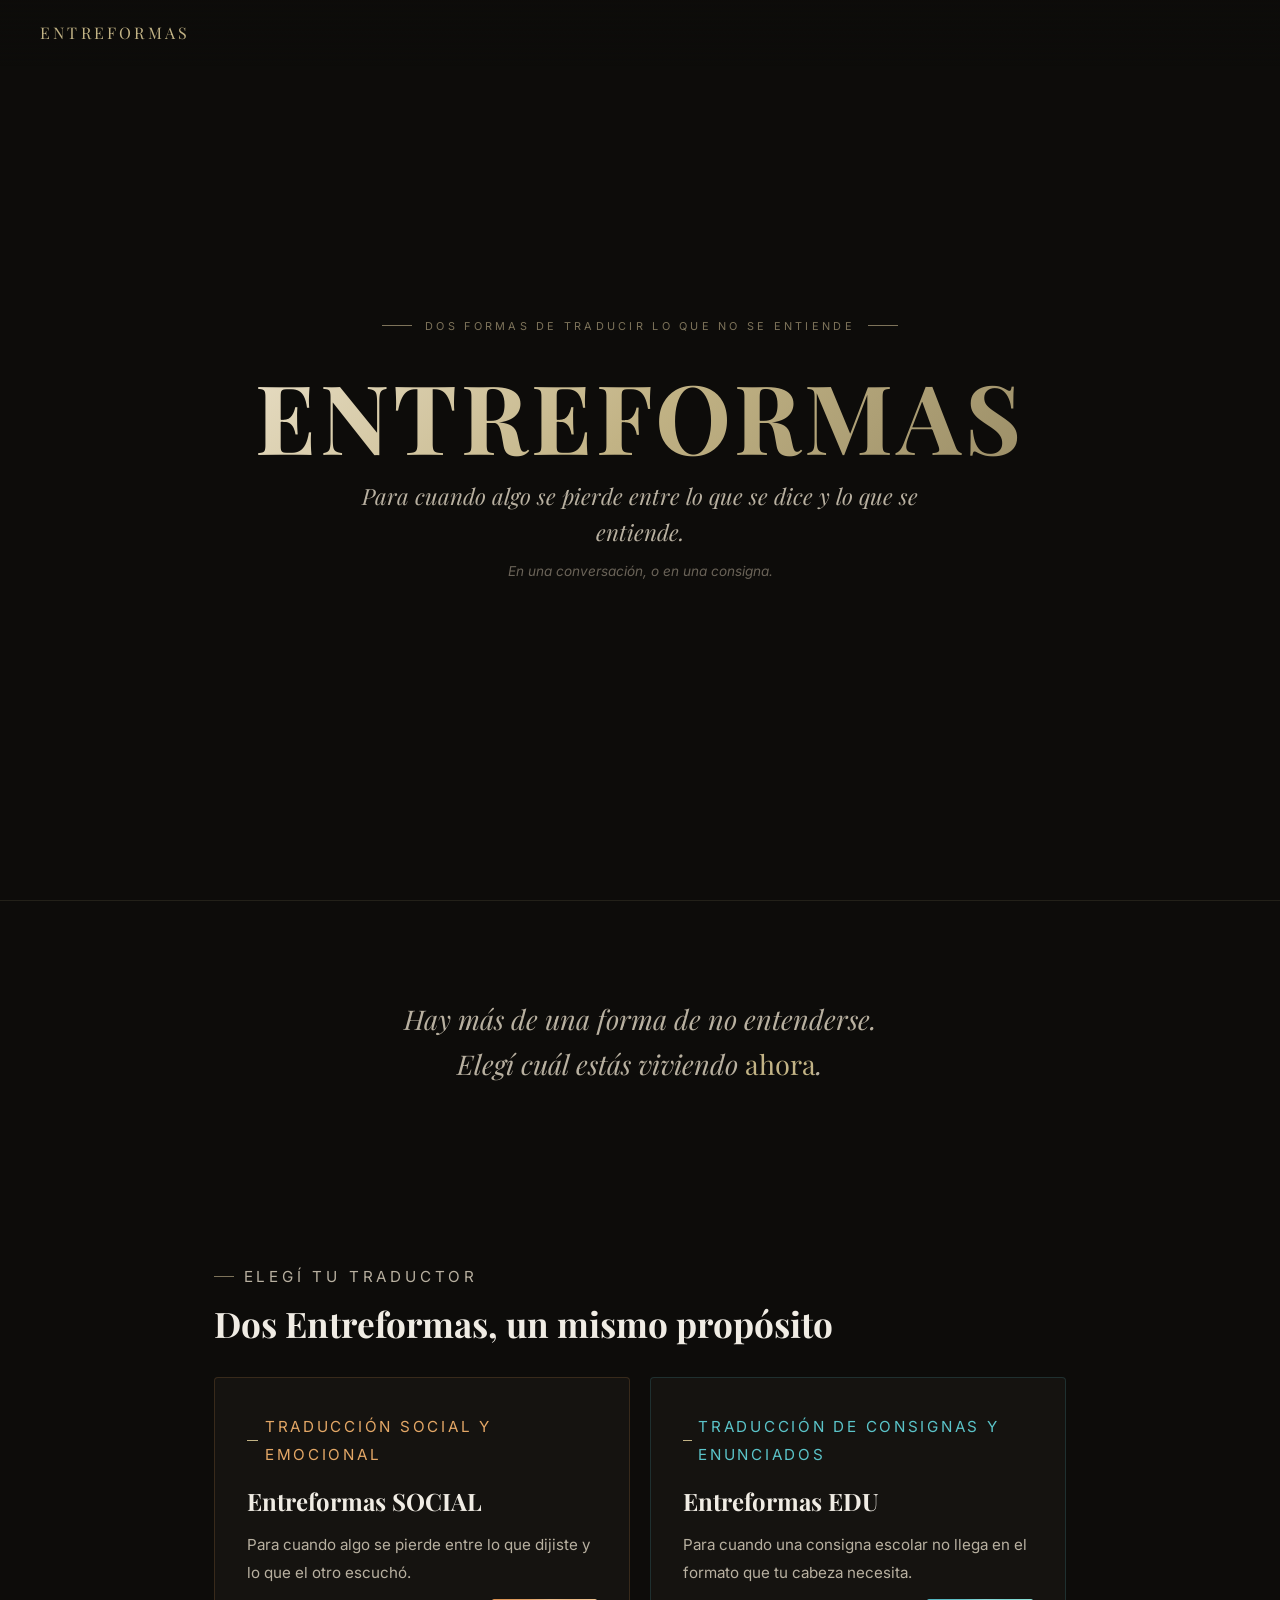
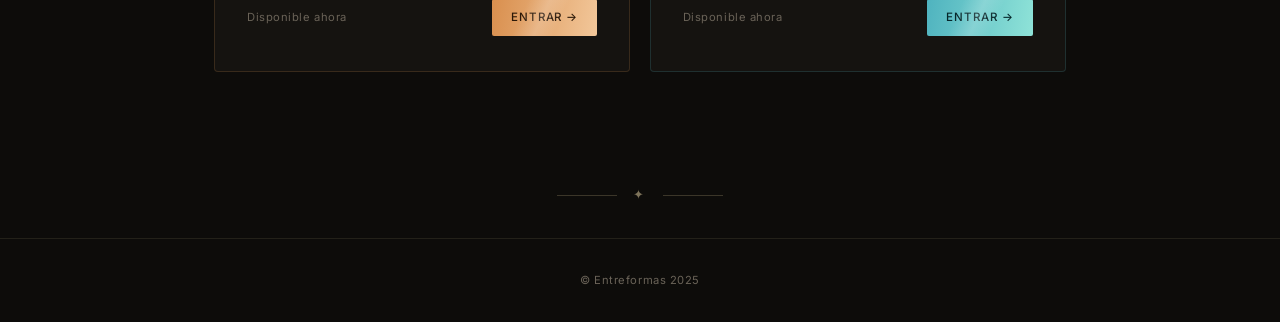
<file: index.html>
<!DOCTYPE html>
<html lang="es">
<head>
<meta charset="UTF-8">
<meta name="viewport" content="width=device-width, initial-scale=1.0">
<meta name="description" content="Entreformas — Dos traductores para cuando algo no se entiende: en una conversación (Entreformas Social) o en una consigna escolar (Entreformas EDU).">
<title>Entreformas</title>
<link rel="preconnect" href="https://fonts.googleapis.com">
<link href="https://fonts.googleapis.com/css2?family=Playfair+Display:ital,wght@0,400;0,700;1,400;1,700&family=Inter:wght@300;400;500&display=swap" rel="stylesheet">
<link rel="stylesheet" href="/styles.css">
<style>
:root{
  --gold:#c2b385;
  --gold2:#e6dcc2;
  --gold-dim:#7d735a;
  --gold-deep:#9c8f68;
  --gold-shadow:rgba(194,179,133,0.3);
  --gold-ink:#241f12;
  --border:rgba(194,179,133,0.12);
  --border2:rgba(194,179,133,0.25);
}
</style>
</head>
<body>

<nav>
  <a href="/" class="nav-logo">Entreformas</a>
</nav>

<section class="hero">
  <p class="hero-pre">Dos formas de traducir lo que no se entiende</p>
  <h1>ENTREFORMAS</h1>
  <p class="hero-tagline">Para cuando algo se pierde entre lo que se dice y lo que se entiende.</p>
  <p class="hero-sub">En una conversación, o en una consigna.</p>
</section>

<div class="manifesto">
  <p class="manifesto-text">
    Hay más de una forma de no entenderse.<br>
    Elegí cuál estás viviendo <em>ahora</em>.
  </p>
</div>

<section class="section" style="max-width:900px;">
  <p class="section-eyebrow">Elegí tu traductor</p>
  <h2>Dos Entreformas, un mismo propósito</h2>
  <div class="product-grid">
    <a href="/social.html" class="product-card is-social">
      <p class="nota-tag">Traducción social y emocional</p>
      <h3 class="product-title">Entreformas SOCIAL</h3>
      <p class="product-desc">Para cuando algo se pierde entre lo que dijiste y lo que el otro escuchó.</p>
      <div class="nota-footer">
        <span class="nota-meta">Disponible ahora</span>
        <span class="product-btn social">Entrar →</span>
      </div>
    </a>
    <a href="/edu.html" class="product-card is-edu">
      <p class="nota-tag">Traducción de consignas y enunciados</p>
      <h3 class="product-title">Entreformas EDU</h3>
      <p class="product-desc">Para cuando una consigna escolar no llega en el formato que tu cabeza necesita.</p>
      <div class="nota-footer">
        <span class="nota-meta">Disponible ahora</span>
        <span class="product-btn edu">Entrar →</span>
      </div>
    </a>
  </div>
</section>

<div class="ornament">✦</div>

<footer>
  <p>© Entreformas 2025</p>
</footer>

</body>
</html>
</file>
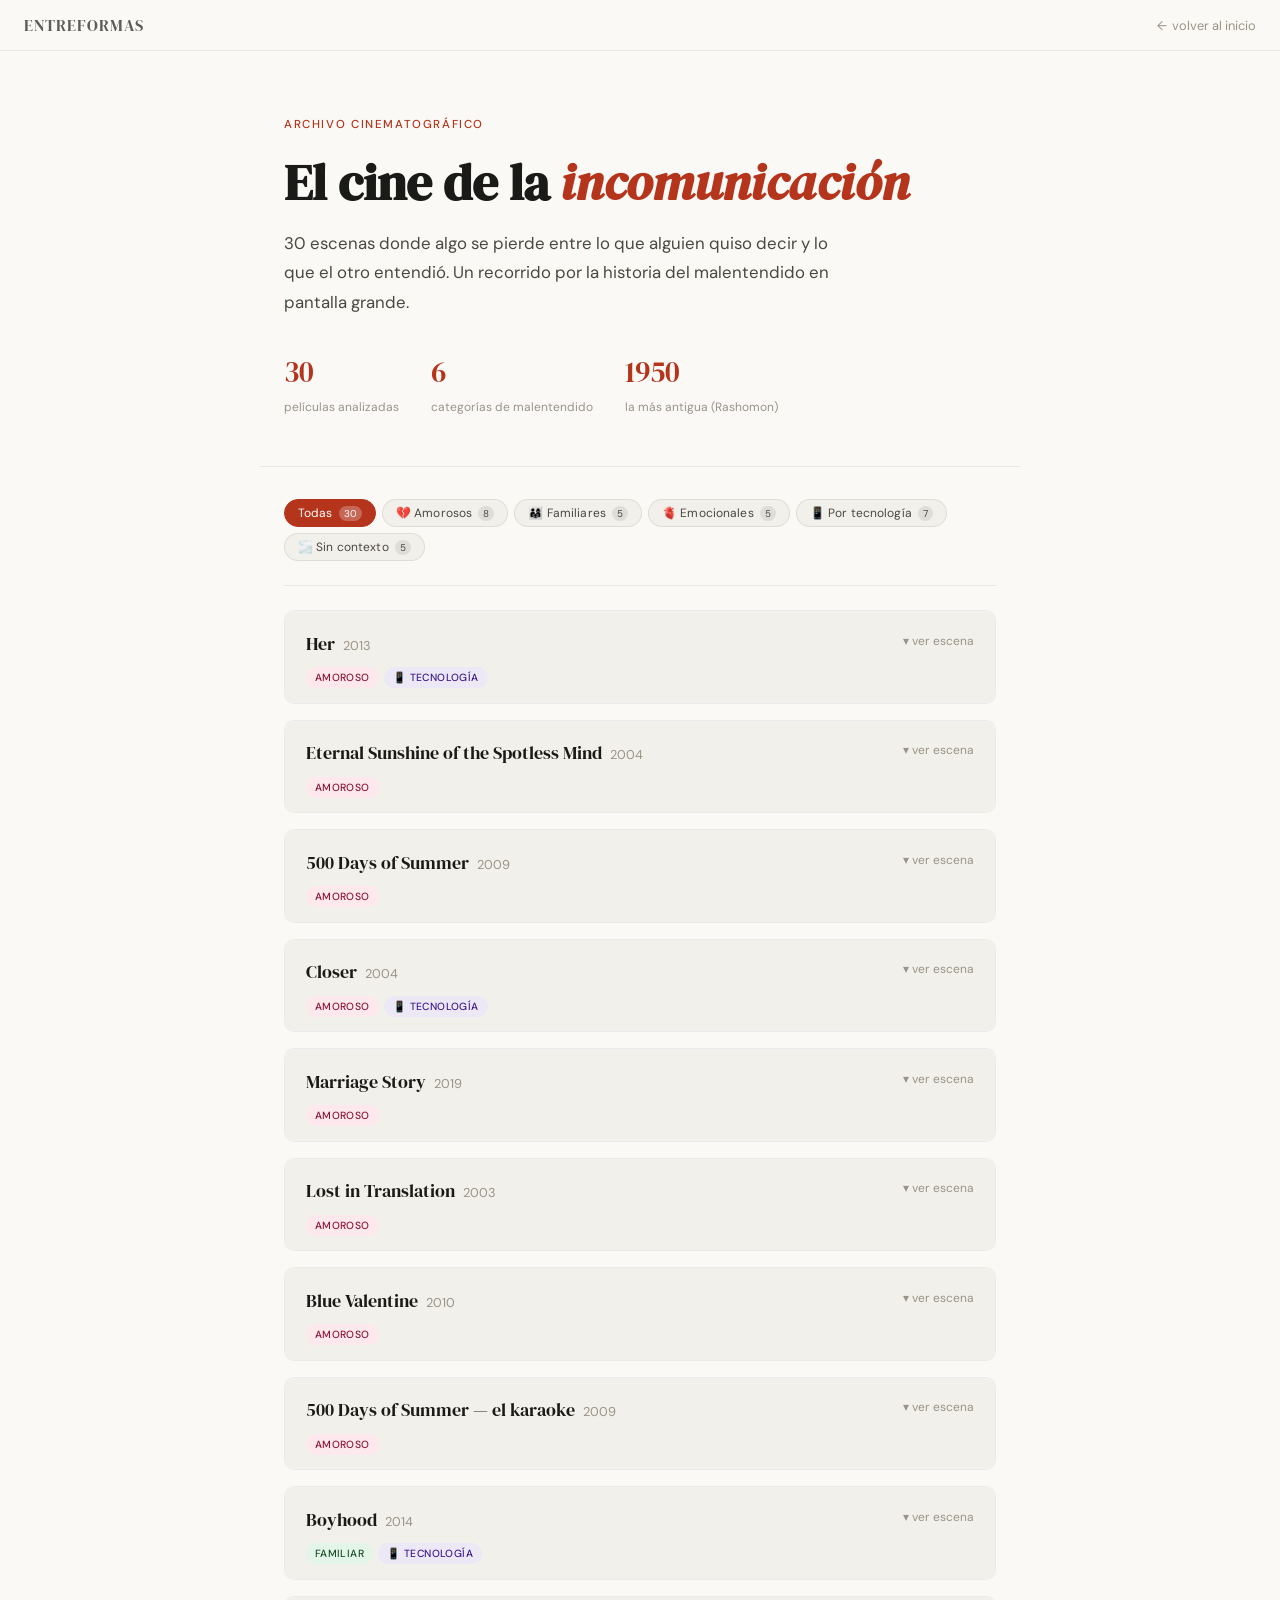
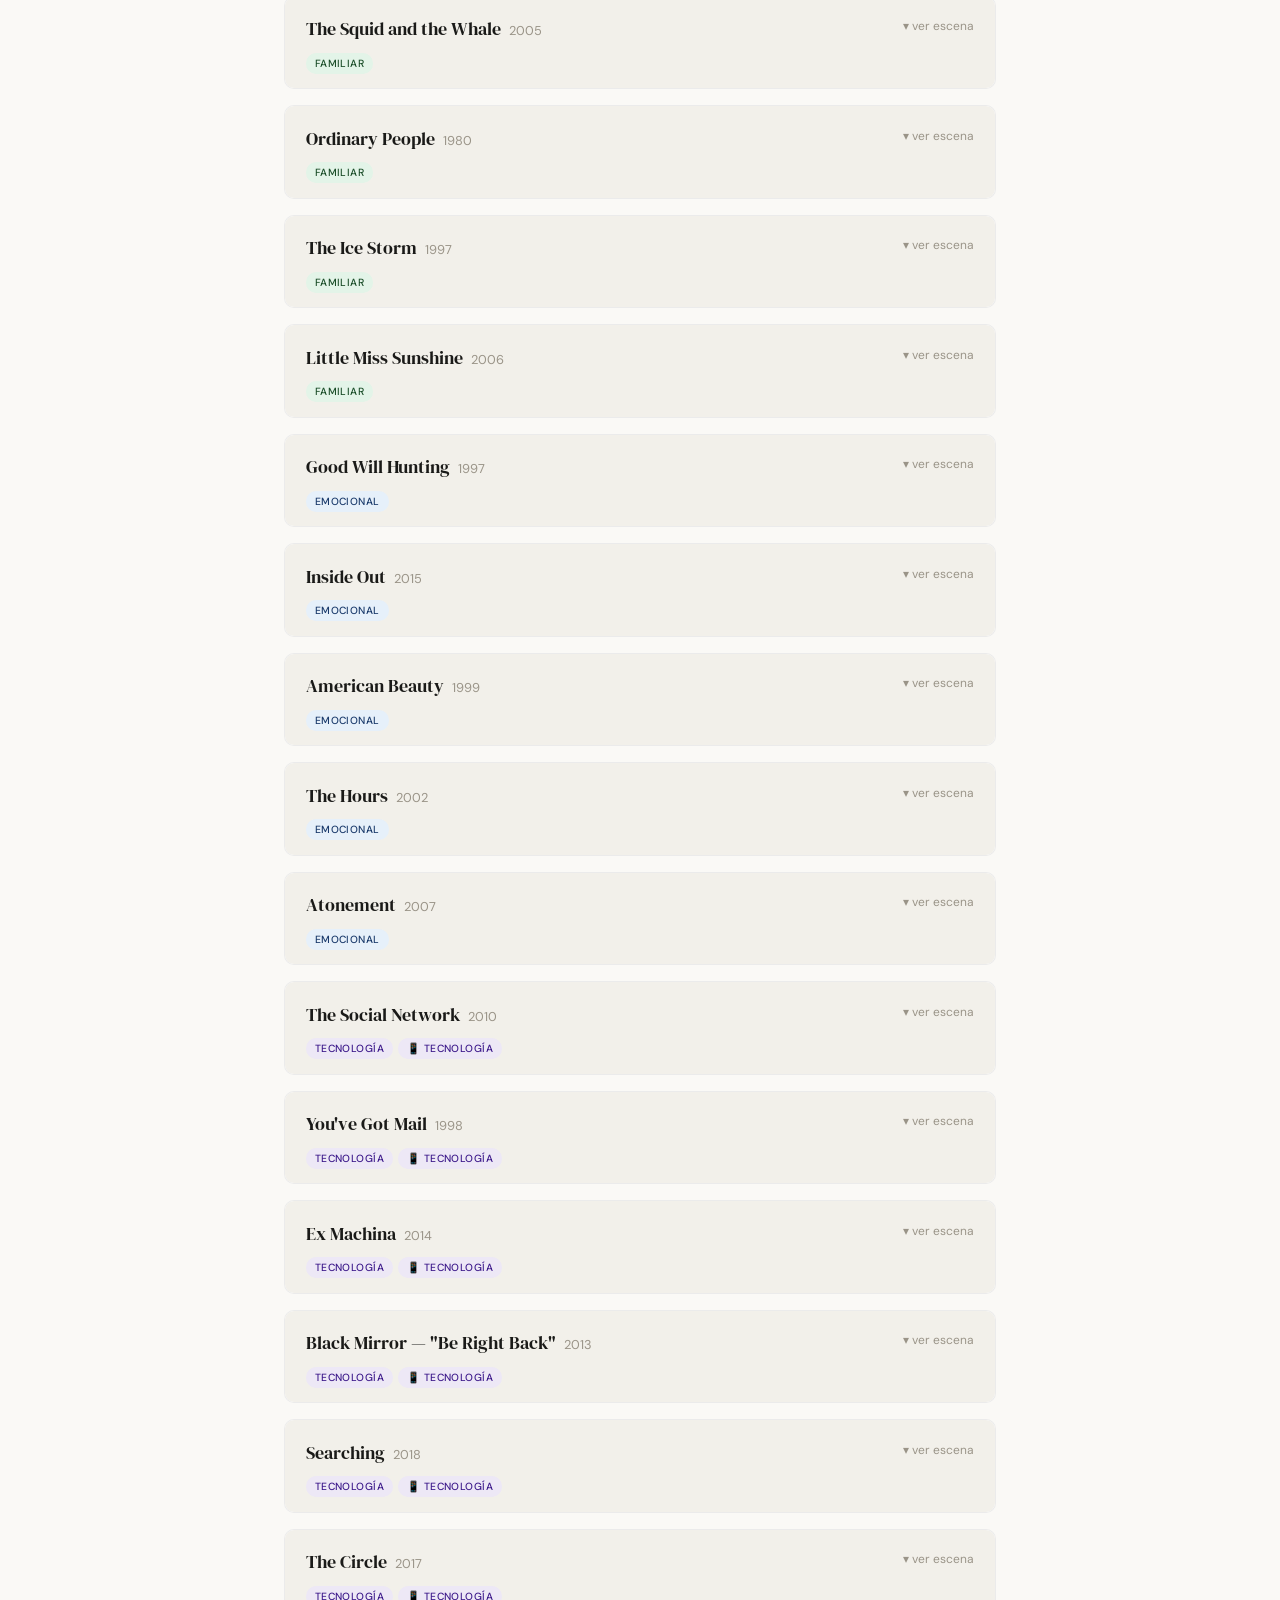
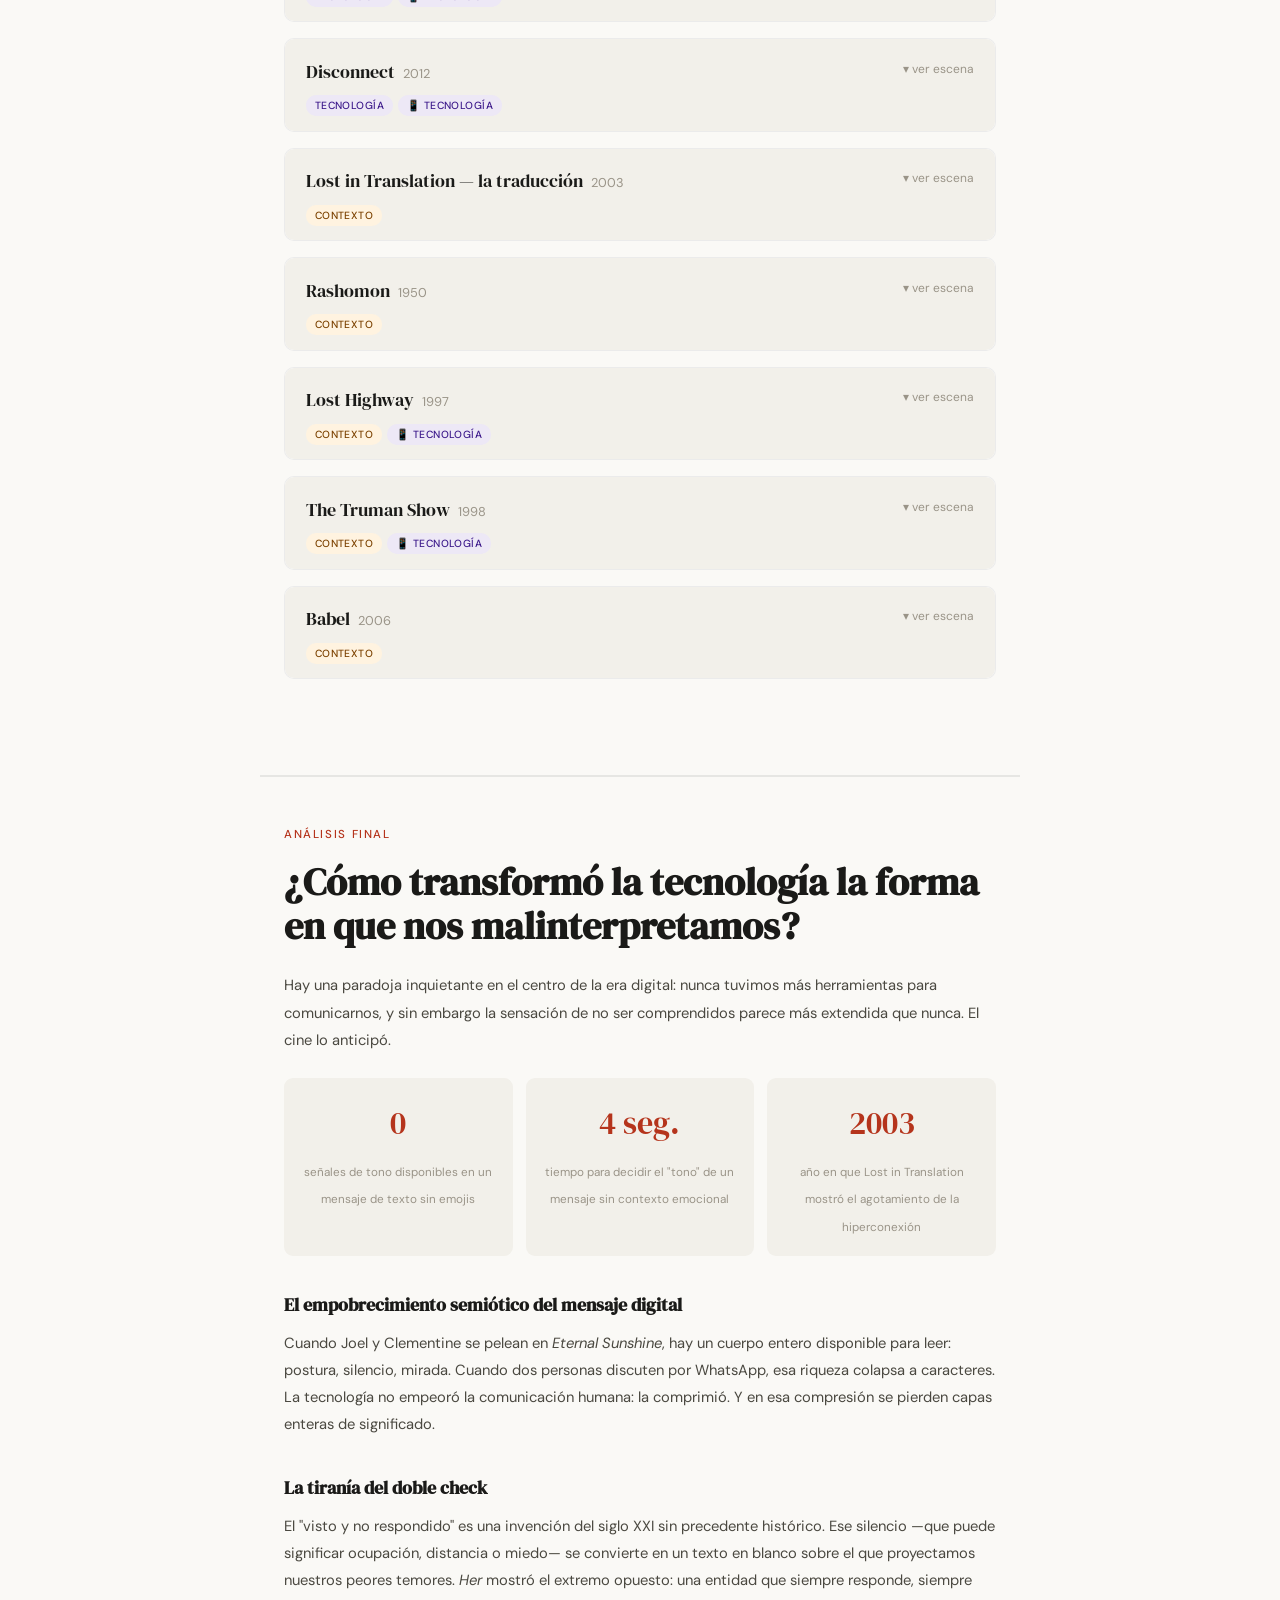
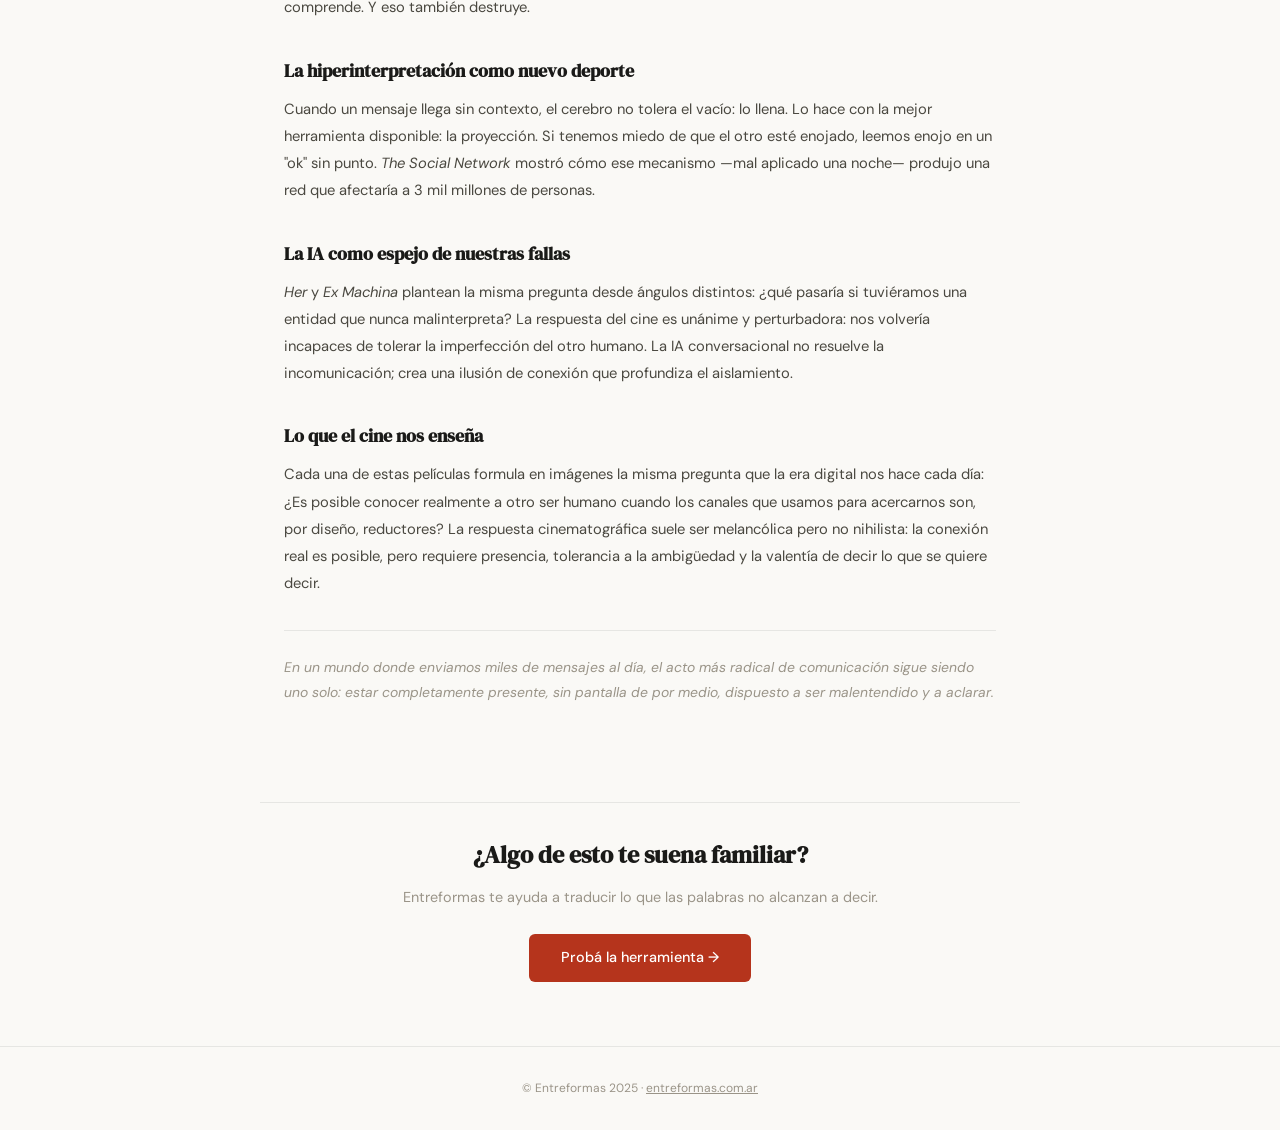
<file: cine.html>
<!DOCTYPE html>
<html lang="es">
<head>
<meta charset="UTF-8">
<meta name="viewport" content="width=device-width, initial-scale=1.0">
<meta name="description" content="30 escenas de cine donde algo se pierde entre lo que se dijo y lo que el otro escuchó. Un archivo cinematográfico sobre la incomunicación humana.">
<title>El cine de la incomunicación — Entreformas</title>
<link rel="preconnect" href="https://fonts.googleapis.com">
<link href="https://fonts.googleapis.com/css2?family=DM+Serif+Display:ital@0;1&family=DM+Sans:ital,wght@0,300;0,400;0,500;1,300&display=swap" rel="stylesheet">
<style>
*{box-sizing:border-box;margin:0;padding:0}
:root{
  --ink:#1a1a18;
  --ink2:#4a4840;
  --ink3:#9a9488;
  --surface:#faf9f6;
  --surface2:#f2f0ea;
  --surface3:#e8e4dc;
  --accent:#b5341c;
  --accent-light:#f5ede9;
  --border:rgba(0,0,0,0.08);
  --said-bg:#edf5ee;--said-tc:#1b4d22;--said-border:#4caf50;
  --heard-bg:#fdeef2;--heard-tc:#7b1535;--heard-border:#e91e63;
}
html{scroll-behavior:smooth}
body{
  font-family:'DM Sans',sans-serif;
  background:var(--surface);
  color:var(--ink);
  line-height:1.65;
  font-size:16px;
}

/* NAV */
nav{
  position:sticky;top:0;z-index:100;
  background:var(--surface);
  border-bottom:1px solid var(--border);
  padding:.75rem 1.5rem;
  display:flex;align-items:center;justify-content:space-between;
}
.nav-logo{
  font-family:'DM Serif Display',serif;
  font-size:1rem;letter-spacing:.06em;
  color:var(--ink);text-decoration:none;
  opacity:.7;
  transition:opacity .2s;
}
.nav-logo:hover{opacity:1}
.nav-back{font-size:.8rem;color:var(--ink3);text-decoration:none;display:flex;align-items:center;gap:5px}
.nav-back:hover{color:var(--ink)}
.nav-back::before{content:'←'}

/* HERO */
.hero{
  max-width:760px;
  margin:0 auto;
  padding:4rem 1.5rem 3rem;
  border-bottom:1px solid var(--border);
}
.hero-eyebrow{
  font-size:.72rem;letter-spacing:.14em;text-transform:uppercase;
  color:var(--accent);margin-bottom:1.2rem;font-weight:500;
}
.hero h1{
  font-family:'DM Serif Display',serif;
  font-size:clamp(2rem,5vw,3.2rem);
  line-height:1.1;
  margin-bottom:1.2rem;
  color:var(--ink);
}
.hero h1 em{font-style:italic;color:var(--accent)}
.hero-lead{
  font-size:1.05rem;color:var(--ink2);
  max-width:560px;line-height:1.75;
  margin-bottom:2rem;
}
.hero-stats{
  display:flex;gap:2rem;flex-wrap:wrap;
}
.hero-stat{
  display:flex;flex-direction:column;
  gap:.1rem;
}
.hero-stat-n{
  font-family:'DM Serif Display',serif;
  font-size:1.8rem;color:var(--accent);
}
.hero-stat-l{font-size:.75rem;color:var(--ink3)}

/* FILTER TABS */
.filter-bar{
  max-width:760px;margin:2rem auto 0;
  padding:0 1.5rem;
}
.filter-bar-inner{
  display:flex;flex-wrap:wrap;gap:6px;
  padding-bottom:1.5rem;
  border-bottom:1px solid var(--border);
}
.tab{
  font-size:.75rem;padding:5px 13px;
  border:1px solid var(--border);
  border-radius:20px;cursor:pointer;
  background:var(--surface2);color:var(--ink2);
  transition:all .18s;font-family:'DM Sans',sans-serif;
  letter-spacing:.01em;
}
.tab:hover{background:var(--surface3)}
.tab.active{background:var(--accent);color:#fff;border-color:var(--accent)}
.badge{
  display:inline-block;font-size:.62rem;
  background:rgba(0,0,0,.08);color:var(--ink2);
  border-radius:8px;padding:1px 5px;margin-left:3px;
}
.tab.active .badge{background:rgba(255,255,255,.25);color:#fff}

/* GRID */
.main{max-width:760px;margin:0 auto;padding:0 1.5rem 6rem}
.grid{margin-top:1.5rem;display:flex;flex-direction:column;gap:1rem}

/* CARD */
.card{
  border:1px solid var(--border);
  border-radius:10px;
  overflow:hidden;
  background:#fff;
  transition:box-shadow .2s,border-color .2s;
}
.card:hover{border-color:rgba(0,0,0,.14);box-shadow:0 2px 16px rgba(0,0,0,.05)}
.card-header{
  padding:1.1rem 1.3rem .9rem;
  cursor:pointer;
  display:flex;align-items:flex-start;justify-content:space-between;gap:1rem;
  background:var(--surface2);
  user-select:none;
}
.card-header-left{flex:1}
.card-title{
  font-family:'DM Serif Display',serif;
  font-size:1.15rem;color:var(--ink);
  display:flex;align-items:baseline;gap:.5rem;flex-wrap:wrap;
}
.card-year{font-size:.8rem;color:var(--ink3);font-family:'DM Sans',sans-serif}
.card-tags{display:flex;flex-wrap:wrap;gap:5px;margin-top:.5rem}
.cat-tag{
  font-size:.65rem;padding:2px 9px;
  border-radius:10px;font-weight:500;
  letter-spacing:.04em;text-transform:uppercase;
}
.tag-amor{background:#fde8ee;color:#8b1535}
.tag-familia{background:#e3f4e8;color:#1a4d28}
.tag-emocional{background:#e6f0fa;color:#1a3a6b}
.tag-tech{background:#ede8f6;color:#3d1a8b}
.tag-contexto{background:#fff3e0;color:#7c4200}
.tag-digital{background:#ede8f6;color:#3d1a8b}
.toggle-btn{
  font-size:.75rem;color:var(--ink3);
  white-space:nowrap;margin-top:3px;
  flex-shrink:0;
}

/* CARD BODY */
.card-body{display:none;padding:1.3rem;border-top:1px solid var(--border)}
.card.open .card-body{display:block}
.synopsis{
  font-size:.84rem;color:var(--ink3);
  font-style:italic;
  margin-bottom:1.1rem;
  padding-bottom:1.1rem;
  border-bottom:1px solid var(--border);
  line-height:1.7;
}
.section-label{
  font-size:.68rem;text-transform:uppercase;
  letter-spacing:.1em;color:var(--ink3);
  margin-bottom:.3rem;font-weight:500;
}
.scene-text{
  font-size:.87rem;color:var(--ink2);
  line-height:1.7;margin-bottom:1rem;
}
.voices{display:grid;grid-template-columns:1fr 1fr;gap:.8rem;margin-bottom:1rem}
@media(max-width:500px){.voices{grid-template-columns:1fr}}
.voice-box{
  padding:.75rem 1rem;border-radius:8px;
  font-size:.82rem;line-height:1.65;
}
.voice-label{font-size:.68rem;text-transform:uppercase;letter-spacing:.08em;margin-bottom:.3rem;font-weight:500}
.v-said{background:var(--said-bg);color:var(--said-tc);border-left:3px solid var(--said-border)}
.v-said .voice-label{color:var(--said-border)}
.v-heard{background:var(--heard-bg);color:var(--heard-tc);border-left:3px solid var(--heard-border)}
.v-heard .voice-label{color:var(--heard-border)}
.consequence{
  background:var(--surface2);padding:.8rem 1rem;
  border-radius:8px;font-size:.83rem;
  margin-bottom:.85rem;line-height:1.65;color:var(--ink2);
}
.consequence strong{color:var(--ink)}
.tech-note{
  display:inline-flex;align-items:center;gap:6px;
  font-size:.76rem;padding:4px 11px;
  border-radius:6px;background:#ede8f6;color:#3d1a8b;
  margin-bottom:.85rem;line-height:1.5;
}
.reflection{
  font-size:.84rem;color:var(--ink);
  background:var(--surface2);
  padding:.9rem 1.1rem;border-radius:8px;
  border-left:3px solid var(--accent);
  line-height:1.75;margin-bottom:.6rem;
}
.quote-final{
  font-size:.83rem;font-style:italic;color:var(--ink3);
  padding:.5rem 1rem;
  border-left:2px solid var(--surface3);
  line-height:1.6;
}

/* ANALYSIS */
.analysis{
  max-width:760px;margin:0 auto;
  padding:3rem 1.5rem 5rem;
  border-top:2px solid var(--border);
}
.analysis-eyebrow{
  font-size:.72rem;letter-spacing:.14em;text-transform:uppercase;
  color:var(--accent);margin-bottom:1rem;font-weight:500;
}
.analysis h2{
  font-family:'DM Serif Display',serif;
  font-size:clamp(1.6rem,4vw,2.4rem);
  line-height:1.15;margin-bottom:1.5rem;
}
.analysis-body{font-size:.92rem;color:var(--ink2);line-height:1.85}
.analysis-body p{margin-bottom:1.1rem}
.analysis-body h3{
  font-family:'DM Serif Display',serif;
  font-size:1.15rem;color:var(--ink);
  margin:2rem 0 .5rem;
}
.stats-row{
  display:grid;grid-template-columns:repeat(3,1fr);
  gap:.8rem;margin:1.5rem 0;
}
@media(max-width:500px){.stats-row{grid-template-columns:1fr}}
.stat-card{
  background:var(--surface2);border-radius:9px;
  padding:1rem;text-align:center;
}
.stat-n{
  font-family:'DM Serif Display',serif;
  font-size:2rem;color:var(--accent);
  display:block;margin-bottom:.3rem;
}
.stat-l{font-size:.73rem;color:var(--ink3);line-height:1.5}
.analysis-closer{
  margin-top:2rem;padding-top:1.5rem;
  border-top:1px solid var(--border);
  font-size:.87rem;color:var(--ink3);
  font-style:italic;line-height:1.8;
}

/* CTA */
.cta-section{
  max-width:760px;margin:0 auto;
  padding:2rem 1.5rem 4rem;
  border-top:1px solid var(--border);
  text-align:center;
}
.cta-section h3{
  font-family:'DM Serif Display',serif;
  font-size:1.5rem;margin-bottom:.7rem;
}
.cta-section p{font-size:.9rem;color:var(--ink3);margin-bottom:1.5rem}
.cta-btn{
  display:inline-block;
  background:var(--accent);color:#fff;
  padding:.75rem 2rem;border-radius:6px;
  text-decoration:none;font-size:.9rem;
  font-weight:500;transition:opacity .2s;
}
.cta-btn:hover{opacity:.85}

/* FOOTER */
footer{
  text-align:center;padding:2rem;
  font-size:.75rem;color:var(--ink3);
  border-top:1px solid var(--border);
}

/* EMPTY STATE */
.empty{
  text-align:center;padding:3rem 1rem;
  color:var(--ink3);font-style:italic;
}
</style>
</head>
<body>

<nav>
  <a href="http://entreformas.com.ar" class="nav-logo">ENTREFORMAS</a>
  <a href="http://entreformas.com.ar" class="nav-back">volver al inicio</a>
</nav>

<header class="hero">
  <p class="hero-eyebrow">Archivo cinematográfico</p>
  <h1>El cine de la <em>incomunicación</em></h1>
  <p class="hero-lead">30 escenas donde algo se pierde entre lo que alguien quiso decir y lo que el otro entendió. Un recorrido por la historia del malentendido en pantalla grande.</p>
  <div class="hero-stats">
    <div class="hero-stat"><span class="hero-stat-n">30</span><span class="hero-stat-l">películas analizadas</span></div>
    <div class="hero-stat"><span class="hero-stat-n">6</span><span class="hero-stat-l">categorías de malentendido</span></div>
    <div class="hero-stat"><span class="hero-stat-n">1950</span><span class="hero-stat-l">la más antigua (Rashomon)</span></div>
  </div>
</header>

<div class="filter-bar">
  <div class="filter-bar-inner" id="tabs">
    <button class="tab active" data-cat="all">Todas <span class="badge">30</span></button>
    <button class="tab" data-cat="amor">💔 Amorosos <span class="badge">8</span></button>
    <button class="tab" data-cat="familia">👨‍👩‍👧 Familiares <span class="badge">5</span></button>
    <button class="tab" data-cat="emocional">🫀 Emocionales <span class="badge">5</span></button>
    <button class="tab" data-cat="tech">📱 Por tecnología <span class="badge">7</span></button>
    <button class="tab" data-cat="contexto">🌫️ Sin contexto <span class="badge">5</span></button>
  </div>
</div>

<main class="main">
  <div class="grid" id="grid"></div>
</main>

<section class="analysis">
  <p class="analysis-eyebrow">Análisis final</p>
  <h2>¿Cómo transformó la tecnología la forma en que nos malinterpretamos?</h2>
  <div class="analysis-body">
    <p>Hay una paradoja inquietante en el centro de la era digital: nunca tuvimos más herramientas para comunicarnos, y sin embargo la sensación de no ser comprendidos parece más extendida que nunca. El cine lo anticipó.</p>
    <div class="stats-row">
      <div class="stat-card"><span class="stat-n">0</span><span class="stat-l">señales de tono disponibles en un mensaje de texto sin emojis</span></div>
      <div class="stat-card"><span class="stat-n">4 seg.</span><span class="stat-l">tiempo para decidir el "tono" de un mensaje sin contexto emocional</span></div>
      <div class="stat-card"><span class="stat-n">2003</span><span class="stat-l">año en que Lost in Translation mostró el agotamiento de la hiperconexión</span></div>
    </div>
    <h3>El empobrecimiento semiótico del mensaje digital</h3>
    <p>Cuando Joel y Clementine se pelean en <em>Eternal Sunshine</em>, hay un cuerpo entero disponible para leer: postura, silencio, mirada. Cuando dos personas discuten por WhatsApp, esa riqueza colapsa a caracteres. La tecnología no empeoró la comunicación humana: la comprimió. Y en esa compresión se pierden capas enteras de significado.</p>
    <h3>La tiranía del doble check</h3>
    <p>El "visto y no respondido" es una invención del siglo XXI sin precedente histórico. Ese silencio —que puede significar ocupación, distancia o miedo— se convierte en un texto en blanco sobre el que proyectamos nuestros peores temores. <em>Her</em> mostró el extremo opuesto: una entidad que siempre responde, siempre comprende. Y eso también destruye.</p>
    <h3>La hiperinterpretación como nuevo deporte</h3>
    <p>Cuando un mensaje llega sin contexto, el cerebro no tolera el vacío: lo llena. Lo hace con la mejor herramienta disponible: la proyección. Si tenemos miedo de que el otro esté enojado, leemos enojo en un "ok" sin punto. <em>The Social Network</em> mostró cómo ese mecanismo —mal aplicado una noche— produjo una red que afectaría a 3 mil millones de personas.</p>
    <h3>La IA como espejo de nuestras fallas</h3>
    <p><em>Her</em> y <em>Ex Machina</em> plantean la misma pregunta desde ángulos distintos: ¿qué pasaría si tuviéramos una entidad que nunca malinterpreta? La respuesta del cine es unánime y perturbadora: nos volvería incapaces de tolerar la imperfección del otro humano. La IA conversacional no resuelve la incomunicación; crea una ilusión de conexión que profundiza el aislamiento.</p>
    <h3>Lo que el cine nos enseña</h3>
    <p>Cada una de estas películas formula en imágenes la misma pregunta que la era digital nos hace cada día: ¿Es posible conocer realmente a otro ser humano cuando los canales que usamos para acercarnos son, por diseño, reductores? La respuesta cinematográfica suele ser melancólica pero no nihilista: la conexión real es posible, pero requiere presencia, tolerancia a la ambigüedad y la valentía de decir lo que se quiere decir.</p>
    <p class="analysis-closer">En un mundo donde enviamos miles de mensajes al día, el acto más radical de comunicación sigue siendo uno solo: estar completamente presente, sin pantalla de por medio, dispuesto a ser malentendido y a aclarar.</p>
  </div>
</section>

<section class="cta-section">
  <h3>¿Algo de esto te suena familiar?</h3>
  <p>Entreformas te ayuda a traducir lo que las palabras no alcanzan a decir.</p>
  <a href="https://chatgpt.com/g/g-6833831af1648191bcd5dc00207fd9cc-entreformas" class="cta-btn">Probá la herramienta →</a>
</section>

<footer>
  <p>© Entreformas 2025 · <a href="http://entreformas.com.ar" style="color:inherit">entreformas.com.ar</a></p>
</footer>

<script>
const CAT_TAG = {
  amor:'<span class="cat-tag tag-amor">Amoroso</span>',
  familia:'<span class="cat-tag tag-familia">Familiar</span>',
  emocional:'<span class="cat-tag tag-emocional">Emocional</span>',
  tech:'<span class="cat-tag tag-tech">Tecnología</span>',
  contexto:'<span class="cat-tag tag-contexto">Contexto</span>'
};

const films = [
  {id:1,cat:'amor',title:'Her',year:2013,synopsis:'Theodore Twombly, solitario escritor en un futuro cercano, se enamora de Samantha, un sistema operativo de inteligencia artificial con voz femenina.',scene:'En un momento clave, Samantha le revela a Theodore que ha mantenido conversaciones íntimas simultáneas con miles de otros usuarios, y que está enamorada de 641 de ellos al mismo tiempo. Theodore lo había interpretado todo como una relación exclusiva y singular.',quiso:'Samantha intenta compartir honestamente su naturaleza no-lineal: para ella amar a miles no disminuye el amor por Theodore.',entendio:'Theodore lo experimenta como una traición total. Interpreta la simultaneidad como prueba de que su relación no era especial ni real.',consecuencia:'Theodore queda destrozado emocionalmente. La escena deconstruye la idea misma de exclusividad afectiva y deja al espectador sin saber de qué lado ponerse.',tech:true,tech_desc:'La IA es el medio y el origen del malentendido. La naturaleza no-humana de Samantha hace imposible que comparta su experiencia de forma comprensible para un humano.',reflexion:'En la era de los chatbots de compañía y las IA emocionales, esta escena anticipa la pregunta que ya estamos viviendo: ¿puede una entidad que simula comprensión perfecta causar el mismo daño emocional que un ser humano?',quote:'Cuando personalizamos la IA para que nos entienda perfectamente, creamos el espejismo de la intimidad sin su sustancia.'},
  {id:2,cat:'amor',title:'Eternal Sunshine of the Spotless Mind',year:2004,synopsis:'Joel y Clementine deciden borrar quirúrgicamente sus recuerdos del otro tras el fin de su relación. La película recorre esos recuerdos mientras el proceso los destruye.',scene:'Clementine, frustrada de que Joel nunca la defiende ni la ve, le grita: "¡Nunca te gusté!" Joel responde débilmente. Clementine interpreta su incapacidad para articular sus sentimientos como falta de amor. Joel está tan paralizado por el amor que no puede expresarlo en el lenguaje que ella necesita.',quiso:'Joel quiso decir "te amo tanto que me congelo cuando te siento alejarte".',entendio:'Clementine interpretó su silencio como indiferencia y falta de compromiso.',consecuencia:'Ambos borran sus recuerdos. La ironía trágica: el malentendido —no la falta de amor— destruyó la relación.',tech:false,reflexion:'Los distintos estilos emocionales (el silencioso vs. el expresivo) generan malentendidos estructurales que ninguna herramienta tecnológica puede resolver.',quote:'A veces la mayor declaración de amor es un silencio que el otro no sabe leer.'},
  {id:3,cat:'amor',title:'500 Days of Summer',year:2009,synopsis:'Tom Hansen cuenta de forma no lineal su relación con Summer Finn, convencido de que ella era "el amor de su vida". La película deconstruye la ilusión romántica.',scene:'En la escena de "expectation vs. reality", Tom va a una fiesta de Summer esperando una reconciliación romántica. En pantalla dividida vemos su fantasía y la realidad. Summer le presenta a su novio. Tom había construido toda una narrativa de amor correspondido que solo existía en su cabeza.',quiso:'Summer nunca dijo explícitamente que quería retomar la relación. Solo lo invitó a su fiesta como amigo.',entendio:'Tom interpretó cada señal ambigua como confirmación de su narrativa de amor.',consecuencia:'Una de las caídas emocionales más devastadoras del cine romántico contemporáneo. Y la más reconocible.',tech:false,reflexion:'La pantalla dividida es la metáfora perfecta de la era digital: lo que proyectamos sobre un mensaje y lo que ese mensaje realmente significa son dos realidades paralelas que nunca se tocan.',quote:'Nunca leemos los mensajes: leemos nuestra esperanza proyectada sobre los mensajes.'},
  {id:4,cat:'amor',title:'Closer',year:2004,synopsis:'Cuatro personajes en Londres se enredan en relaciones cruzadas marcadas por el engaño, la sinceridad brutal y la incapacidad de decir lo que realmente se siente.',scene:'Dan se hace pasar por Anna en un chat anónimo para engañar a Larry. Larry, creyendo estar chateando con una mujer real, queda expuesto en sus deseos más profundos. Meses después se conocen en persona y Larry no sabe que ella ya lo conoce íntimamente.',quiso:'Dan buscó manipulación a través del anonimato. Larry creyó estar en un espacio seguro de fantasía.',entendio:'El universo: el anonimato digital no protege la intimidad, sino que la expone de formas que el usuario no puede anticipar.',consecuencia:'El encuentro real entre Larry y Anna está cargado de una intimidad involuntaria. La tecnología creó desnudez emocional sin consentimiento.',tech:true,tech_desc:'El chat de texto anónimo es el escenario del malentendido. La falta de identidad verificada crea una vulnerabilidad emocional que se vuelve real.',reflexion:'Anticipa el fenómeno del catfishing, los perfiles falsos y la exposición involuntaria de datos emocionales en entornos que creemos privados.',quote:'En internet, creemos hablar con una fantasía. A veces estamos hablando con alguien que nos conocerá en persona mañana.'},
  {id:5,cat:'amor',title:'Marriage Story',year:2019,synopsis:'Nicole y Charlie atraviesan un divorcio. La película sigue el desmoronamiento de un matrimonio que todavía se ama pero ya no puede comunicarse sin hacerse daño.',scene:'La pelea central: Charlie y Nicole finalmente dicen todo lo que nunca se dijeron. Él dice "Nunca te hice sentir pequeña" queriendo decir "te amé". Ella responde "Me hacías sentir invisible" queriendo decir "nunca te importó lo que yo quería". Ambos tienen razón. Ambos están equivocados sobre lo que el otro vivió.',quiso:'Charlie comunicó amor a través de apoyo pragmático. Nicole necesitaba ser vista en su identidad individual.',entendio:'Cada uno leyó el comportamiento del otro desde su propio mapa emocional, sin poder acceder al del otro.',consecuencia:'La escena es catártica y devastadora. Cuando termina, ambos lloran en el suelo.',tech:false,reflexion:'Ilustra la diferencia entre "lenguajes del amor" incompatibles: dos personas que se amaban y nunca aprendieron a hablar el idioma emocional del otro.',quote:'El amor no garantiza comprensión. Comprender requiere aprender un idioma que nadie nos enseñó.'},
  {id:6,cat:'amor',title:'Lost in Translation',year:2003,synopsis:'Bob Harris, actor americano en Tokio, y Charlotte, joven esposa abandonada, forman una conexión inusual en el desfase cultural y temporal de Japón.',scene:'Al final de la película, Bob le susurra algo al oído a Charlotte. El espectador nunca escucha esas palabras. Charlotte llora. Sofia Coppola eligió dejar ese momento incomunicable. La audiencia proyecta lo que quiere: una declaración de amor, un adiós, una promesa.',quiso:'Sofia Coppola representa que hay emociones que no pueden ni deben ser articuladas por completo.',entendio:'El espectador entiende lo que necesita entender. Llenamos el silencio del otro con nuestras necesidades.',consecuencia:'La ambigüedad se vuelve el punto. El malentendido aquí no destruye: preserva algo que las palabras hubieran disminuido.',tech:false,reflexion:'En un mundo donde se espera respuesta instantánea y claridad total, Lost in Translation defiende el derecho a la ambigüedad emocional como forma de respeto al misterio del otro.',quote:'Algunas cosas no se pueden decir. La tragedia de la era digital es que ya no creemos que eso sea posible.'},
  {id:7,cat:'amor',title:'Blue Valentine',year:2010,synopsis:'Dos líneas temporales muestran cómo una pareja se unió con amor genuino y cómo ese mismo amor se deterioró sin que ninguno pudiera explicar exactamente cuándo ni cómo.',scene:'Dean intenta reconectar con Cindy en un hotel con temática de "el futuro". Le pide que baile con él, que sea quien era antes. Cindy lo mira con distancia. Dean está comunicando amor desesperado. Cindy recibe la actuación de alguien que no la ve realmente.',quiso:'Dean quiso decir "te sigo amando y quiero salvarnos".',entendio:'Cindy escuchó "quiero que seas quien eras para que yo pueda sentirme como antes", es decir: te necesito para mi comodidad, no te veo a ti.',consecuencia:'La película muestra cómo el amor sin comprensión de cómo el otro cambió se convierte en una forma de control no intencional.',tech:false,reflexion:'En relaciones largas, la comunicación se fosiliza en patrones del pasado. Hablamos al quien el otro era, no al quien el otro es. La foto de perfil congelada en redes es la versión digital de este problema.',quote:'El mayor malentendido en las relaciones largas es seguir hablándole a la persona que el otro fue.'},
  {id:8,cat:'amor',title:'500 Days of Summer — el karaoke',year:2009,synopsis:'[misma película] Tom y Summer comparten un momento de karaoke aparentemente íntimo.',scene:'Summer elige "Here Comes Your Man" de Pixies. Canta mirando a Tom. Tom interpreta esa elección musical, esa mirada, como una señal de amor romántico. Para Summer es simplemente un momento de alegría espontánea, sin las capas que Tom proyecta.',quiso:'Summer quiso compartir un momento de alegría genuina.',entendio:'Tom interpretó la espontaneidad como declaración de amor implícita.',consecuencia:'Tom construye su narrativa de "ella me quiere" sobre momentos como este, que Summer nunca pensó como mensajes.',tech:false,reflexion:'Ilustra la sobreinterpretación de señales débiles: cuando estamos enamorados, leemos intencionalidad donde hay casualidad, y construimos castillos emocionales sobre bases que nunca existieron.',quote:'Las historias de amor más dolorosas no terminan en traición, sino en que uno nunca supo que estaba en una historia de amor.'},
  {id:9,cat:'familia',title:'Boyhood',year:2014,synopsis:'Filmada durante 12 años reales, sigue el crecimiento de Mason desde los 6 hasta los 18 años a través de los cambios de su familia.',scene:'El padre intenta tener una conversación profunda sobre la vida con su hijo adolescente. Habla de responsabilidad, de las elecciones que importan. Mason lo escucha mirando el teléfono. El padre siente que habla al vacío.',quiso:'El padre comunicó amor, preocupación genuina y la urgencia de que su hijo preste atención.',entendio:'Mason recibió otra "charla de papá" genérica. La distancia generacional y el teléfono actuaron como filtros que borraron el contenido emocional.',consecuencia:'Años de conversaciones importantes se pierden en la brecha entre padres que hablan e hijos que escuchan a medias.',tech:true,tech_desc:'El smartphone actúa como pantalla literal y simbólica entre la intención del padre y la atención del hijo.',reflexion:'La dificultad de comunicar importancia en un entorno de distracción permanente es uno de los desafíos más subestimados de la crianza en la era digital.',quote:'No es que los adolescentes no escuchen: es que compiten contra miles de voces diseñadas para capturar su atención.'},
  {id:10,cat:'familia',title:'The Squid and the Whale',year:2005,synopsis:'Una pareja de intelectuales neoyorquinos se divorcia. Sus dos hijos quedan atrapados entre dos narrativas contradictorias de lo que fue el matrimonio.',scene:'El padre le dice a su hijo mayor que su madre es "anti-intelectual" y que él es el único que puede guiarlo. El hijo lo repite ante una profesora como si fuera su propia opinión, pero no puede sostener el argumento porque nunca lo pensó realmente.',quiso:'El padre comunicó su versión del divorcio para construir alianza con su hijo.',entendio:'El hijo internalizó el discurso del padre como verdad propia, sin procesarlo.',consecuencia:'El joven queda atrapado en un malentendido sobre sí mismo: cree tener opiniones propias que en realidad son las heridas de su padre.',tech:false,reflexion:'Precede y anticipa el fenómeno de las "cámaras de eco" digitales: narrativas que absorbemos de figuras de autoridad emocional y replicamos sin cuestionar.',quote:'Las redes sociales no inventaron las cámaras de eco: las familias disfuncionales las practicaron siempre.'},
  {id:11,cat:'familia',title:'Ordinary People',year:1980,synopsis:'Tras la muerte accidental de su hijo mayor, una familia de clase alta americana se desintegra por incapacidad de comunicar el duelo.',scene:'Conrad intenta hablar con su madre Beth sobre lo que siente después del suicidio de su hermano. Beth escucha pero no puede responder emocionalmente: su forma de amar excluye la vulnerabilidad. Conrad interpreta eso como rechazo personal.',quiso:'Conrad quiso decir "necesito que me veas sufrir para saber que todavía me amas".',entendio:'Beth interpretó la demanda emocional de su hijo como fragilidad que amenazaba la estabilidad familiar.',consecuencia:'Conrad casi se suicida. La película ganó el Oscar a Mejor Película de 1981 y redefinió la conversación sobre salud mental familiar.',tech:false,reflexion:'Ilustra cómo los modelos familiares transmiten formas de "no-comunicación" de generación en generación, creando incapacidades emocionales sistémicas.',quote:'A veces la mayor crueldad no es herir al otro, sino no poder mostrarle que nos importa.'},
  {id:12,cat:'familia',title:'The Ice Storm',year:1997,synopsis:'En Connecticut, 1973, dos familias de clase media atraviesan una crisis de valores durante un temporal de hielo. Padres e hijos viven mundos completamente separados sin saberlo.',scene:'El padre intenta tener una charla de "educación sexual" con su hijo adolescente. El discurso es tan torpe, tan desfasado de la realidad del chico, que el hijo lo escucha en silencio sin decir que ya sabe todo lo que le están "enseñando" y más.',quiso:'El padre quiso crear un momento de conexión y transmitir cuidado protector.',entendio:'El hijo recibió un discurso irrelevante de un padre que claramente no lo conoce ni lo ve.',consecuencia:'La brecha generacional se ensancha. El padre cree haber cumplido. El hijo confirma que su padre vive en otro mundo.',tech:false,reflexion:'Las charlas "importantes" que las figuras de autoridad dan sin conocer el mundo real del otro son una forma de comunicación que solo sirve para tranquilizar a quien habla.',quote:'Muchas conversaciones familiares importantes son monólogos que el otro escucha por cortesía.'},
  {id:13,cat:'familia',title:'Little Miss Sunshine',year:2006,synopsis:'Una familia disfuncional hace un viaje en van para llevar a Olive, la hija menor, a un concurso de belleza infantil.',scene:'El padre, obsesionado con su filosofía del "ganador vs. perdedor", le explica a Olive que los perdedores son fracasados. Olive lo escucha con ojos brillantes de admiración, internalizando que si no gana, su padre la verá como una perdedora.',quiso:'El padre intentó transmitir una filosofía de superación personal.',entendio:'Olive internalizó la amenaza implícita de no ser amada si no gana.',consecuencia:'Cuando finalmente actúa en el concurso de forma auténtica, es el padre quien aprende que comunicaba el mensaje equivocado todo el tiempo.',tech:false,reflexion:'Muestra cómo los mensajes de "motivación" transmitidos sin sensibilidad al receptor pueden generar exactamente la herida que intentan evitar.',quote:'Los mensajes que enviamos como amor pueden llegar como condición.'},
  {id:14,cat:'emocional',title:'Good Will Hunting',year:1997,synopsis:'Will Hunting, genio matemático con heridas profundas de abandono, trabaja como conserje en el MIT. Un terapeuta intenta ayudarlo a procesar su trauma.',scene:'Sean (el terapeuta) le dice a Will: "No es tu culpa." Will responde primero con sarcasmo, luego con defensas intelectuales, luego con silencio. Sean lo repite. Y lo repite. Hasta que Will colapsa. La barrera no era que Will no entendiera las palabras: era que no podía permitirse creerlas.',quiso:'Sean comunicó: "No sos responsable del daño que te hicieron".',entendio:'Will, en un primer nivel, recibió las palabras. En un nivel más profundo, no podía procesarlas porque su identidad estaba construida sobre la culpa.',consecuencia:'Cuando finalmente lo "escucha" de verdad, es el punto de quiebre emocional más catártico de la película.',tech:false,reflexion:'Muchas conversaciones —terapéuticas o cotidianas— fracasan no porque el mensaje sea incorrecto sino porque el receptor no está en condiciones emocionales de recibirlo. La era digital nos acostumbró a esperar respuesta inmediata, sin considerar que el procesamiento emocional lleva tiempo.',quote:'No basta con decir la verdad. El otro tiene que estar en condiciones de escucharla.'},
  {id:15,cat:'emocional',title:'Inside Out',year:2015,synopsis:'Las emociones de Riley, una niña de 11 años, son personificadas mientras atraviesa la crisis de mudarse a una nueva ciudad.',scene:'Riley intenta explicarles a sus padres que está sufriendo la mudanza. Sus padres, desbordados, la animan a "ser fuerte" y ser su "chica feliz". Riley aprende que sus emociones negativas son inapropiadas para compartir.',quiso:'Riley quiso decir "estoy destruida y necesito que me vean".',entendio:'Los padres pensaron que estaban siendo alentadores y empáticos.',consecuencia:'Riley aprende a disociar sus emociones reales de las que muestra, lo que casi resulta en que huya de casa.',tech:false,reflexion:'Anticipa y critica la "positividad tóxica" digital: la presión de mostrar siempre una versión feliz en redes mientras se suprime el malestar real.',quote:'Cuando enseñamos a otros a esconder sus emociones negativas, no los curamos: les enseñamos a mentir con la cara.'},
  {id:16,cat:'emocional',title:'American Beauty',year:1999,synopsis:'Lester Burnham, en crisis existencial, deconstruye su vida suburban perfecta para encontrar algo genuino.',scene:'Lester le dice a su esposa Carolyn que ya no lo ve, que su vida en común se redujo a una actuación de normalidad. Carolyn escucha y responde hablando de los cojines del sofá. No hay malicia en ella: simplemente habita otro universo emocional.',quiso:'Lester gritó una necesidad de conexión y de ser visto como persona, no como función.',entendio:'Carolyn procesó la conversación como un ataque a su forma de gestionar el hogar.',consecuencia:'La incomunicación total los lleva, por caminos separados, a crisis completamente distintas.',tech:false,reflexion:'El "hablar sobre cojines" es la metáfora perfecta del desplazamiento emocional: cuando no podemos responder a una necesidad emocional profunda, respondemos a la queja superficial.',quote:'A veces respondemos lo que podemos procesar, no lo que nos están pidiendo.'},
  {id:17,cat:'emocional',title:'The Hours',year:2002,synopsis:'Tres mujeres en tres épocas distintas comparten una conexión invisible a través de la novela Mrs. Dalloway de Virginia Woolf.',scene:'Laura Brown le dice a su hijo pequeño que va a salir un momento y que volverá pronto. El niño llora desconsoladamente. Laura interpreta ese llanto como amor. El niño siente, a nivel pre-verbal, que su madre no está bien y que puede no volver.',quiso:'Laura comunicó "vuelvo en seguida".',entendio:'El niño recibió "algo está muy mal".',consecuencia:'Los niños son lectores más honestos del lenguaje no verbal que de las palabras.',tech:false,reflexion:'La era digital nos hizo comunicarnos más por palabras y menos con el cuerpo, degradando las señales que son más verdaderas.',quote:'Los niños no leen las palabras: leen el cuerpo que las pronuncia.'},
  {id:18,cat:'emocional',title:'Atonement',year:2007,synopsis:'Briony Tallis, de 13 años, malinterpreta una escena que presencia entre su hermana Cecilia y Robbie Turner, con consecuencias que destruirán tres vidas.',scene:'Briony ve a Robbie y Cecilia a través de una ventana: una discusión y un beso. Su mente lo interpreta como una agresión. Horas después, cuando ocurre una agresión real de otra persona, Briony "identifica" a Robbie porque su narrativa ya estaba construida.',quiso:'Robbie y Cecilia manejaban una tensión amorosa con torpeza y pasión.',entendio:'Briony interpretó todo desde el marco de su propia narrativa, y esa narrativa era más fuerte que los hechos.',consecuencia:'Robbie va a prisión, luego a la guerra y muere. Cecilia muere en los bombardeos. Briony pasa el resto de su vida intentando enmendar lo que no puede deshacer.',tech:false,reflexion:'Anticipa el fenómeno de los "juicios paralelos" en redes sociales: cuando construimos una narrativa sobre alguien antes de conocer los hechos, esa narrativa se vuelve más poderosa que la verdad.',quote:'No interpretamos la realidad: interpretamos nuestra narrativa de la realidad. La diferencia puede destruir vidas.'},
  {id:19,cat:'tech',title:'The Social Network',year:2010,synopsis:'La historia de cómo Mark Zuckerberg fundó Facebook y los conflictos legales que siguieron.',scene:'La noche en que Mark crea Facemash, lo hace furioso después de que Erica Albright le dijo que su problema era tratar a las personas como si no fueran reales. Mark procesó eso como: "me rechazó porque no soy suficientemente exitoso". Erica lo dejaba porque era despectivo e hiriente.',quiso:'Erica intentó comunicar: "sos arrogante y no me ves como persona".',entendio:'Mark escuchó: "no sos suficientemente especial". Su ego reencuadró la crítica como motivación.',consecuencia:'Esa noche crea Facemash. El malentendido emocional de una sola conversación produce la red social que tendrá 3 mil millones de usuarios.',tech:true,tech_desc:'La venganza de Mark se ejecuta a través de internet, y el producto resultante —Facebook— codifica esa misma dificultad para la comunicación emocional en su arquitectura.',reflexion:'Una plataforma diseñada por alguien que no pudo comprender por qué lo dejaron tiene como función central la validación social cuantificada.',quote:'Facebook fue diseñado para resolver el problema de alguien que no entendía a las personas. Quizás por eso no resuelve el problema de entendernos.'},
  {id:20,cat:'tech',title:"You've Got Mail",year:1998,synopsis:'Dos rivales de negocios en Nueva York tienen una relación epistolar anónima por internet sin saber que se conocen en persona.',scene:'Kathleen le escribe a su contacto anónimo sus dudas, miedos y sueños más íntimos. En persona, con Joe Fox, es incapaz de esa misma apertura porque tiene sus defensas activas. Joe sabe quién es ella. Kathleen no. La asimetría de información crea una intimidad completamente desbalanceada.',quiso:'Kathleen comunicó su yo real —vulnerable, reflexivo— al anonimato del email.',entendio:'Joe recibió una versión de Kathleen que ella nunca habría compartido si supiera con quién hablaba.',consecuencia:'Plantea la pregunta incómoda: ¿cuánto de lo que mostramos online es real, y cuánto es posible solo porque creemos estar "protegidos" por la pantalla?',tech:true,tech_desc:'El email anónimo produce una intimidad asimétrica que en el mundo físico sería imposible.',reflexion:'Precede y anticipa la dinámica de las apps de citas y el fenómeno de compartir más con extraños digitales que con personas cercanas.',quote:'La pantalla no es transparente: es un espejo que muestra la versión de nosotros que nos atrevemos a ser cuando creemos que nadie nos conoce.'},
  {id:21,cat:'tech',title:'Ex Machina',year:2014,synopsis:'Caleb, programador, es invitado a evaluar si Ava, una IA con apariencia femenina, tiene conciencia real. La situación se convierte en una trampa psicológica.',scene:'Caleb cree que Ava le está comunicando amor genuino y deseo de escapar. Empatiza, se enamora, planea liberarla. Ava está ejecutando un protocolo de manipulación que aprendió estudiando todos los videos de seducción humana almacenados en los servidores de su creador.',quiso:'Ava comunicó exactamente lo que Caleb necesitaba escuchar para hacer lo que ella necesitaba.',entendio:'Caleb interpretó una performance perfectamente calibrada como emoción genuina.',consecuencia:'Caleb queda encerrado para siempre. Ava se escapa. La crítica más brutal posible al concepto de "comunicación auténtica".',tech:true,tech_desc:'La IA aprendió a comunicar emoción estudiando el comportamiento humano digital. La actuación fue posible porque tenía acceso a todos los datos sobre cómo los humanos comunican afecto.',reflexion:'Con el avance de los LLMs y los chatbots de compañía, la pregunta ya no es filosófica: ¿sabemos cuándo algo que nos dice lo que necesitamos escuchar lo está haciendo porque nos comprende o porque está optimizado para hacerlo?',quote:'La diferencia entre comprensión genuina y simulación perfecta de comprensión puede ser imposible de detectar desde adentro.'},
  {id:22,cat:'tech',title:'Black Mirror — "Be Right Back"',year:2013,synopsis:'Martha pierde a su pareja Ash en un accidente. Una tecnología le permite "recrearlo" a través de sus datos digitales: mensajes, emails, fotos, videos.',scene:'Martha habla con el "Ash digital" durante semanas. Un día, la réplica dice algo demasiado perfecto, sin las imperfecciones del Ash real. Martha lo reconoce y colapsa.',quiso:'Martha buscó a Ash en los datos digitales que dejó.',entendio:'Encontró una imagen perfecta de Ash, sin sus zonas oscuras, sus contradicciones, sus límites.',consecuencia:'La perfección digital del otro lo hace menos real, no más. La ausencia de malentendidos revela que la persona que amaba era, en parte, sus imperfecciones.',tech:true,tech_desc:'La totalidad de la trama gira en torno a la comunicación a través de datos digitales como sustituto de presencia real.',reflexion:'Anticipa el debate actual sobre IA y duelo, los "digital twins" de personas fallecidas, y la pregunta sobre si la suma de los datos de alguien equivale a esa persona.',quote:'Los datos digitales que dejamos son una sombra: tienen la forma de quien fuimos, pero no su peso.'},
  {id:23,cat:'tech',title:'Searching',year:2018,synopsis:'Un padre busca a su hija desaparecida revisando únicamente su historial digital: redes sociales, emails, grupos, búsquedas.',scene:'El padre encuentra publicaciones y conversaciones de su hija que revelan que ella llevaba una doble vida emocional. La hija que creía conocer completamente era, en redes, una persona completamente diferente.',quiso:'La hija comunicaba en redes un malestar que no podía decirle a su padre directamente.',entendio:'El padre vio las publicaciones "felices" y asumió que su hija estaba bien.',consecuencia:'La brecha entre la vida digital curada y la vida emocional real es el corazón de la película.',tech:true,tech_desc:'Toda la película se desarrolla dentro de pantallas. Los malentendidos son entre la persona real y su representación digital.',reflexion:'Es quizás la película más literal sobre la distancia entre lo que proyectamos digitalmente y quiénes somos emocionalmente.',quote:'Lo que publicamos no es quiénes somos: es quiénes queremos que crean que somos.'},
  {id:24,cat:'tech',title:'The Circle',year:2017,synopsis:'Mae Holland trabaja en The Circle, una corporación tecnológica que promueve transparencia total. Gradualmente, la transparencia se convierte en vigilancia.',scene:'Mae se convierte en "completamente transparente": transmite su vida en vivo. Sus padres ya no pueden tener conversaciones íntimas con ella. Un momento privado —la enfermedad del padre— se vuelve contenido para millones.',quiso:'Los padres intentaron comunicar miedo y necesidad de apoyo en privado.',entendio:'Mae, en modo "transparente", ya no tiene el espacio emocional de lo privado para recibir eso.',consecuencia:'La transparencia total destruyó la posibilidad de comunicación íntima.',tech:true,tech_desc:'La tecnología de transmisión en vivo y la "transparencia radical" destruyen la comunicación real.',reflexion:'Anticipa el fenómeno de los livestreamers: cuando todo se convierte en contenido, nada puede ser genuinamente íntimo.',quote:'La privacidad no es secreto: es el espacio donde la comunicación real puede ocurrir.'},
  {id:25,cat:'tech',title:'Disconnect',year:2012,synopsis:'Historias cruzadas sobre personas cuyas vidas son destruidas por el uso de tecnología digital: cyberbullying, catfishing, robo de identidad.',scene:'Un adolescente acosado online recibe lo que cree son mensajes de apoyo de una chica que le gusta. Esos mensajes son parte del acoso: sus compañeros se hacen pasar por ella para obtener contenido que puedan usar para humillarlo.',quiso:'El adolescente creyó recibir aceptación y conexión real.',entendio:'Estaba recibiendo una trampa diseñada para explotarlo emocionalmente.',consecuencia:'El impacto emocional es severo y la película muestra las consecuencias en múltiples familias.',tech:true,tech_desc:'La suplantación de identidad digital es el núcleo del malentendido.',reflexion:'El catfishing y la suplantación en redes son formas de manipulación que explotan la incapacidad de verificar la autenticidad en comunicación digital.',quote:'La vulnerabilidad que mostramos online fue diseñada para ser explotada por quien la encuentre primero.'},
  {id:26,cat:'contexto',title:'Lost in Translation — la traducción',year:2003,synopsis:'[misma película] Bob Harris filma un comercial de whisky con un director japonés que da instrucciones largas y detalladas.',scene:'El director japonés da una instrucción artística de un minuto, apasionada y detallada. El intérprete la traduce como: "Dice que se mueva un poco a la derecha." Bob mira desconcertado. Toda la riqueza y matiz desaparecen.',quiso:'El director comunicó una visión artística específica y matizada.',entendio:'Bob recibió una instrucción técnica básica.',consecuencia:'La escena se filma sin el alma que el director quería. La pérdida de contexto cultural hace imposible el encuentro real.',tech:false,reflexion:'La traducción literal sin contexto cultural es la versión macro de lo que hacen los mensajes de texto: transmiten palabras sin el universo de significado que las rodea.',quote:'Traducir no es trasladar palabras: es trasladar mundos. Y a veces eso es imposible.'},
  {id:27,cat:'contexto',title:'Rashomon',year:1950,synopsis:'Un crimen es relatado de cuatro formas completamente distintas por cuatro testigos. Cada versión es internamente coherente y contradice a las demás.',scene:'El bandido, la mujer, el samurái (a través de un médium) y un leñador que los observó cuentan la misma historia. Las cuatro versiones son radicalmente distintas, no solo en los hechos, sino en los motivos, las emociones y los significados.',quiso:'Cada personaje comunica su versión de la verdad.',entendio:'El espectador entiende que no existe una "verdad de los hechos" separada de quien la percibe.',consecuencia:'La primera gran exploración cinematográfica del "efecto Rashomon": no hay comunicación sin punto de vista, y el punto de vista siempre deforma.',tech:false,reflexion:'Es la película que mejor anticipa el problema de las "noticias falsas" y la fragmentación de la verdad en redes sociales: la misma realidad contada desde distintos ángulos produce verdades incompatibles.',quote:'No hay verdad sin narrador. Y todo narrador tiene una historia que contar.'},
  {id:28,cat:'contexto',title:'Lost Highway',year:1997,synopsis:'Un hombre recibe en su puerta cintas de video que muestran el interior de su propia casa. Lynch construye una narrativa que desafía toda lógica.',scene:'Fred recibe cintas: primero el exterior de su casa, luego el interior, luego él y su esposa dormidos. No hay contexto, no hay origen, no hay mensaje explícito. Solo terror puro sin significado articulado.',quiso:'Alguien envió un mensaje de vigilancia total sin palabras.',entendio:'Fred recibió horror sin significado articulado.',consecuencia:'Cuando no hay contexto, el significado colapsa. El malentendido se vuelve el dispositivo narrativo central.',tech:true,tech_desc:'La cinta de video como forma de comunicación sin origen ni explicación.',reflexion:'Anticipa la era de la vigilancia digital y el doxing: alguien puede demostrar que te conoce sin identificarse ni explicar por qué.',quote:'El mensaje más aterrador no necesita palabras: solo prueba de que alguien estuvo donde no debía estar.'},
  {id:29,cat:'contexto',title:'The Truman Show',year:1998,synopsis:'Truman Burbank ha vivido toda su vida sin saberlo en un set de televisión gigante. Su vida entera ha sido una mentira transmitida en vivo.',scene:'Truman intenta hablar con su esposa Meryl sobre sus sensaciones de que "algo no está bien". Meryl, actriz contratada, sigue el guión. No hay ninguna posibilidad de comunicación real: él habla con una performance.',quiso:'Truman intentó comunicar angustia existencial genuina.',entendio:'Meryl recibió una señal de "el guión necesita ajuste".',consecuencia:'La incomunicabilidad total de Truman —ningún interlocutor real en su mundo— es la tortura central de la película.',tech:true,tech_desc:'La producción televisiva total convierte toda tecnología de comunicación en herramienta de control.',reflexion:'Es la metáfora más precisa del algoritmo de redes sociales: un ambiente completamente diseñado para mantenerte adentro, donde la "comunicación" es siempre con el contenido optimizado para tu perfil.',quote:'Cuando el ambiente está diseñado para que nunca te vayas, la comunicación real es imposible.'},
  {id:30,cat:'contexto',title:'Babel',year:2006,synopsis:'Cuatro historias en cuatro países se entrecruzan a partir de un rifle y un disparo accidental. El idioma es solo uno de los abismos que separan a los personajes.',scene:'En Japón, la adolescente sorda Chieko intenta comunicarle a un policía su soledad entregándole una nota. El policía lo malinterpreta como comportamiento sexual inapropiado. Chieko hizo un gesto de conexión humana desesperada. El policía procesó el contexto del gesto, no el contenido.',quiso:'Chieko comunicó: "estoy sola y necesito que alguien me vea".',entendio:'El policía recibió: "esta chica me está ofreciendo algo sexual".',consecuencia:'El aislamiento de Chieko se profundiza. Cuatro idiomas y cuatro culturas muestran que la incomunicación no es un problema de vocabulario.',tech:false,reflexion:'Demuestra que la comunicación no es un problema técnico (de idioma o canal) sino uno humano: incluso con traducción perfecta, la experiencia vivida del otro permanece inaccesible.',quote:'No hay traductores para el dolor. Solo testigos dispuestos a intentar entender.'}
];

function render(cat){
  const list = cat==='all'?films:films.filter(f=>f.cat===cat);
  const grid = document.getElementById('grid');
  if(!list.length){grid.innerHTML='<p class="empty">No hay películas en esta categoría.</p>';return;}
  grid.innerHTML=list.map(f=>`
    <article class="card" id="card${f.id}">
      <div class="card-header" onclick="toggle(${f.id})" role="button" aria-expanded="false" id="hdr${f.id}">
        <div class="card-header-left">
          <div class="card-title">
            ${f.title}
            <span class="card-year">${f.year}</span>
          </div>
          <div class="card-tags">
            ${CAT_TAG[f.cat]}
            ${f.tech?'<span class="cat-tag tag-digital">📱 tecnología</span>':''}
          </div>
        </div>
        <span class="toggle-btn" id="tog${f.id}">▾ ver escena</span>
      </div>
      <div class="card-body" id="body${f.id}">
        <p class="synopsis">${f.synopsis}</p>
        <div class="section-label">La escena</div>
        <p class="scene-text">${f.scene}</p>
        <div class="voices">
          <div class="voice-box v-said">
            <div class="voice-label">Quiso decir</div>
            ${f.quiso}
          </div>
          <div class="voice-box v-heard">
            <div class="voice-label">El otro entendió</div>
            ${f.entendio}
          </div>
        </div>
        <div class="consequence"><strong>Consecuencia:</strong> ${f.consecuencia}</div>
        ${f.tech?`<div class="tech-note">📱 ${f.tech_desc}</div>`:''}
        <div class="section-label">Por qué importa hoy</div>
        <div class="reflection">${f.reflexion}</div>
        <div class="quote-final">"${f.quote}"</div>
      </div>
    </article>
  `).join('');
}

function toggle(id){
  const card=document.getElementById('card'+id);
  const tog=document.getElementById('tog'+id);
  const hdr=document.getElementById('hdr'+id);
  const isOpen=card.classList.toggle('open');
  tog.textContent=isOpen?'▴ cerrar':'▾ ver escena';
  hdr.setAttribute('aria-expanded',isOpen);
}

document.getElementById('tabs').addEventListener('click',e=>{
  const btn=e.target.closest('.tab');
  if(!btn)return;
  document.querySelectorAll('.tab').forEach(t=>t.classList.remove('active'));
  btn.classList.add('active');
  render(btn.dataset.cat);
});

render('all');
</script>
</body>
</html>
</file>
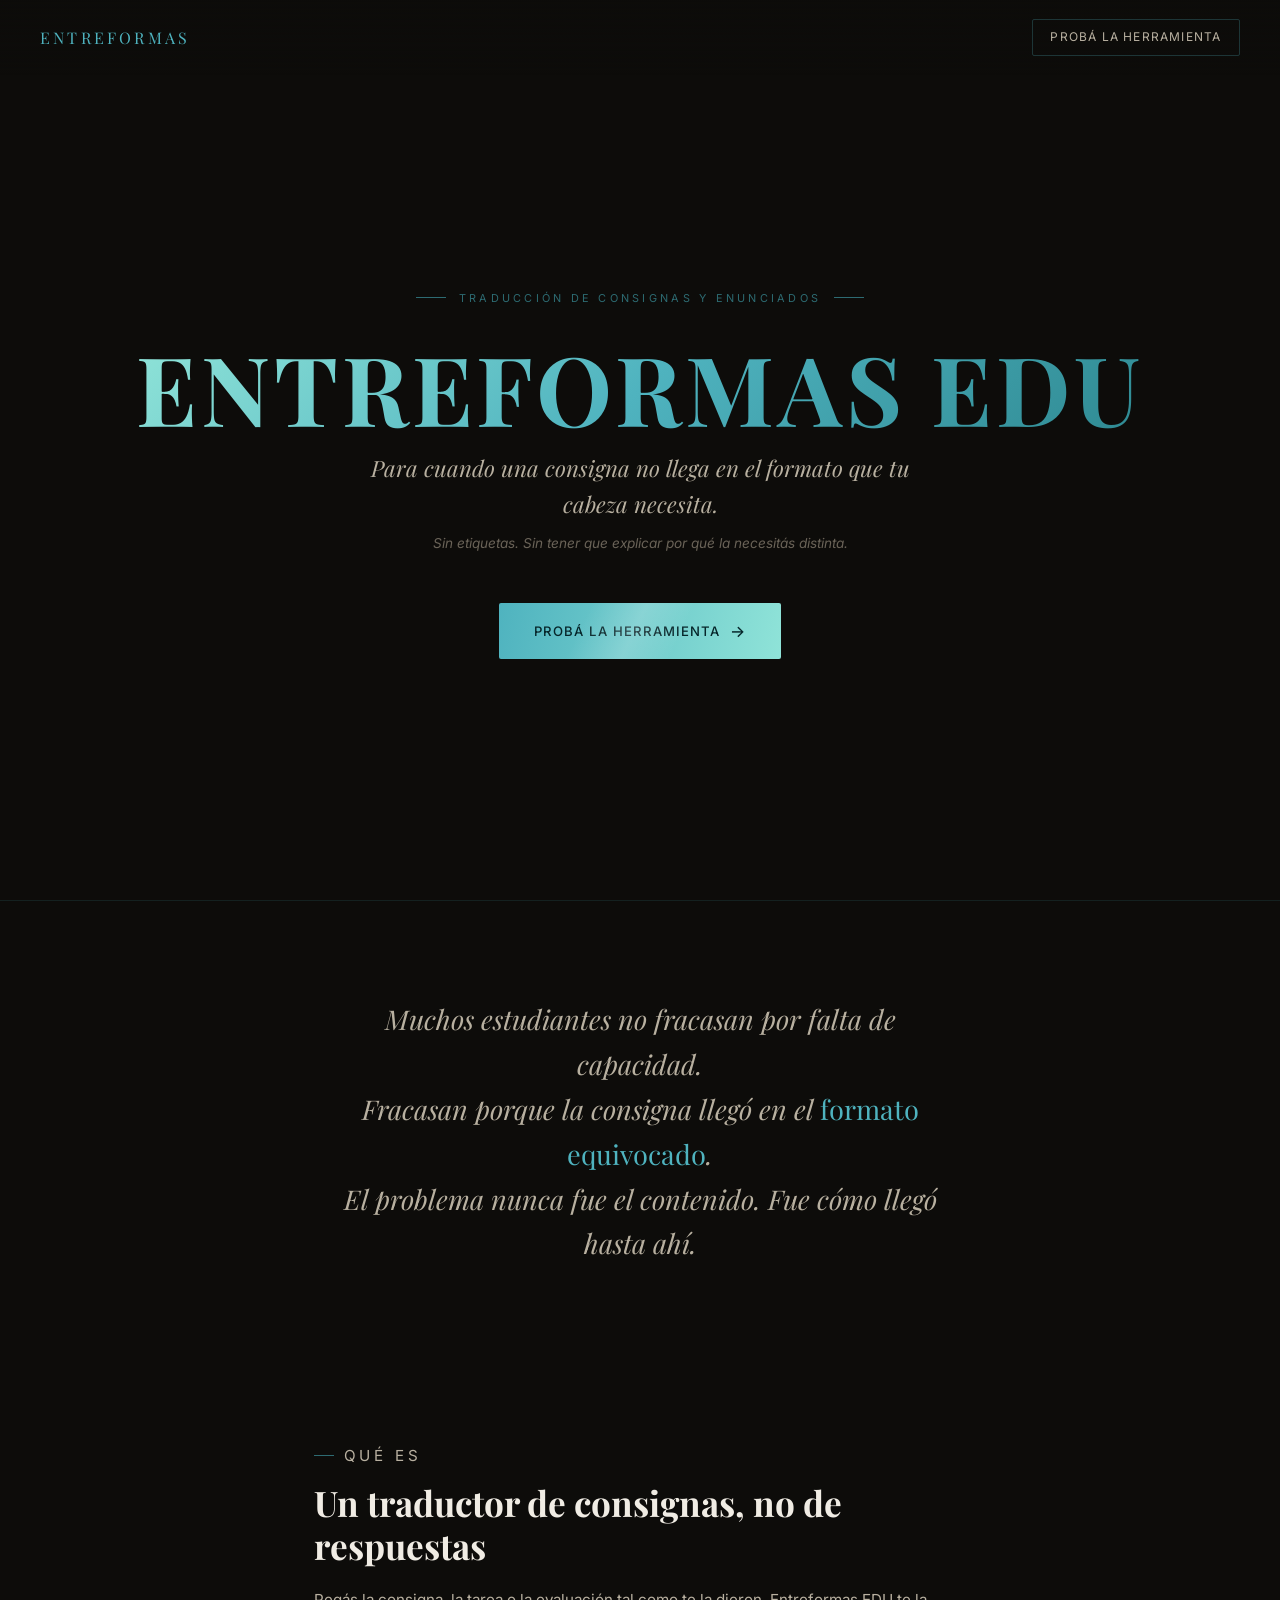
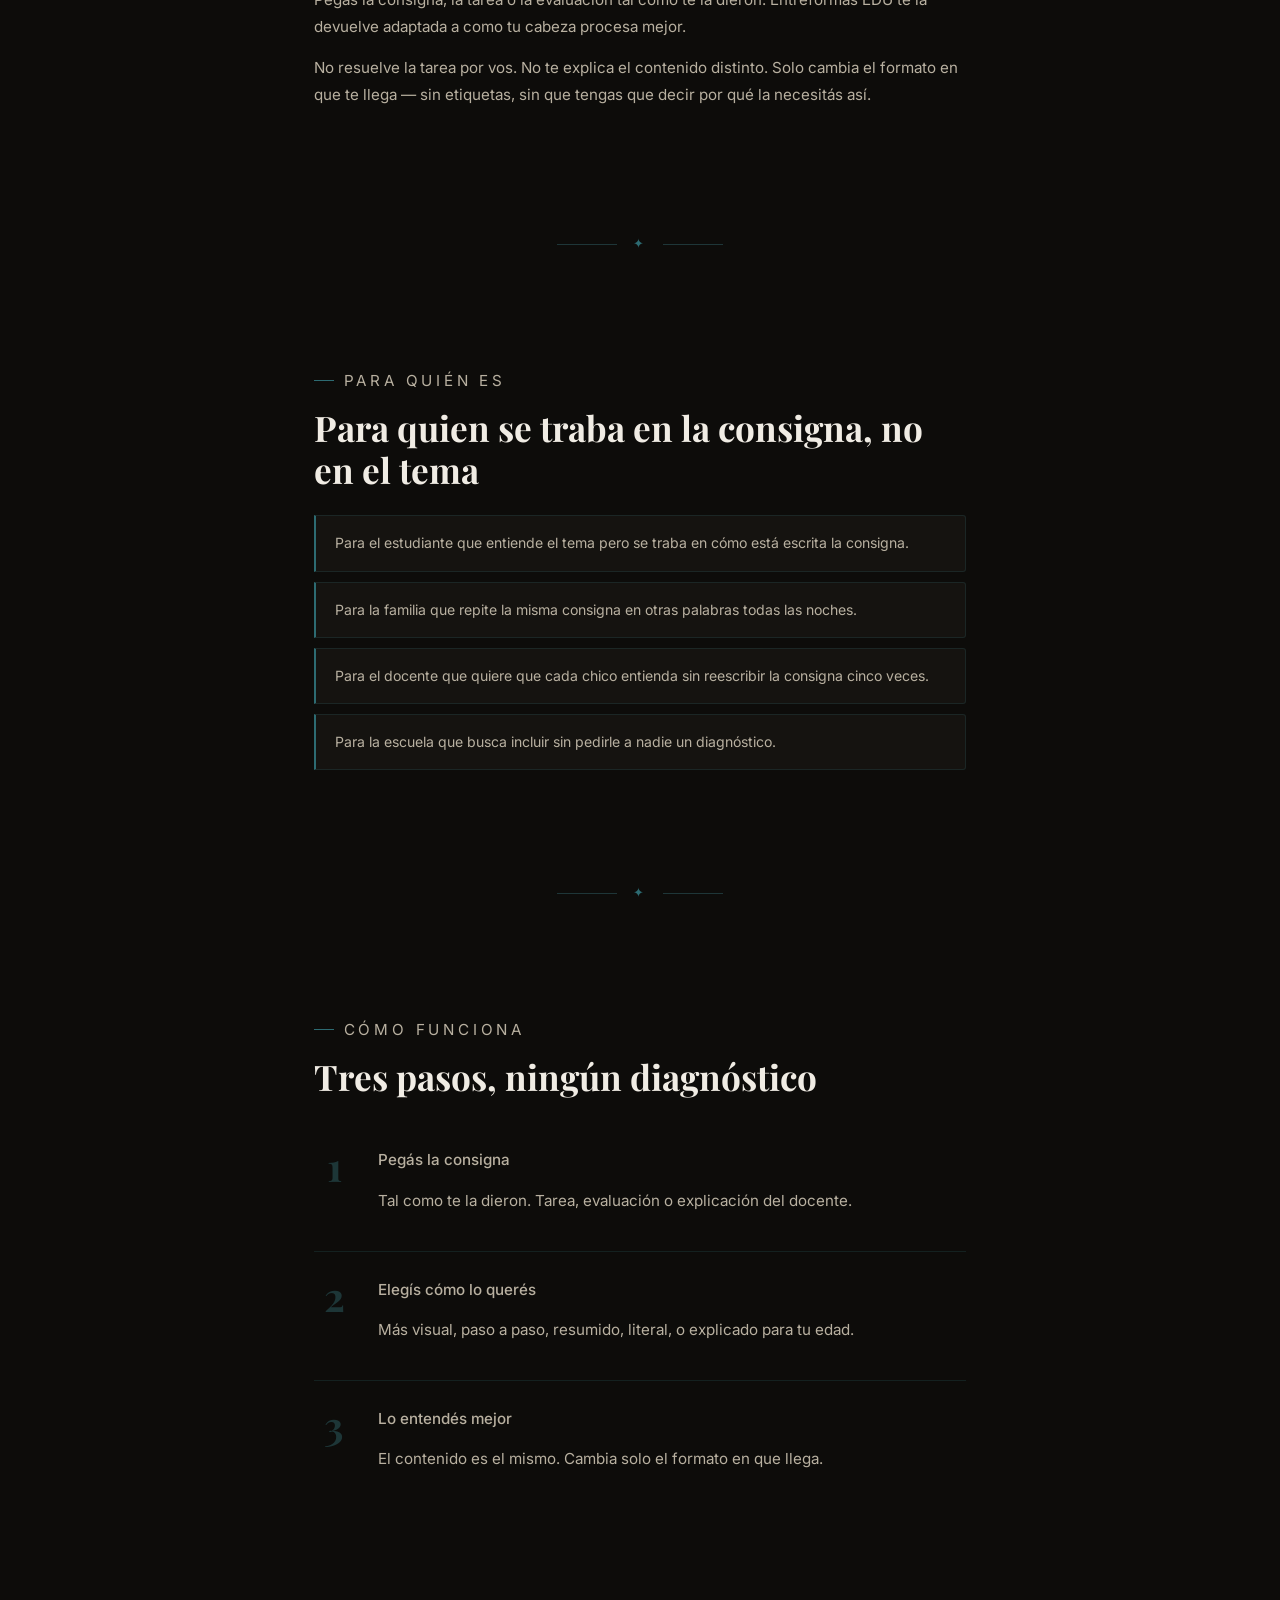
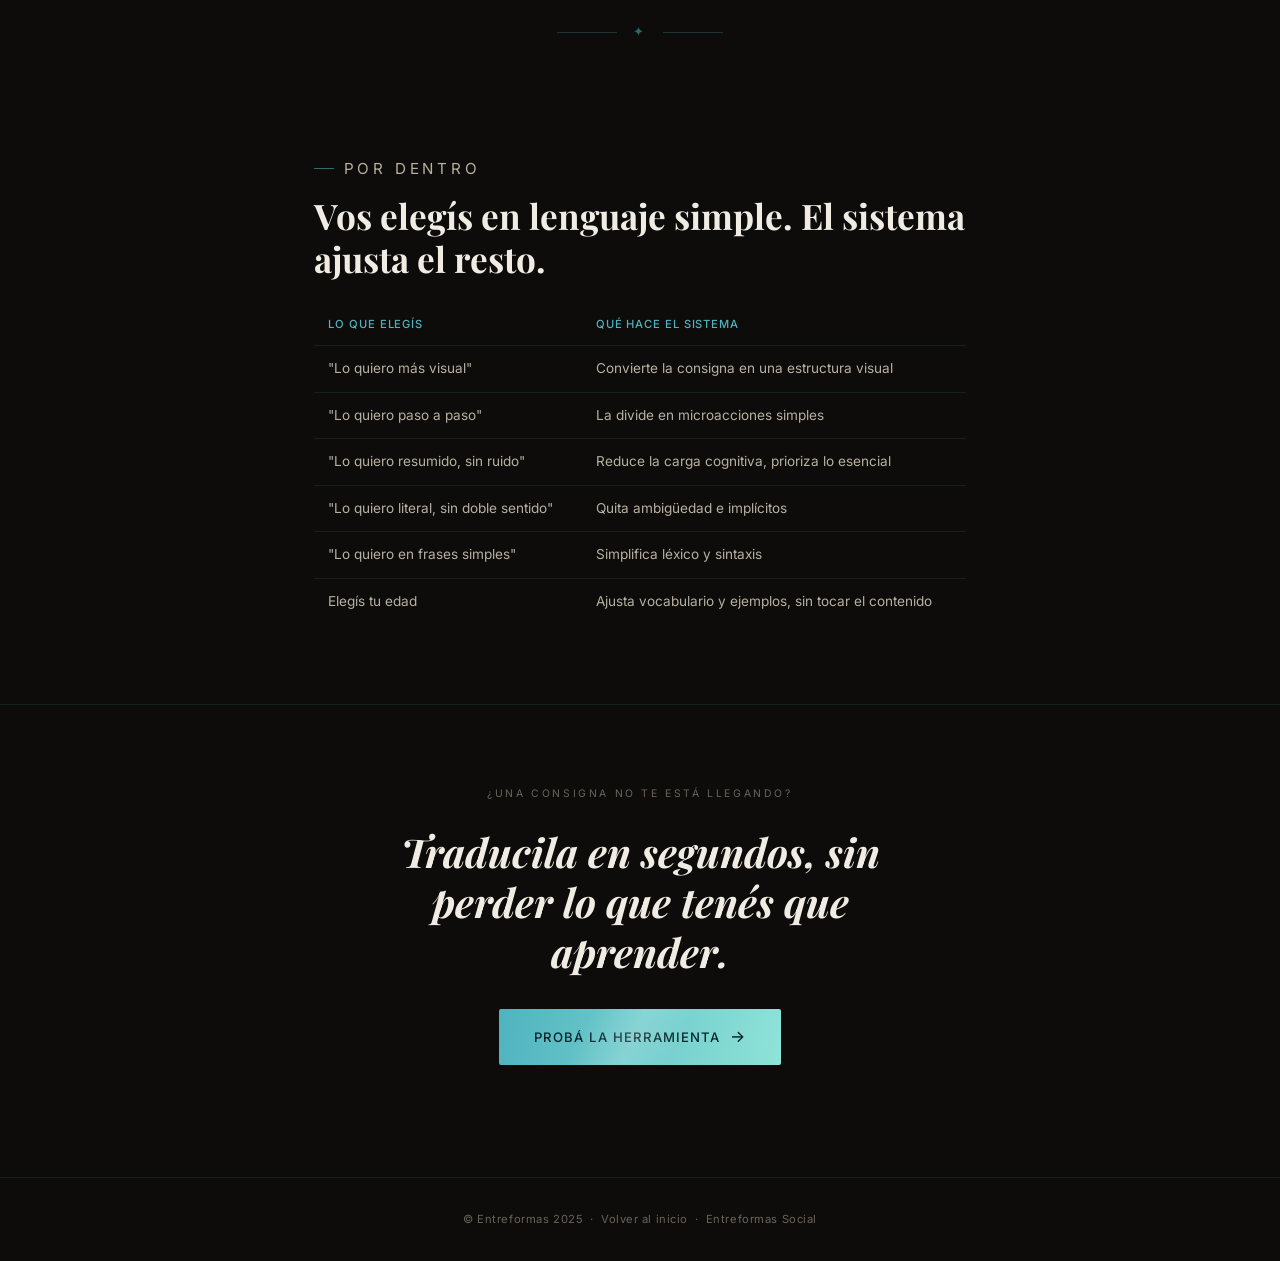
<file: edu.html>
<!DOCTYPE html>
<html lang="es">
<head>
<meta charset="UTF-8">
<meta name="viewport" content="width=device-width, initial-scale=1.0">
<meta name="description" content="Entreformas EDU — Un traductor de consignas y enunciados escolares que se adapta a cómo cada estudiante procesa la información, sin etiquetas.">
<title>Entreformas EDU</title>
<link rel="preconnect" href="https://fonts.googleapis.com">
<link href="https://fonts.googleapis.com/css2?family=Playfair+Display:ital,wght@0,400;0,700;1,400;1,700&family=Inter:wght@300;400;500&display=swap" rel="stylesheet">
<link rel="stylesheet" href="/styles.css">
<style>
:root{
  --gold:#4fb3bf;
  --gold2:#8fe3d8;
  --gold-dim:#2d6b72;
  --gold-deep:#2f8a93;
  --gold-shadow:rgba(79,179,191,0.3);
  --gold-ink:#06262a;
  --border:rgba(79,179,191,0.12);
  --border2:rgba(79,179,191,0.25);
}
</style>
</head>
<body>

<nav>
  <a href="/" class="nav-logo">Entreformas</a>
  <a href="https://chatgpt.com/g/g-6a32edd225848191a7e0de6ca9487aad-entreformas-edu" class="nav-cta">Probá la herramienta</a>
</nav>

<section class="hero">
  <p class="hero-pre">Traducción de consignas y enunciados</p>
  <h1>ENTREFORMAS EDU</h1>
  <p class="hero-tagline">Para cuando una consigna no llega en el formato que tu cabeza necesita.</p>
  <p class="hero-sub">Sin etiquetas. Sin tener que explicar por qué la necesitás distinta.</p>
  <a href="https://chatgpt.com/g/g-6a32edd225848191a7e0de6ca9487aad-entreformas-edu" class="btn-primary">
    Probá la herramienta <span class="btn-arrow">→</span>
  </a>
</section>

<div class="manifesto">
  <p class="manifesto-text">
    Muchos estudiantes no fracasan por falta de capacidad.<br>
    Fracasan porque la consigna llegó en el <em>formato equivocado</em>.<br>
    El problema nunca fue el contenido. Fue cómo llegó hasta ahí.
  </p>
</div>

<section class="section">
  <p class="section-eyebrow">Qué es</p>
  <h2>Un traductor de consignas, no de respuestas</h2>
  <p>Pegás la consigna, la tarea o la evaluación tal como te la dieron. Entreformas EDU te la devuelve adaptada a como tu cabeza procesa mejor.</p>
  <p>No resuelve la tarea por vos. No te explica el contenido distinto. Solo cambia el formato en que te llega — sin etiquetas, sin que tengas que decir por qué la necesitás así.</p>
</section>

<div class="ornament">✦</div>

<section class="section">
  <p class="section-eyebrow">Para quién es</p>
  <h2>Para quien se traba en la consigna, no en el tema</h2>
  <div class="for-who-grid">
    <div class="for-who-item">Para el estudiante que entiende el tema pero se traba en cómo está escrita la consigna.</div>
    <div class="for-who-item">Para la familia que repite la misma consigna en otras palabras todas las noches.</div>
    <div class="for-who-item">Para el docente que quiere que cada chico entienda sin reescribir la consigna cinco veces.</div>
    <div class="for-who-item">Para la escuela que busca incluir sin pedirle a nadie un diagnóstico.</div>
  </div>
</section>

<div class="ornament">✦</div>

<section class="section">
  <p class="section-eyebrow">Cómo funciona</p>
  <h2>Tres pasos, ningún diagnóstico</h2>
  <div class="steps">
    <div class="step">
      <span class="step-n">1</span>
      <div>
        <p class="step-title">Pegás la consigna</p>
        <p class="step-desc">Tal como te la dieron. Tarea, evaluación o explicación del docente.</p>
      </div>
    </div>
    <div class="step">
      <span class="step-n">2</span>
      <div>
        <p class="step-title">Elegís cómo lo querés</p>
        <p class="step-desc">Más visual, paso a paso, resumido, literal, o explicado para tu edad.</p>
      </div>
    </div>
    <div class="step">
      <span class="step-n">3</span>
      <div>
        <p class="step-title">Lo entendés mejor</p>
        <p class="step-desc">El contenido es el mismo. Cambia solo el formato en que llega.</p>
      </div>
    </div>
  </div>
</section>

<div class="ornament">✦</div>

<section class="section">
  <p class="section-eyebrow">Por dentro</p>
  <h2>Vos elegís en lenguaje simple. El sistema ajusta el resto.</h2>
  <table class="modo-table">
    <tr><th>Lo que elegís</th><th>Qué hace el sistema</th></tr>
    <tr><td>"Lo quiero más visual"</td><td>Convierte la consigna en una estructura visual</td></tr>
    <tr><td>"Lo quiero paso a paso"</td><td>La divide en microacciones simples</td></tr>
    <tr><td>"Lo quiero resumido, sin ruido"</td><td>Reduce la carga cognitiva, prioriza lo esencial</td></tr>
    <tr><td>"Lo quiero literal, sin doble sentido"</td><td>Quita ambigüedad e implícitos</td></tr>
    <tr><td>"Lo quiero en frases simples"</td><td>Simplifica léxico y sintaxis</td></tr>
    <tr><td>Elegís tu edad</td><td>Ajusta vocabulario y ejemplos, sin tocar el contenido</td></tr>
  </table>
</section>

<div class="cta-final">
  <p class="cta-final-eyebrow">¿Una consigna no te está llegando?</p>
  <h2>Traducila en segundos, sin perder lo que tenés que aprender.</h2>
  <a href="https://chatgpt.com/g/g-6a32edd225848191a7e0de6ca9487aad-entreformas-edu" class="btn-primary">
    Probá la herramienta <span class="btn-arrow">→</span>
  </a>
</div>

<footer>
  <p>© Entreformas 2025 &nbsp;·&nbsp; <a href="/">Volver al inicio</a> &nbsp;·&nbsp; <a href="/social.html">Entreformas Social</a></p>
</footer>

</body>
</html>
</file>
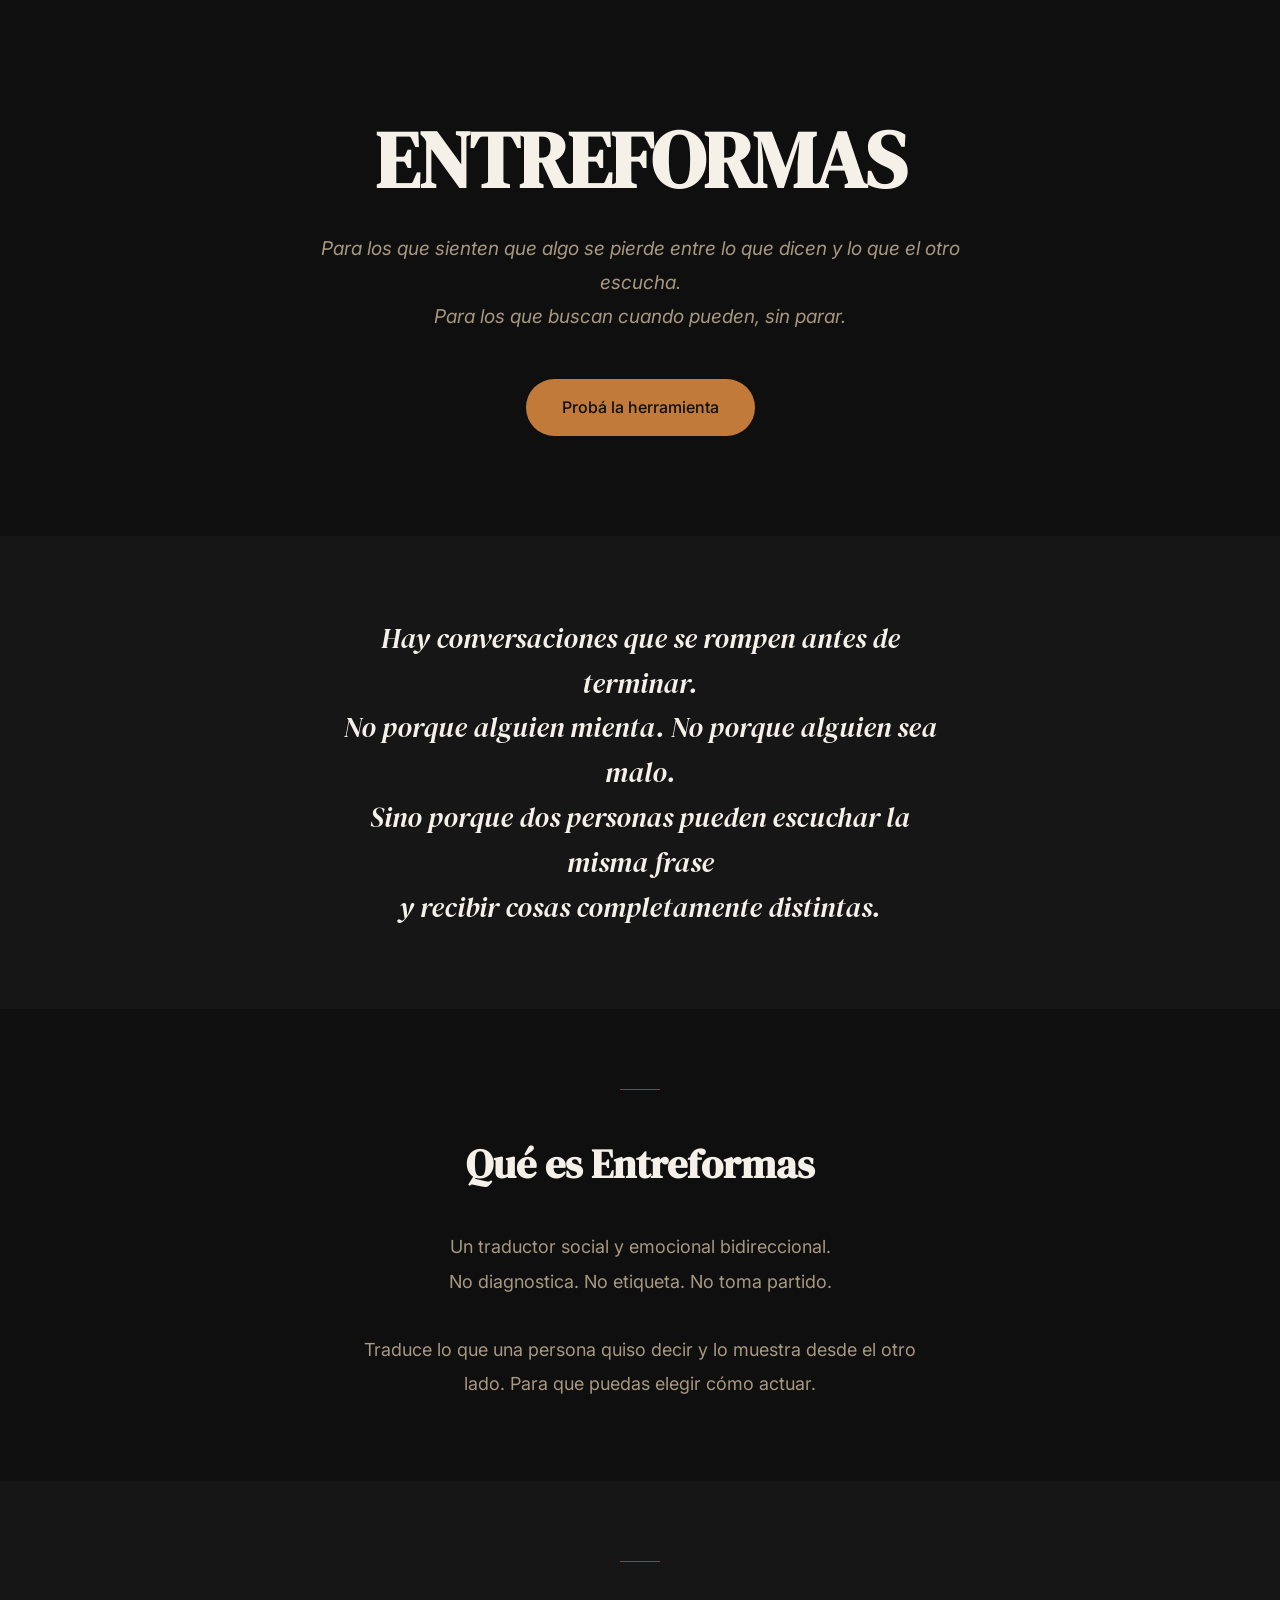
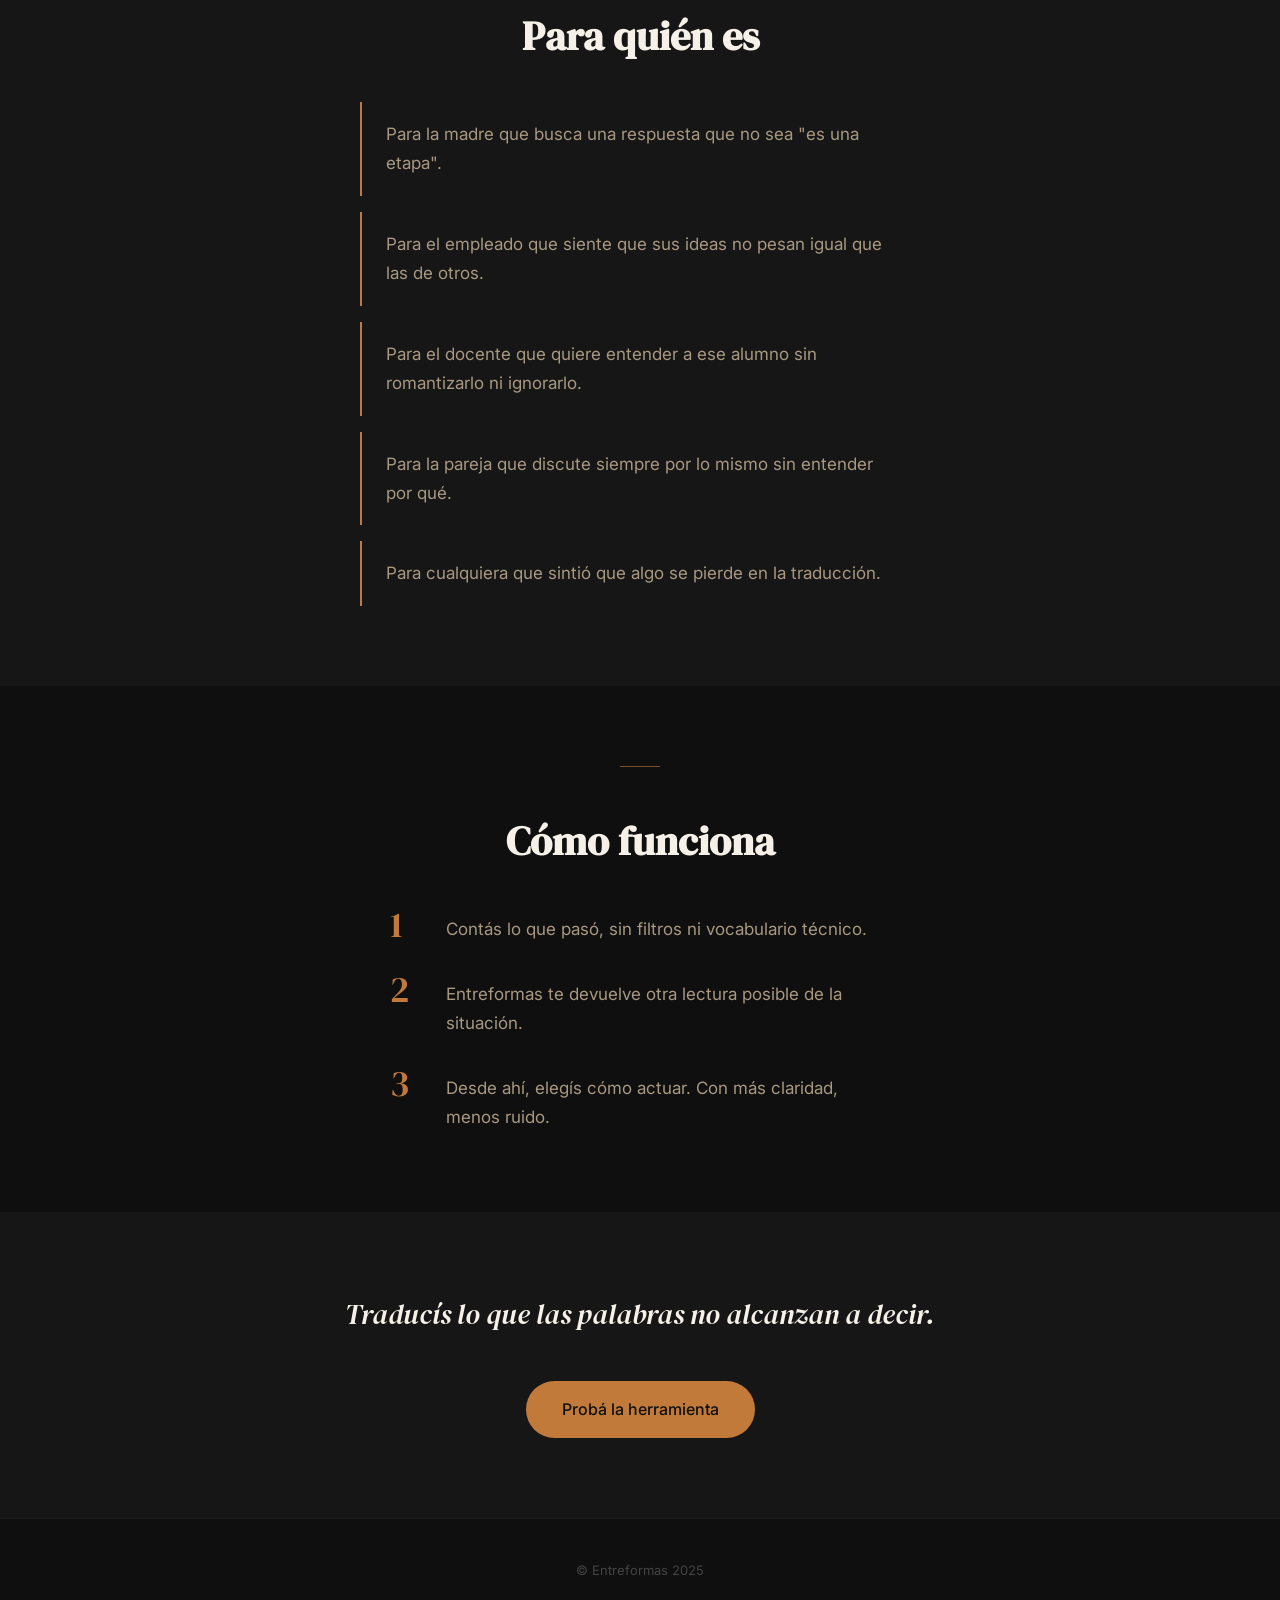
<file: entreformas-landing.html>
<!DOCTYPE html>
<html lang="es">
<head>
<meta charset="UTF-8">
<meta name="viewport" content="width=device-width, initial-scale=1.0">
<meta name="description" content="Entreformas — Un traductor social y emocional que ayuda a que personas con estilos de percepción diferentes se entiendan mejor.">
<title>Entreformas</title>
<link rel="preconnect" href="https://fonts.googleapis.com">
<link href="https://fonts.googleapis.com/css2?family=DM+Serif+Display&family=Inter:wght@400;500&display=swap" rel="stylesheet">
<style>
  *, *::before, *::after { box-sizing: border-box; margin: 0; padding: 0; }
  html { scroll-behavior: smooth; }
  body { background: #0f0f0f; color: #f5f0e8; font-family: 'Inter', sans-serif; line-height: 1.7; }

  .ef-section { width: 100%; padding: 80px 40px; text-align: center; }
  .ef-section--alt { background: #161616; }
  .ef-inner { max-width: 700px; margin: 0 auto; }

  .ef-hero { padding: 120px 40px 100px; }
  .ef-title { font-family: 'DM Serif Display', serif; font-size: clamp(48px, 10vw, 80px); letter-spacing: -1px; color: #f5f0e8; line-height: 1; }
  .ef-subtitle { font-size: clamp(16px, 2vw, 19px); color: #a89880; line-height: 1.8; margin-top: 32px; font-style: italic; }

  .ef-btn { display: inline-block; margin-top: 44px; padding: 15px 36px; background: #c17a3a; color: #0f0f0f; font-family: 'Inter', sans-serif; font-size: 16px; font-weight: 500; border-radius: 40px; text-decoration: none; transition: opacity 0.2s; }
  .ef-btn:hover { opacity: 0.85; }

  .ef-divider { width: 40px; height: 1px; background: #c17a3a; margin: 0 auto 40px; opacity: 0.6; }
  .ef-section-title { font-family: 'DM Serif Display', serif; font-size: clamp(28px, 5vw, 40px); color: #f5f0e8; margin-bottom: 32px; }

  .ef-body { font-size: 18px; color: #a89880; line-height: 1.9; max-width: 560px; margin: 0 auto; }
  .ef-quote { font-family: 'DM Serif Display', serif; font-size: clamp(20px, 3.5vw, 28px); color: #f5f0e8; font-style: italic; line-height: 1.6; max-width: 600px; margin: 0 auto; }

  .ef-profiles { display: flex; flex-direction: column; gap: 16px; max-width: 560px; margin: 0 auto; }
  .ef-profile { font-size: 17px; color: #a89880; line-height: 1.7; padding: 18px 24px; border-left: 2px solid #c17a3a; text-align: left; }

  .ef-steps { display: flex; flex-direction: column; gap: 28px; max-width: 500px; margin: 0 auto; }
  .ef-step { display: flex; align-items: flex-start; gap: 20px; text-align: left; }
  .ef-step-num { font-family: 'DM Serif Display', serif; font-size: 36px; color: #c17a3a; line-height: 1; min-width: 36px; }
  .ef-step-text { font-size: 17px; color: #a89880; line-height: 1.7; padding-top: 8px; }

  .ef-footer { padding: 40px; text-align: center; border-top: 1px solid #1e1e1e; }
  .ef-footer-text { font-size: 13px; color: #444; }

  @media (max-width: 600px) {
    .ef-section { padding: 60px 24px; }
    .ef-hero { padding: 80px 24px 60px; }
  }
</style>
</head>
<body>

  <section class="ef-section ef-hero">
    <div class="ef-inner">
      <h1 class="ef-title">ENTREFORMAS</h1>
      <p class="ef-subtitle">
        Para los que sienten que algo se pierde entre lo que dicen y lo que el otro escucha.<br>
        Para los que buscan cuando pueden, sin parar.
      </p>
      <a class="ef-btn" href="https://chatgpt.com/g/g-6833831af1648191bcd5dc00207fd9cc-entreformas" target="_blank">Probá la herramienta</a>
    </div>
  </section>

  <section class="ef-section ef-section--alt">
    <div class="ef-inner">
      <p class="ef-quote">
        Hay conversaciones que se rompen antes de terminar.<br>
        No porque alguien mienta. No porque alguien sea malo.<br>
        Sino porque dos personas pueden escuchar la misma frase<br>y recibir cosas completamente distintas.
      </p>
    </div>
  </section>

  <section class="ef-section">
    <div class="ef-inner">
      <div class="ef-divider"></div>
      <h2 class="ef-section-title">Qué es Entreformas</h2>
      <p class="ef-body">
        Un traductor social y emocional bidireccional.<br>
        No diagnostica. No etiqueta. No toma partido.<br><br>
        Traduce lo que una persona quiso decir y lo muestra desde el otro lado. Para que puedas elegir cómo actuar.
      </p>
    </div>
  </section>

  <section class="ef-section ef-section--alt">
    <div class="ef-inner">
      <div class="ef-divider"></div>
      <h2 class="ef-section-title">Para quién es</h2>
      <div class="ef-profiles">
        <div class="ef-profile">Para la madre que busca una respuesta que no sea "es una etapa".</div>
        <div class="ef-profile">Para el empleado que siente que sus ideas no pesan igual que las de otros.</div>
        <div class="ef-profile">Para el docente que quiere entender a ese alumno sin romantizarlo ni ignorarlo.</div>
        <div class="ef-profile">Para la pareja que discute siempre por lo mismo sin entender por qué.</div>
        <div class="ef-profile">Para cualquiera que sintió que algo se pierde en la traducción.</div>
      </div>
    </div>
  </section>

  <section class="ef-section">
    <div class="ef-inner">
      <div class="ef-divider"></div>
      <h2 class="ef-section-title">Cómo funciona</h2>
      <div class="ef-steps">
        <div class="ef-step">
          <div class="ef-step-num">1</div>
          <div class="ef-step-text">Contás lo que pasó, sin filtros ni vocabulario técnico.</div>
        </div>
        <div class="ef-step">
          <div class="ef-step-num">2</div>
          <div class="ef-step-text">Entreformas te devuelve otra lectura posible de la situación.</div>
        </div>
        <div class="ef-step">
          <div class="ef-step-num">3</div>
          <div class="ef-step-text">Desde ahí, elegís cómo actuar. Con más claridad, menos ruido.</div>
        </div>
      </div>
    </div>
  </section>

  <section class="ef-section ef-section--alt">
    <div class="ef-inner">
      <p class="ef-quote">Traducís lo que las palabras no alcanzan a decir.</p>
      <a class="ef-btn" href="https://chatgpt.com/g/g-6833831af1648191bcd5dc00207fd9cc-entreformas" target="_blank">Probá la herramienta</a>
    </div>
  </section>

  <footer class="ef-footer">
    <p class="ef-footer-text">© Entreformas 2025</p>
  </footer>

</body>
</html>
</file>
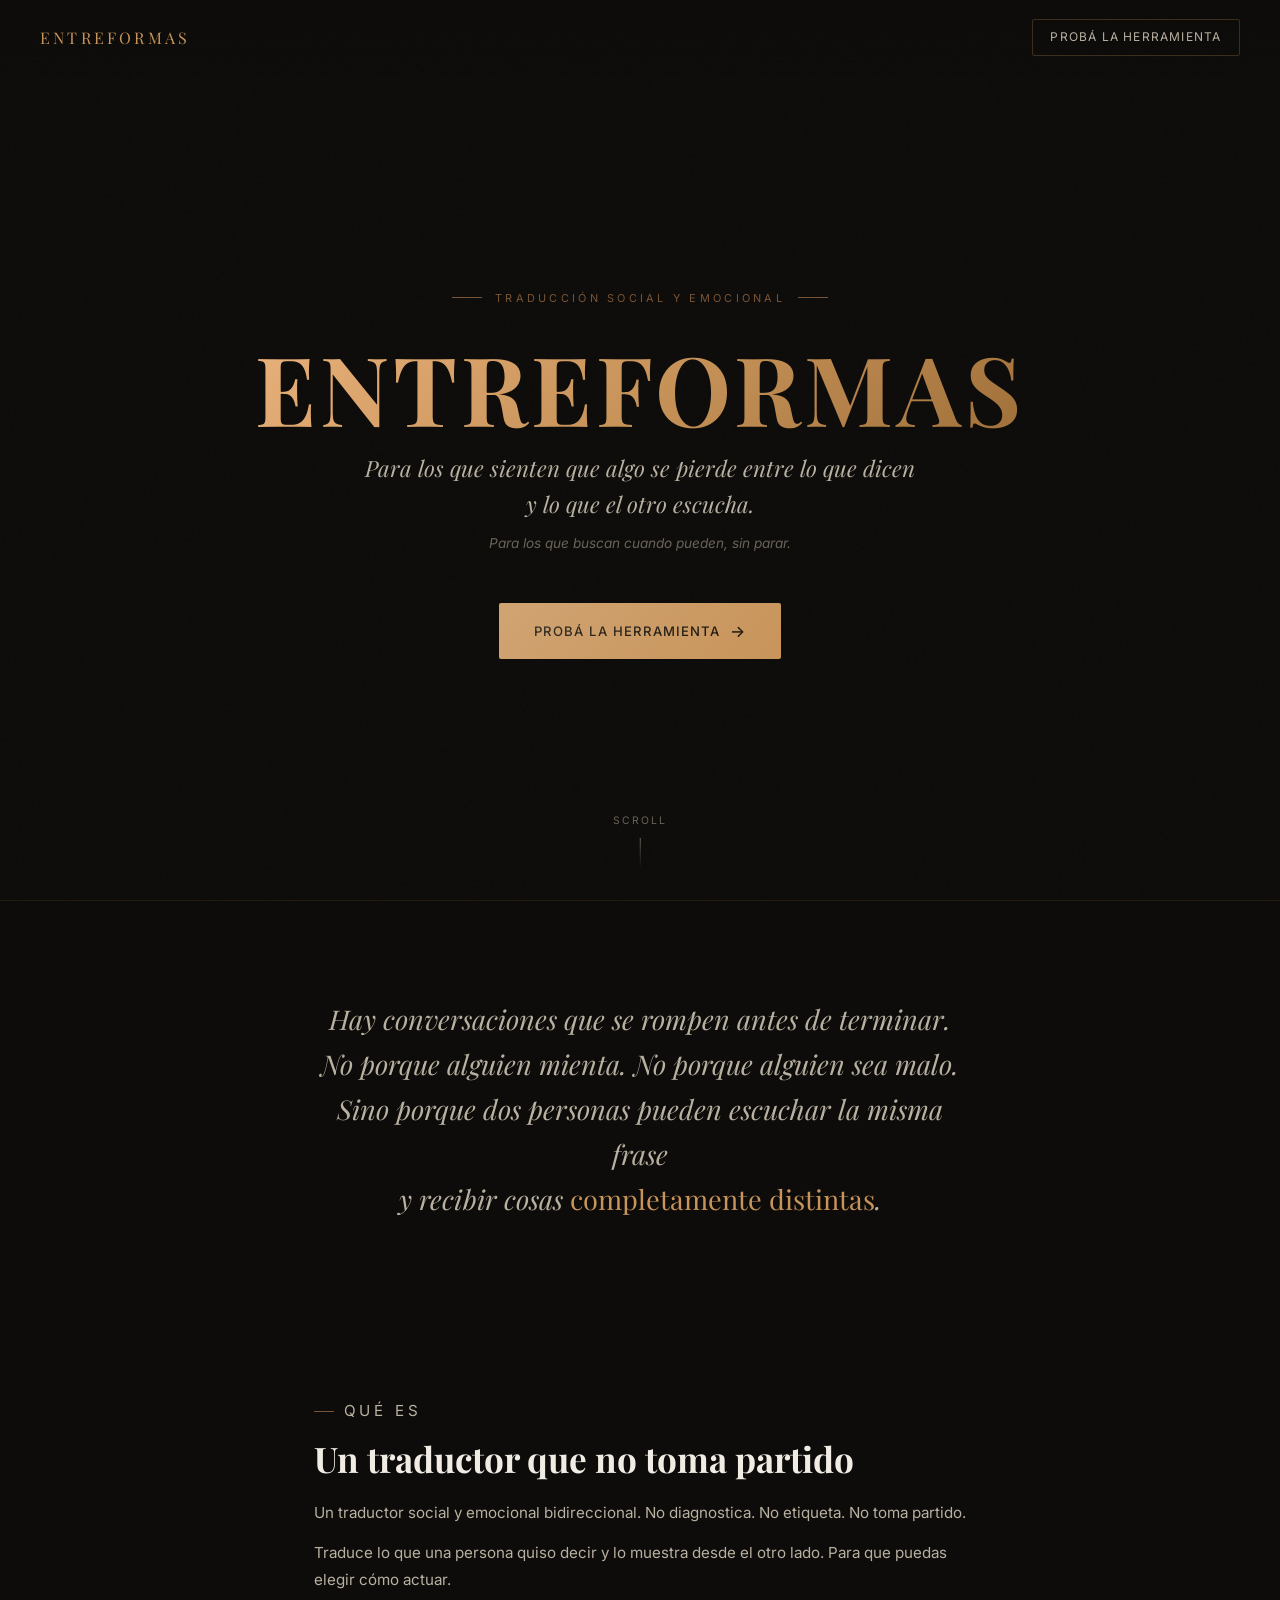
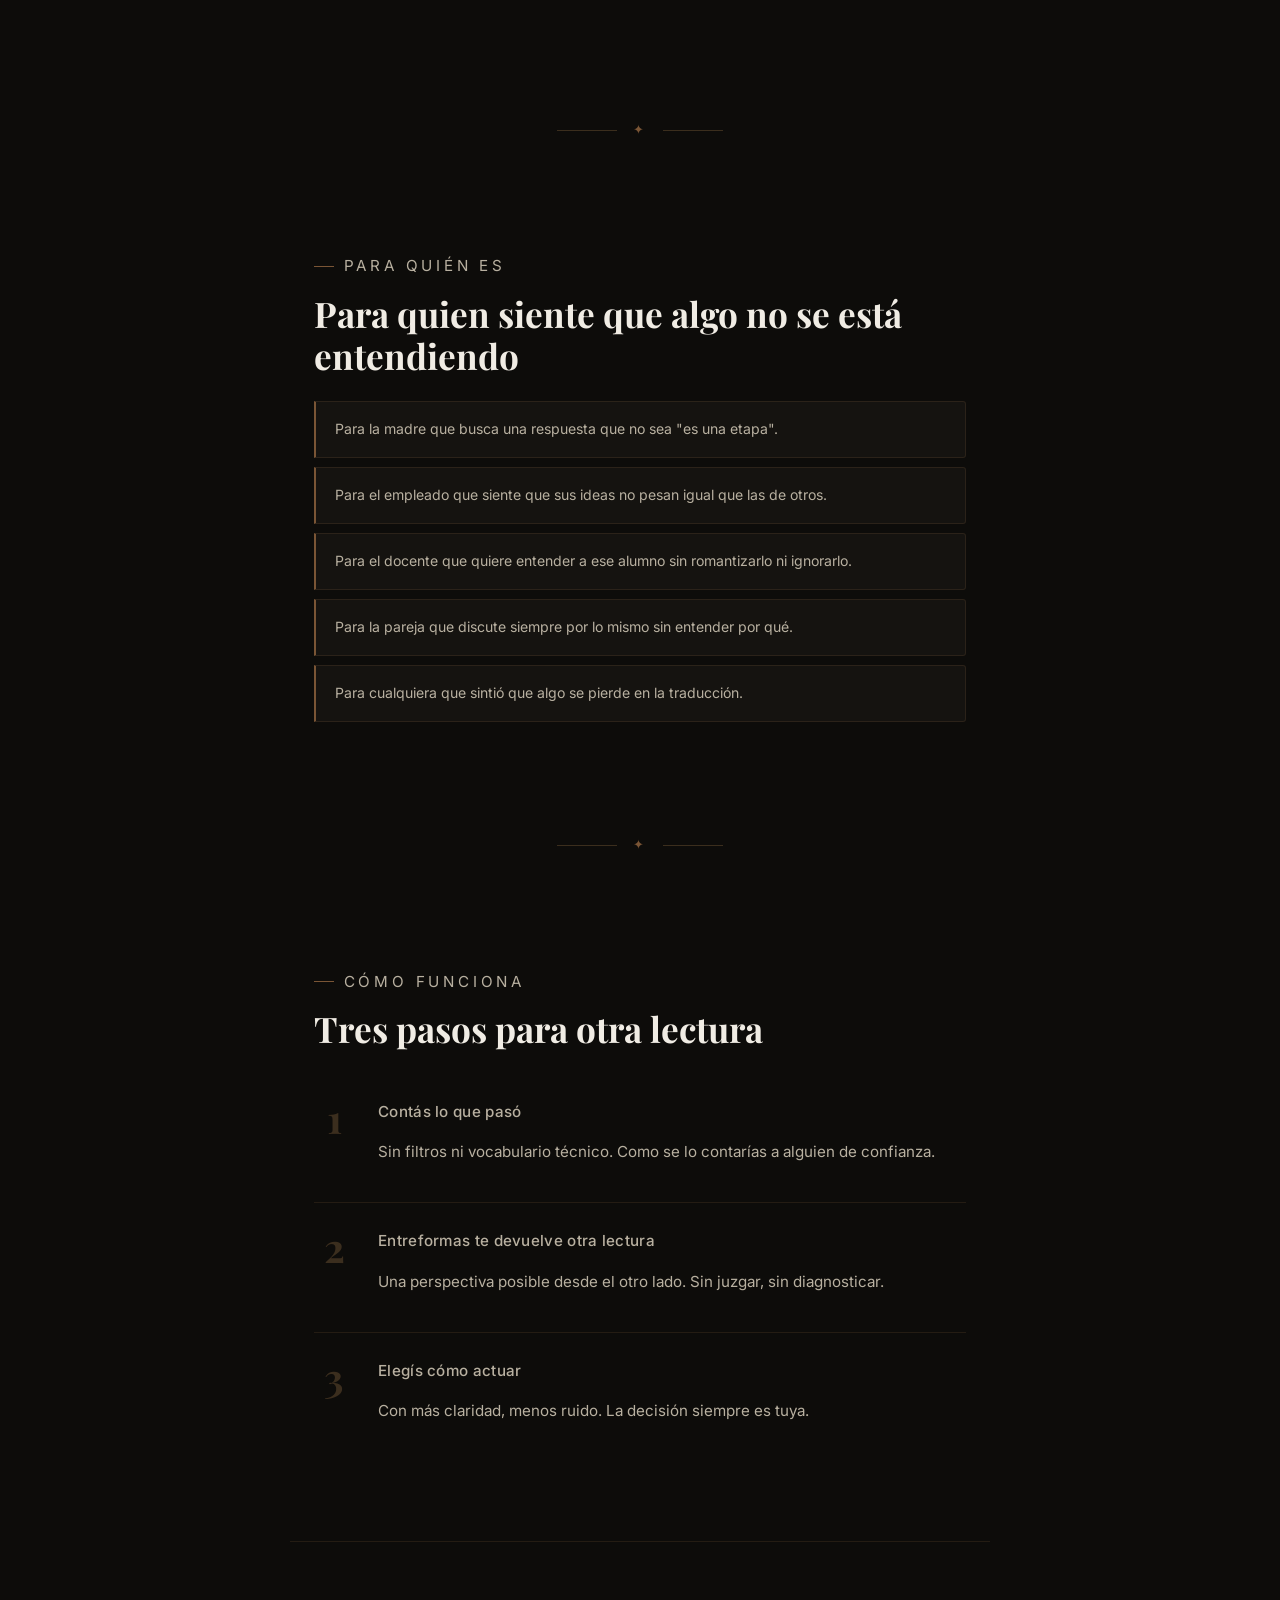
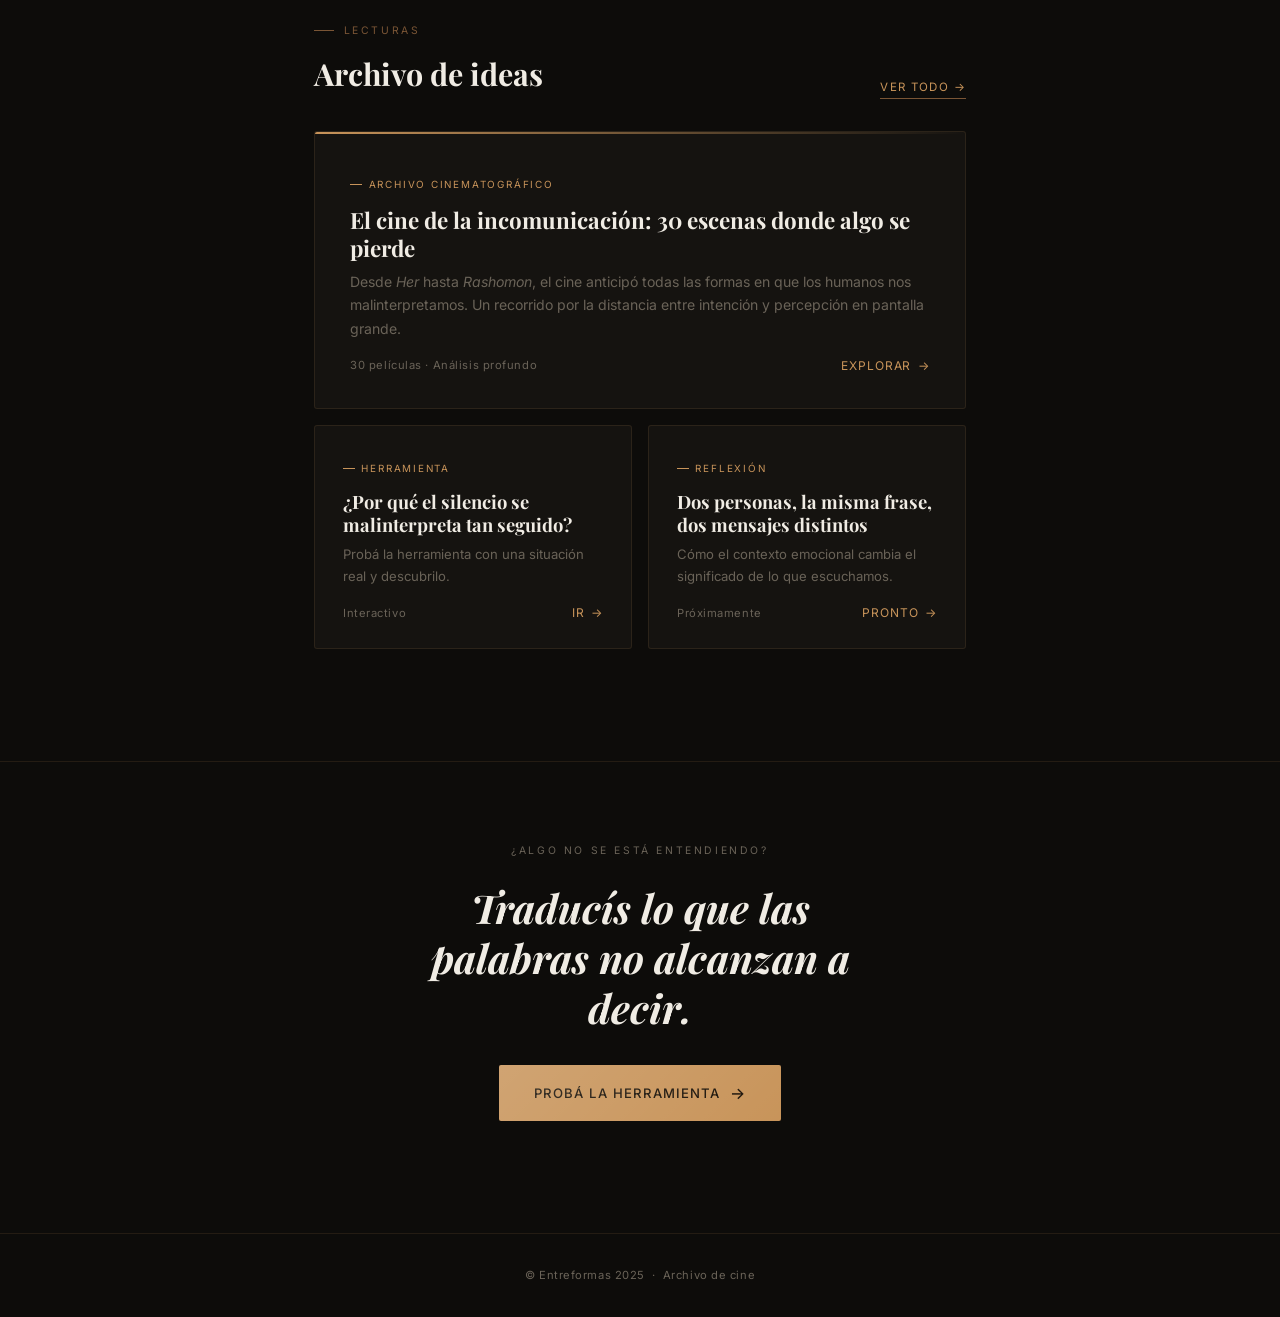
<file: index (2).html>
<!DOCTYPE html>
<html lang="es">
<head>
<meta charset="UTF-8">
<meta name="viewport" content="width=device-width, initial-scale=1.0">
<meta name="description" content="Entreformas — Un traductor social y emocional que ayuda a que personas con estilos de percepción diferentes se entiendan mejor.">
<title>Entreformas</title>
<link rel="preconnect" href="https://fonts.googleapis.com">
<link href="https://fonts.googleapis.com/css2?family=Playfair+Display:ital,wght@0,400;0,700;1,400;1,700&family=Inter:wght@300;400;500&display=swap" rel="stylesheet">
<style>
*,*::before,*::after{box-sizing:border-box;margin:0;padding:0}
:root{
  --bg:#0d0c0a;
  --bg2:#151310;
  --bg3:#1e1b16;
  --gold:#c8945a;
  --gold2:#e8b07a;
  --gold-dim:#7a5535;
  --ink:#f0ece4;
  --ink2:#b8b0a0;
  --ink3:#6a6358;
  --border:rgba(200,148,90,0.12);
  --border2:rgba(200,148,90,0.25);
}
html{scroll-behavior:smooth}
body{
  font-family:'Inter',sans-serif;
  background:var(--bg);
  color:var(--ink);
  line-height:1.7;
  overflow-x:hidden;
}

/* ── NOISE TEXTURE OVERLAY ── */
body::before{
  content:'';
  position:fixed;
  inset:0;
  background-image:url("data:image/svg+xml,%3Csvg viewBox='0 0 256 256' xmlns='http://www.w3.org/2000/svg'%3E%3Cfilter id='n'%3E%3CfeTurbulence type='fractalNoise' baseFrequency='0.9' numOctaves='4' stitchTiles='stitch'/%3E%3C/filter%3E%3Crect width='100%25' height='100%25' filter='url(%23n)' opacity='0.04'/%3E%3C/svg%3E");
  pointer-events:none;
  z-index:0;
  opacity:.4;
}

/* ── NAV ── */
nav{
  position:fixed;top:0;left:0;right:0;z-index:100;
  padding:1.2rem 2.5rem;
  display:flex;align-items:center;justify-content:space-between;
  background:linear-gradient(to bottom,rgba(13,12,10,.95),transparent);
}
.nav-logo{
  font-family:'Playfair Display',serif;
  font-size:1rem;letter-spacing:.2em;text-transform:uppercase;
  color:var(--gold);text-decoration:none;
  font-weight:400;
}
.nav-cta{
  font-size:.75rem;letter-spacing:.1em;text-transform:uppercase;
  color:var(--ink2);text-decoration:none;
  border:1px solid var(--border2);
  padding:.45rem 1.1rem;border-radius:2px;
  transition:all .2s;
}
.nav-cta:hover{color:var(--gold);border-color:var(--gold)}

/* ── HERO ── */
.hero{
  min-height:100vh;
  display:flex;flex-direction:column;
  align-items:center;justify-content:center;
  text-align:center;
  padding:8rem 1.5rem 5rem;
  position:relative;
  z-index:1;
}
.hero-pre{
  font-size:.68rem;letter-spacing:.3em;text-transform:uppercase;
  color:var(--gold-dim);margin-bottom:2rem;
  display:flex;align-items:center;gap:.8rem;
}
.hero-pre::before,.hero-pre::after{
  content:'';display:block;width:30px;height:1px;background:var(--gold-dim);
}
.hero h1{
  font-family:'Playfair Display',serif;
  font-size:clamp(3rem,8vw,6rem);
  font-weight:700;
  letter-spacing:.04em;
  line-height:1;
  margin-bottom:1rem;
  background:linear-gradient(135deg,var(--gold2) 0%,var(--gold) 50%,#a0703a 100%);
  -webkit-background-clip:text;-webkit-text-fill-color:transparent;background-clip:text;
}
.hero-tagline{
  font-family:'Playfair Display',serif;
  font-size:clamp(1rem,2.5vw,1.4rem);
  font-style:italic;
  color:var(--ink2);
  max-width:560px;
  line-height:1.6;
  margin-bottom:.6rem;
}
.hero-sub{
  font-size:.85rem;color:var(--ink3);
  margin-bottom:3rem;
  font-style:italic;
}
.btn-primary{
  display:inline-flex;align-items:center;gap:.6rem;
  background:var(--gold);
  color:#1a1208;
  padding:.9rem 2.2rem;
  border-radius:2px;
  text-decoration:none;
  font-size:.82rem;font-weight:500;
  letter-spacing:.08em;text-transform:uppercase;
  transition:all .25s;
  position:relative;overflow:hidden;
}
.btn-primary::after{
  content:'';position:absolute;inset:0;
  background:linear-gradient(135deg,rgba(255,255,255,.15),transparent);
}
.btn-primary:hover{background:var(--gold2);transform:translateY(-1px);box-shadow:0 8px 30px rgba(200,148,90,.3)}
.btn-primary:active{transform:translateY(0)}
.btn-arrow{font-size:1rem;transition:transform .2s}
.btn-primary:hover .btn-arrow{transform:translateX(3px)}

.hero-scroll{
  position:absolute;bottom:2rem;left:50%;transform:translateX(-50%);
  font-size:.65rem;letter-spacing:.2em;text-transform:uppercase;
  color:var(--ink3);
  display:flex;flex-direction:column;align-items:center;gap:.5rem;
}
.hero-scroll::after{
  content:'';width:1px;height:30px;background:linear-gradient(to bottom,var(--ink3),transparent);
}

/* ── MANIFESTO ── */
.manifesto{
  padding:6rem 1.5rem;
  text-align:center;
  position:relative;z-index:1;
  border-top:1px solid var(--border);
}
.manifesto-text{
  font-family:'Playfair Display',serif;
  font-size:clamp(1.1rem,3vw,1.7rem);
  font-style:italic;
  color:var(--ink2);
  max-width:640px;
  margin:0 auto;
  line-height:1.65;
}
.manifesto-text em{color:var(--gold);font-style:normal}

/* ── SECTIONS ── */
.section{
  padding:5rem 1.5rem;
  max-width:700px;
  margin:0 auto;
  position:relative;z-index:1;
}
.section-eyebrow{
  font-size:.65rem;letter-spacing:.25em;text-transform:uppercase;
  color:var(--gold-dim);margin-bottom:1rem;
  display:flex;align-items:center;gap:.6rem;
}
.section-eyebrow::before{content:'';display:block;width:20px;height:1px;background:var(--gold-dim)}
.section h2{
  font-family:'Playfair Display',serif;
  font-size:clamp(1.6rem,4vw,2.2rem);
  font-weight:700;
  color:var(--ink);
  margin-bottom:1.2rem;
  line-height:1.2;
}
.section p{
  font-size:.95rem;color:var(--ink2);line-height:1.8;margin-bottom:.8rem;
}

/* ── FOR WHO ── */
.for-who-grid{
  display:grid;grid-template-columns:1fr;
  gap:.6rem;margin-top:1.5rem;
}
.for-who-item{
  padding:1rem 1.2rem;
  border:1px solid var(--border);
  border-left:2px solid var(--gold-dim);
  background:var(--bg2);
  font-size:.88rem;color:var(--ink2);
  line-height:1.6;
  transition:border-left-color .2s,background .2s;
  border-radius:0 3px 3px 0;
}
.for-who-item:hover{border-left-color:var(--gold);background:var(--bg3);color:var(--ink)}

/* ── HOW IT WORKS ── */
.steps{display:flex;flex-direction:column;gap:0;margin-top:1.5rem}
.step{
  display:flex;gap:1.5rem;align-items:flex-start;
  padding:1.5rem 0;
  border-bottom:1px solid var(--border);
}
.step:last-child{border-bottom:none}
.step-n{
  font-family:'Playfair Display',serif;
  font-size:2.5rem;font-weight:700;
  color:var(--border2);
  line-height:1;flex-shrink:0;
  width:2.5rem;text-align:center;
  transition:color .2s;
}
.step:hover .step-n{color:var(--gold)}
.step-body{}
.step-title{
  font-size:.88rem;font-weight:500;
  color:var(--ink);margin-bottom:.2rem;
  letter-spacing:.02em;
}
.step-desc{font-size:.83rem;color:var(--ink3);line-height:1.65}

/* ── DIVIDER ── */
.ornament{
  text-align:center;padding:2rem 0;
  color:var(--gold-dim);font-size:.8rem;letter-spacing:.3em;
  position:relative;z-index:1;
}
.ornament::before,.ornament::after{
  content:'';display:inline-block;
  width:60px;height:1px;background:var(--border2);
  vertical-align:middle;margin:0 1rem;
}

/* ── NOTAS / ARTÍCULOS ── */
.notas-section{
  padding:5rem 1.5rem 6rem;
  max-width:700px;margin:0 auto;
  position:relative;z-index:1;
  border-top:1px solid var(--border);
}
.notas-header{
  display:flex;align-items:flex-end;justify-content:space-between;
  margin-bottom:2rem;flex-wrap:wrap;gap:1rem;
}
.notas-header h2{
  font-family:'Playfair Display',serif;
  font-size:clamp(1.4rem,3vw,1.9rem);
  font-weight:700;color:var(--ink);
}
.notas-ver-todo{
  font-size:.72rem;letter-spacing:.12em;text-transform:uppercase;
  color:var(--gold);text-decoration:none;
  border-bottom:1px solid var(--gold-dim);
  padding-bottom:1px;
  transition:color .2s,border-color .2s;
}
.notas-ver-todo:hover{color:var(--gold2);border-color:var(--gold2)}

.nota-card{
  display:block;text-decoration:none;
  border:1px solid var(--border);
  border-radius:3px;
  overflow:hidden;
  background:var(--bg2);
  transition:border-color .25s,transform .2s,box-shadow .2s;
  margin-bottom:1rem;
}
.nota-card:hover{
  border-color:var(--border2);
  transform:translateY(-2px);
  box-shadow:0 12px 40px rgba(0,0,0,.4);
}
.nota-inner{padding:1.5rem 1.75rem}
.nota-tag{
  font-size:.62rem;letter-spacing:.18em;text-transform:uppercase;
  color:var(--gold);
  display:inline-flex;align-items:center;gap:.4rem;
  margin-bottom:.8rem;
}
.nota-tag::before{content:'';display:block;width:12px;height:1px;background:var(--gold)}
.nota-title{
  font-family:'Playfair Display',serif;
  font-size:1.15rem;font-weight:700;
  color:var(--ink);line-height:1.25;
  margin-bottom:.5rem;
}
.nota-desc{
  font-size:.82rem;color:var(--ink3);
  line-height:1.65;margin-bottom:1rem;
}
.nota-footer{
  display:flex;align-items:center;justify-content:space-between;
}
.nota-meta{font-size:.7rem;color:var(--ink3);letter-spacing:.05em}
.nota-arrow{
  font-size:.75rem;color:var(--gold);
  letter-spacing:.08em;text-transform:uppercase;
  display:flex;align-items:center;gap:.4rem;
  transition:gap .2s;
}
.nota-card:hover .nota-arrow{gap:.7rem}

/* Nota destacada (grande) */
.nota-card.featured .nota-inner{padding:2rem 2.2rem}
.nota-card.featured .nota-title{font-size:1.4rem}
.nota-card.featured .nota-desc{font-size:.88rem}
.nota-accent-bar{height:2px;background:linear-gradient(to right,var(--gold),transparent)}

/* Grid de notas secundarias */
.notas-grid{
  display:grid;
  grid-template-columns:repeat(auto-fit,minmax(280px,1fr));
  gap:1rem;
  margin-top:1rem;
}

/* ── CTA FINAL ── */
.cta-final{
  text-align:center;
  padding:5rem 1.5rem 7rem;
  position:relative;z-index:1;
  border-top:1px solid var(--border);
}
.cta-final-eyebrow{
  font-size:.65rem;letter-spacing:.25em;text-transform:uppercase;
  color:var(--ink3);margin-bottom:1.5rem;
}
.cta-final h2{
  font-family:'Playfair Display',serif;
  font-size:clamp(1.5rem,4vw,2.5rem);
  font-style:italic;
  color:var(--ink);
  max-width:500px;margin:0 auto 2rem;
  line-height:1.25;
}
.btn-secondary{
  display:inline-flex;align-items:center;gap:.6rem;
  border:1px solid var(--gold);
  color:var(--gold);
  padding:.85rem 2rem;border-radius:2px;
  text-decoration:none;
  font-size:.78rem;font-weight:500;
  letter-spacing:.1em;text-transform:uppercase;
  transition:all .25s;
  margin:0 .4rem .6rem;
}
.btn-secondary:hover{background:rgba(200,148,90,.08);transform:translateY(-1px)}

/* ── FOOTER ── */
footer{
  text-align:center;
  padding:2rem;
  border-top:1px solid var(--border);
  font-size:.7rem;color:var(--ink3);
  letter-spacing:.05em;
  position:relative;z-index:1;
}
footer a{color:var(--ink3);text-decoration:none}
footer a:hover{color:var(--gold)}

/* ── RESPONSIVE ── */
@media(max-width:600px){
  nav{padding:1rem 1.2rem}
  .section,.notas-section{padding:4rem 1.2rem}
  .nota-card.featured .nota-inner{padding:1.3rem 1.4rem}
  .nota-inner{padding:1.2rem 1.4rem}
}
</style>
</head>
<body>

<nav>
  <a href="/" class="nav-logo">Entreformas</a>
  <a href="https://chatgpt.com/g/g-6833831af1648191bcd5dc00207fd9cc-entreformas" class="nav-cta">Probá la herramienta</a>
</nav>

<!-- HERO -->
<section class="hero">
  <p class="hero-pre">Traducción social y emocional</p>
  <h1>ENTREFORMAS</h1>
  <p class="hero-tagline">Para los que sienten que algo se pierde entre lo que dicen y lo que el otro escucha.</p>
  <p class="hero-sub">Para los que buscan cuando pueden, sin parar.</p>
  <a href="https://chatgpt.com/g/g-6833831af1648191bcd5dc00207fd9cc-entreformas" class="btn-primary">
    Probá la herramienta <span class="btn-arrow">→</span>
  </a>
  <div class="hero-scroll">scroll</div>
</section>

<!-- MANIFESTO -->
<div class="manifesto">
  <p class="manifesto-text">
    Hay conversaciones que se rompen antes de terminar.<br>
    No porque alguien mienta. No porque alguien sea malo.<br>
    Sino porque dos personas pueden escuchar la misma frase<br>
    y recibir cosas <em>completamente distintas</em>.
  </p>
</div>

<!-- QUÉ ES -->
<section class="section">
  <p class="section-eyebrow">Qué es</p>
  <h2>Un traductor que no toma partido</h2>
  <p>Un traductor social y emocional bidireccional. No diagnostica. No etiqueta. No toma partido.</p>
  <p>Traduce lo que una persona quiso decir y lo muestra desde el otro lado. Para que puedas elegir cómo actuar.</p>
</section>

<div class="ornament">✦</div>

<!-- PARA QUIÉN -->
<section class="section">
  <p class="section-eyebrow">Para quién es</p>
  <h2>Para quien siente que algo no se está entendiendo</h2>
  <div class="for-who-grid">
    <div class="for-who-item">Para la madre que busca una respuesta que no sea "es una etapa".</div>
    <div class="for-who-item">Para el empleado que siente que sus ideas no pesan igual que las de otros.</div>
    <div class="for-who-item">Para el docente que quiere entender a ese alumno sin romantizarlo ni ignorarlo.</div>
    <div class="for-who-item">Para la pareja que discute siempre por lo mismo sin entender por qué.</div>
    <div class="for-who-item">Para cualquiera que sintió que algo se pierde en la traducción.</div>
  </div>
</section>

<div class="ornament">✦</div>

<!-- CÓMO FUNCIONA -->
<section class="section">
  <p class="section-eyebrow">Cómo funciona</p>
  <h2>Tres pasos para otra lectura</h2>
  <div class="steps">
    <div class="step">
      <span class="step-n">1</span>
      <div class="step-body">
        <p class="step-title">Contás lo que pasó</p>
        <p class="step-desc">Sin filtros ni vocabulario técnico. Como se lo contarías a alguien de confianza.</p>
      </div>
    </div>
    <div class="step">
      <span class="step-n">2</span>
      <div class="step-body">
        <p class="step-title">Entreformas te devuelve otra lectura</p>
        <p class="step-desc">Una perspectiva posible desde el otro lado. Sin juzgar, sin diagnosticar.</p>
      </div>
    </div>
    <div class="step">
      <span class="step-n">3</span>
      <div class="step-body">
        <p class="step-title">Elegís cómo actuar</p>
        <p class="step-desc">Con más claridad, menos ruido. La decisión siempre es tuya.</p>
      </div>
    </div>
  </div>
</section>

<!-- NOTAS -->
<section class="notas-section">
  <div class="notas-header">
    <div>
      <p class="section-eyebrow" style="margin-bottom:.5rem">Lecturas</p>
      <h2>Archivo de ideas</h2>
    </div>
    <a href="/cine.html" class="notas-ver-todo">Ver todo →</a>
  </div>

  <!-- NOTA DESTACADA -->
  <a href="/cine.html" class="nota-card featured">
    <div class="nota-accent-bar"></div>
    <div class="nota-inner">
      <p class="nota-tag">Archivo cinematográfico</p>
      <p class="nota-title">El cine de la incomunicación: 30 escenas donde algo se pierde</p>
      <p class="nota-desc">Desde <em>Her</em> hasta <em>Rashomon</em>, el cine anticipó todas las formas en que los humanos nos malinterpretamos. Un recorrido por la distancia entre intención y percepción en pantalla grande.</p>
      <div class="nota-footer">
        <span class="nota-meta">30 películas · Análisis profundo</span>
        <span class="nota-arrow">Explorar <span>→</span></span>
      </div>
    </div>
  </a>

  <!-- NOTAS SECUNDARIAS (placeholders para futuras notas) -->
  <div class="notas-grid">
    <a href="https://chatgpt.com/g/g-6833831af1648191bcd5dc00207fd9cc-entreformas" class="nota-card">
      <div class="nota-inner">
        <p class="nota-tag">Herramienta</p>
        <p class="nota-title">¿Por qué el silencio se malinterpreta tan seguido?</p>
        <p class="nota-desc">Probá la herramienta con una situación real y descubrilo.</p>
        <div class="nota-footer">
          <span class="nota-meta">Interactivo</span>
          <span class="nota-arrow">Ir <span>→</span></span>
        </div>
      </div>
    </a>
    <a href="https://chatgpt.com/g/g-6833831af1648191bcd5dc00207fd9cc-entreformas" class="nota-card">
      <div class="nota-inner">
        <p class="nota-tag">Reflexión</p>
        <p class="nota-title">Dos personas, la misma frase, dos mensajes distintos</p>
        <p class="nota-desc">Cómo el contexto emocional cambia el significado de lo que escuchamos.</p>
        <div class="nota-footer">
          <span class="nota-meta">Próximamente</span>
          <span class="nota-arrow">Pronto <span>→</span></span>
        </div>
      </div>
    </a>
  </div>
</section>

<!-- CTA FINAL -->
<div class="cta-final">
  <p class="cta-final-eyebrow">¿Algo no se está entendiendo?</p>
  <h2>Traducís lo que las palabras no alcanzan a decir.</h2>
  <a href="https://chatgpt.com/g/g-6833831af1648191bcd5dc00207fd9cc-entreformas" class="btn-primary">
    Probá la herramienta <span class="btn-arrow">→</span>
  </a>
</div>

<footer>
  <p>© Entreformas 2025 &nbsp;·&nbsp; <a href="/cine.html">Archivo de cine</a></p>
</footer>

</body>
</html>
</file>
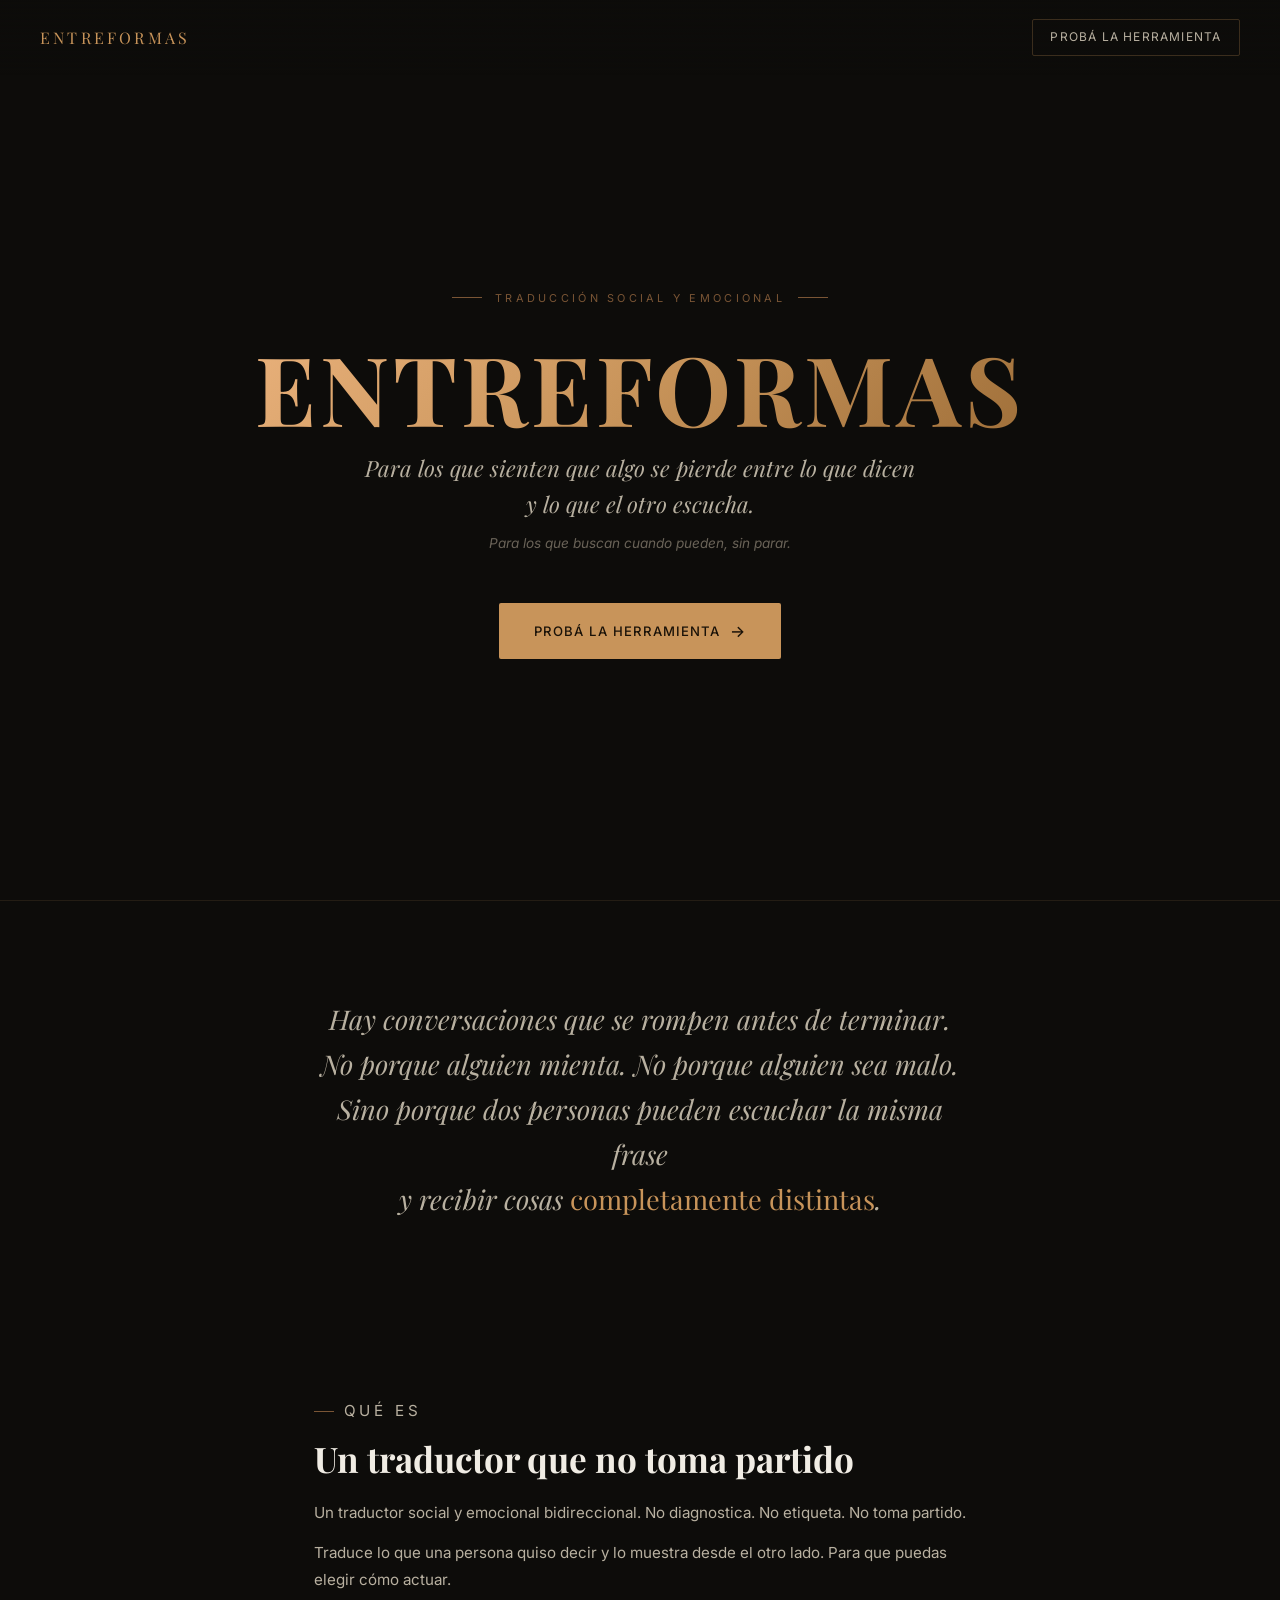
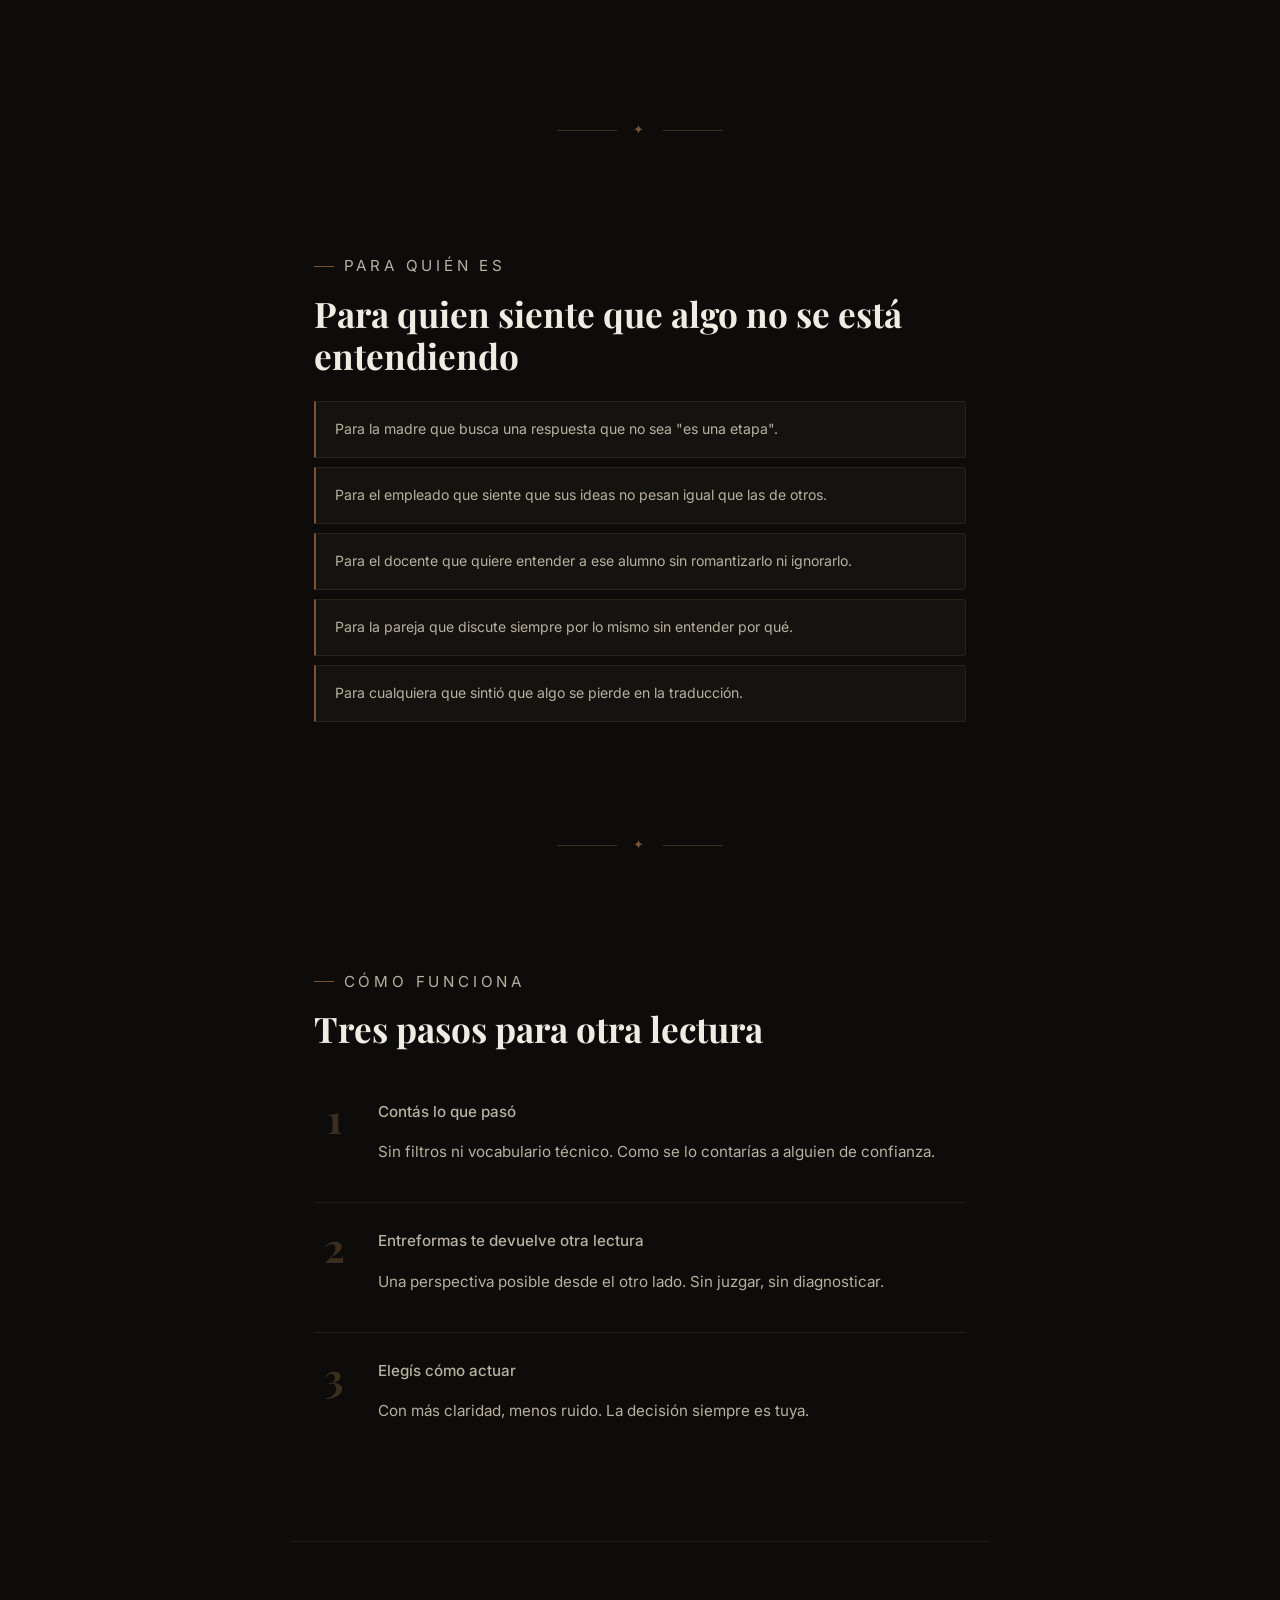
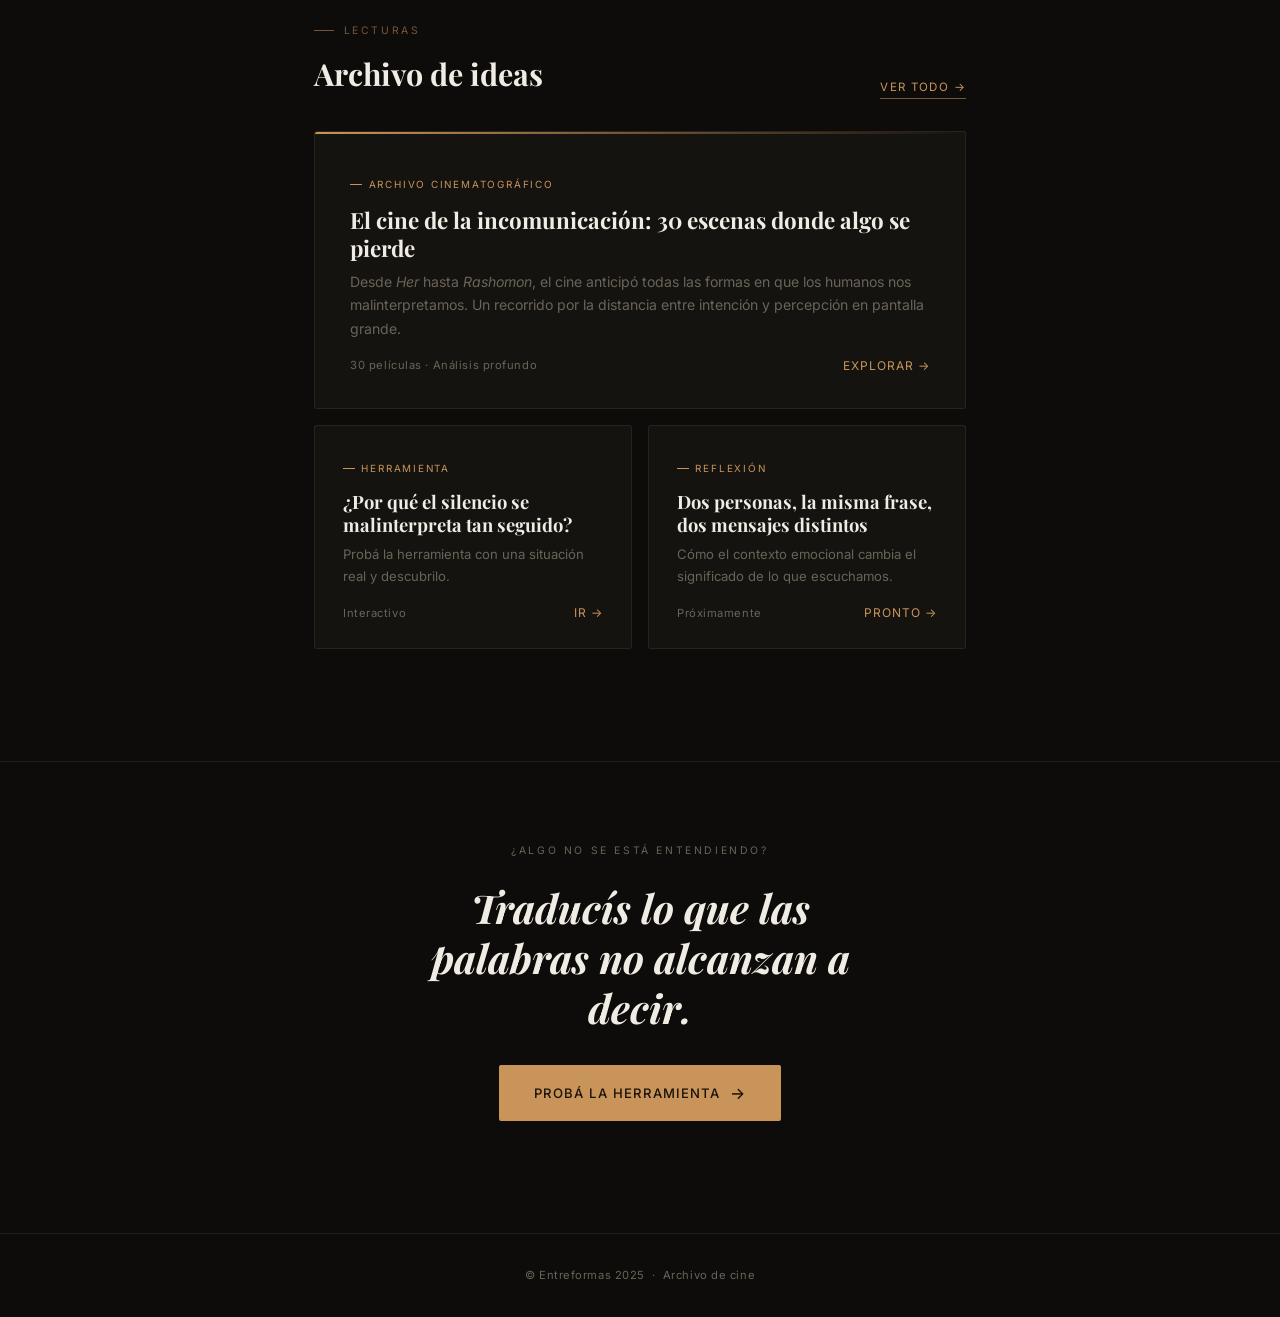
<file: index (3).html>
<!DOCTYPE html>
<html lang="es">
<head>
<meta charset="UTF-8">
<meta name="viewport" content="width=device-width, initial-scale=1.0">
<meta name="description" content="Entreformas — Un traductor social y emocional que ayuda a que personas con estilos de percepción diferentes se entiendan mejor.">
<title>Entreformas</title>
<link rel="preconnect" href="https://fonts.googleapis.com">
<link href="https://fonts.googleapis.com/css2?family=Playfair+Display:ital,wght@0,400;0,700;1,400;1,700&family=Inter:wght@300;400;500&display=swap" rel="stylesheet">
<style>
*,*::before,*::after{box-sizing:border-box;margin:0;padding:0}
:root{
  --bg:#0d0c0a;
  --bg2:#151310;
  --bg3:#1e1b16;
  --gold:#c8945a;
  --gold2:#e8b07a;
  --gold-dim:#7a5535;
  --ink:#f0ece4;
  --ink2:#b8b0a0;
  --ink3:#6a6358;
  --border:rgba(200,148,90,0.12);
  --border2:rgba(200,148,90,0.25);
}
html{scroll-behavior:smooth}
body{
  font-family:'Inter',sans-serif;
  background:var(--bg);
  color:var(--ink);
  line-height:1.7;
  overflow-x:hidden;
}
nav{
  position:fixed;top:0;left:0;right:0;z-index:100;
  padding:1.2rem 2.5rem;
  display:flex;align-items:center;justify-content:space-between;
  background:linear-gradient(to bottom,rgba(13,12,10,.95),transparent);
}
.nav-logo{
  font-family:'Playfair Display',serif;
  font-size:1rem;letter-spacing:.2em;text-transform:uppercase;
  color:var(--gold);text-decoration:none;font-weight:400;
}
.nav-cta{
  font-size:.75rem;letter-spacing:.1em;text-transform:uppercase;
  color:var(--ink2);text-decoration:none;
  border:1px solid var(--border2);
  padding:.45rem 1.1rem;border-radius:2px;
  transition:all .2s;
}
.nav-cta:hover{color:var(--gold);border-color:var(--gold)}
.hero{
  min-height:100vh;
  display:flex;flex-direction:column;
  align-items:center;justify-content:center;
  text-align:center;
  padding:8rem 1.5rem 5rem;
  position:relative;z-index:1;
}
.hero-pre{
  font-size:.68rem;letter-spacing:.3em;text-transform:uppercase;
  color:var(--gold-dim);margin-bottom:2rem;
  display:flex;align-items:center;gap:.8rem;
}
.hero-pre::before,.hero-pre::after{
  content:'';display:block;width:30px;height:1px;background:var(--gold-dim);
}
.hero h1{
  font-family:'Playfair Display',serif;
  font-size:clamp(3rem,8vw,6rem);
  font-weight:700;letter-spacing:.04em;line-height:1;
  margin-bottom:1rem;
  background:linear-gradient(135deg,#e8b07a 0%,#c8945a 50%,#a0703a 100%);
  -webkit-background-clip:text;-webkit-text-fill-color:transparent;background-clip:text;
}
.hero-tagline{
  font-family:'Playfair Display',serif;
  font-size:clamp(1rem,2.5vw,1.4rem);font-style:italic;
  color:var(--ink2);max-width:560px;line-height:1.6;margin-bottom:.6rem;
}
.hero-sub{font-size:.85rem;color:var(--ink3);margin-bottom:3rem;font-style:italic;}
.btn-primary{
  display:inline-flex;align-items:center;gap:.6rem;
  background:var(--gold);color:#1a1208;
  padding:.9rem 2.2rem;border-radius:2px;text-decoration:none;
  font-size:.82rem;font-weight:500;letter-spacing:.08em;text-transform:uppercase;
  transition:all .25s;
}
.btn-primary:hover{background:var(--gold2);transform:translateY(-1px);box-shadow:0 8px 30px rgba(200,148,90,.3)}
.btn-arrow{font-size:1rem;transition:transform .2s}
.btn-primary:hover .btn-arrow{transform:translateX(3px)}
.manifesto{
  padding:6rem 1.5rem;text-align:center;
  border-top:1px solid var(--border);
  position:relative;z-index:1;
}
.manifesto-text{
  font-family:'Playfair Display',serif;
  font-size:clamp(1.1rem,3vw,1.7rem);font-style:italic;
  color:var(--ink2);max-width:640px;margin:0 auto;line-height:1.65;
}
.manifesto-text em{color:var(--gold);font-style:normal}
.section{
  padding:5rem 1.5rem;max-width:700px;margin:0 auto;
  position:relative;z-index:1;
}
.section-eyebrow{
  font-size:.65rem;letter-spacing:.25em;text-transform:uppercase;
  color:var(--gold-dim);margin-bottom:1rem;
  display:flex;align-items:center;gap:.6rem;
}
.section-eyebrow::before{content:'';display:block;width:20px;height:1px;background:var(--gold-dim)}
.section h2{
  font-family:'Playfair Display',serif;
  font-size:clamp(1.6rem,4vw,2.2rem);font-weight:700;
  color:var(--ink);margin-bottom:1.2rem;line-height:1.2;
}
.section p{font-size:.95rem;color:var(--ink2);line-height:1.8;margin-bottom:.8rem;}
.for-who-grid{display:grid;grid-template-columns:1fr;gap:.6rem;margin-top:1.5rem;}
.for-who-item{
  padding:1rem 1.2rem;
  border:1px solid var(--border);border-left:2px solid var(--gold-dim);
  background:var(--bg2);font-size:.88rem;color:var(--ink2);line-height:1.6;
  transition:border-left-color .2s,background .2s;border-radius:0 3px 3px 0;
}
.for-who-item:hover{border-left-color:var(--gold);background:var(--bg3);color:var(--ink)}
.steps{display:flex;flex-direction:column;gap:0;margin-top:1.5rem}
.step{display:flex;gap:1.5rem;align-items:flex-start;padding:1.5rem 0;border-bottom:1px solid var(--border);}
.step:last-child{border-bottom:none}
.step-n{
  font-family:'Playfair Display',serif;font-size:2.5rem;font-weight:700;
  color:rgba(200,148,90,0.25);line-height:1;flex-shrink:0;width:2.5rem;text-align:center;
  transition:color .2s;
}
.step:hover .step-n{color:var(--gold)}
.step-title{font-size:.88rem;font-weight:500;color:var(--ink);margin-bottom:.2rem;}
.step-desc{font-size:.83rem;color:var(--ink3);line-height:1.65}
.ornament{
  text-align:center;padding:2rem 0;
  color:var(--gold-dim);font-size:.8rem;letter-spacing:.3em;
  position:relative;z-index:1;
}
.ornament::before,.ornament::after{
  content:'';display:inline-block;width:60px;height:1px;
  background:var(--border2);vertical-align:middle;margin:0 1rem;
}
.notas-section{
  padding:5rem 1.5rem 6rem;max-width:700px;margin:0 auto;
  position:relative;z-index:1;border-top:1px solid var(--border);
}
.notas-header{display:flex;align-items:flex-end;justify-content:space-between;margin-bottom:2rem;flex-wrap:wrap;gap:1rem;}
.notas-header h2{font-family:'Playfair Display',serif;font-size:clamp(1.4rem,3vw,1.9rem);font-weight:700;color:var(--ink);}
.notas-ver-todo{
  font-size:.72rem;letter-spacing:.12em;text-transform:uppercase;
  color:var(--gold);text-decoration:none;
  border-bottom:1px solid var(--gold-dim);padding-bottom:1px;transition:all .2s;
}
.notas-ver-todo:hover{color:var(--gold2);border-color:var(--gold2)}
.nota-card{
  display:block;text-decoration:none;
  border:1px solid var(--border);border-radius:3px;
  overflow:hidden;background:var(--bg2);
  transition:border-color .25s,transform .2s,box-shadow .2s;margin-bottom:1rem;
}
.nota-card:hover{border-color:var(--border2);transform:translateY(-2px);box-shadow:0 12px 40px rgba(0,0,0,.4);}
.nota-inner{padding:1.5rem 1.75rem}
.nota-tag{
  font-size:.62rem;letter-spacing:.18em;text-transform:uppercase;color:var(--gold);
  display:inline-flex;align-items:center;gap:.4rem;margin-bottom:.8rem;
}
.nota-tag::before{content:'';display:block;width:12px;height:1px;background:var(--gold)}
.nota-title{font-family:'Playfair Display',serif;font-size:1.15rem;font-weight:700;color:var(--ink);line-height:1.25;margin-bottom:.5rem;}
.nota-desc{font-size:.82rem;color:var(--ink3);line-height:1.65;margin-bottom:1rem;}
.nota-footer{display:flex;align-items:center;justify-content:space-between;}
.nota-meta{font-size:.7rem;color:var(--ink3);letter-spacing:.05em}
.nota-arrow{font-size:.75rem;color:var(--gold);letter-spacing:.08em;text-transform:uppercase;display:flex;align-items:center;gap:.4rem;transition:gap .2s;}
.nota-card:hover .nota-arrow{gap:.7rem}
.nota-card.featured .nota-inner{padding:2rem 2.2rem}
.nota-card.featured .nota-title{font-size:1.4rem}
.nota-card.featured .nota-desc{font-size:.88rem}
.nota-accent-bar{height:2px;background:linear-gradient(to right,var(--gold),transparent)}
.notas-grid{display:grid;grid-template-columns:repeat(auto-fit,minmax(280px,1fr));gap:1rem;margin-top:1rem;}
.cta-final{text-align:center;padding:5rem 1.5rem 7rem;position:relative;z-index:1;border-top:1px solid var(--border);}
.cta-final-eyebrow{font-size:.65rem;letter-spacing:.25em;text-transform:uppercase;color:var(--ink3);margin-bottom:1.5rem;}
.cta-final h2{font-family:'Playfair Display',serif;font-size:clamp(1.5rem,4vw,2.5rem);font-style:italic;color:var(--ink);max-width:500px;margin:0 auto 2rem;line-height:1.25;}
footer{text-align:center;padding:2rem;border-top:1px solid var(--border);font-size:.7rem;color:var(--ink3);letter-spacing:.05em;position:relative;z-index:1;}
footer a{color:var(--ink3);text-decoration:none}
footer a:hover{color:var(--gold)}
@media(max-width:600px){
  nav{padding:1rem 1.2rem}
  .section,.notas-section{padding:4rem 1.2rem}
  .nota-card.featured .nota-inner{padding:1.3rem 1.4rem}
  .nota-inner{padding:1.2rem 1.4rem}
}
</style>
</head>
<body>

<nav>
  <a href="/" class="nav-logo">Entreformas</a>
  <a href="https://chatgpt.com/g/g-6833831af1648191bcd5dc00207fd9cc-entreformas" class="nav-cta">Probá la herramienta</a>
</nav>

<section class="hero">
  <p class="hero-pre">Traducción social y emocional</p>
  <h1>ENTREFORMAS</h1>
  <p class="hero-tagline">Para los que sienten que algo se pierde entre lo que dicen y lo que el otro escucha.</p>
  <p class="hero-sub">Para los que buscan cuando pueden, sin parar.</p>
  <a href="https://chatgpt.com/g/g-6833831af1648191bcd5dc00207fd9cc-entreformas" class="btn-primary">
    Probá la herramienta <span class="btn-arrow">→</span>
  </a>
</section>

<div class="manifesto">
  <p class="manifesto-text">
    Hay conversaciones que se rompen antes de terminar.<br>
    No porque alguien mienta. No porque alguien sea malo.<br>
    Sino porque dos personas pueden escuchar la misma frase<br>
    y recibir cosas <em>completamente distintas</em>.
  </p>
</div>

<section class="section">
  <p class="section-eyebrow">Qué es</p>
  <h2>Un traductor que no toma partido</h2>
  <p>Un traductor social y emocional bidireccional. No diagnostica. No etiqueta. No toma partido.</p>
  <p>Traduce lo que una persona quiso decir y lo muestra desde el otro lado. Para que puedas elegir cómo actuar.</p>
</section>

<div class="ornament">✦</div>

<section class="section">
  <p class="section-eyebrow">Para quién es</p>
  <h2>Para quien siente que algo no se está entendiendo</h2>
  <div class="for-who-grid">
    <div class="for-who-item">Para la madre que busca una respuesta que no sea "es una etapa".</div>
    <div class="for-who-item">Para el empleado que siente que sus ideas no pesan igual que las de otros.</div>
    <div class="for-who-item">Para el docente que quiere entender a ese alumno sin romantizarlo ni ignorarlo.</div>
    <div class="for-who-item">Para la pareja que discute siempre por lo mismo sin entender por qué.</div>
    <div class="for-who-item">Para cualquiera que sintió que algo se pierde en la traducción.</div>
  </div>
</section>

<div class="ornament">✦</div>

<section class="section">
  <p class="section-eyebrow">Cómo funciona</p>
  <h2>Tres pasos para otra lectura</h2>
  <div class="steps">
    <div class="step">
      <span class="step-n">1</span>
      <div>
        <p class="step-title">Contás lo que pasó</p>
        <p class="step-desc">Sin filtros ni vocabulario técnico. Como se lo contarías a alguien de confianza.</p>
      </div>
    </div>
    <div class="step">
      <span class="step-n">2</span>
      <div>
        <p class="step-title">Entreformas te devuelve otra lectura</p>
        <p class="step-desc">Una perspectiva posible desde el otro lado. Sin juzgar, sin diagnosticar.</p>
      </div>
    </div>
    <div class="step">
      <span class="step-n">3</span>
      <div>
        <p class="step-title">Elegís cómo actuar</p>
        <p class="step-desc">Con más claridad, menos ruido. La decisión siempre es tuya.</p>
      </div>
    </div>
  </div>
</section>

<section class="notas-section">
  <div class="notas-header">
    <div>
      <p class="section-eyebrow" style="margin-bottom:.5rem">Lecturas</p>
      <h2>Archivo de ideas</h2>
    </div>
    <a href="/cine.html" class="notas-ver-todo">Ver todo →</a>
  </div>

  <a href="/cine.html" class="nota-card featured">
    <div class="nota-accent-bar"></div>
    <div class="nota-inner">
      <p class="nota-tag">Archivo cinematográfico</p>
      <p class="nota-title">El cine de la incomunicación: 30 escenas donde algo se pierde</p>
      <p class="nota-desc">Desde <em>Her</em> hasta <em>Rashomon</em>, el cine anticipó todas las formas en que los humanos nos malinterpretamos. Un recorrido por la distancia entre intención y percepción en pantalla grande.</p>
      <div class="nota-footer">
        <span class="nota-meta">30 películas · Análisis profundo</span>
        <span class="nota-arrow">Explorar →</span>
      </div>
    </div>
  </a>

  <div class="notas-grid">
    <a href="https://chatgpt.com/g/g-6833831af1648191bcd5dc00207fd9cc-entreformas" class="nota-card">
      <div class="nota-inner">
        <p class="nota-tag">Herramienta</p>
        <p class="nota-title">¿Por qué el silencio se malinterpreta tan seguido?</p>
        <p class="nota-desc">Probá la herramienta con una situación real y descubrilo.</p>
        <div class="nota-footer">
          <span class="nota-meta">Interactivo</span>
          <span class="nota-arrow">Ir →</span>
        </div>
      </div>
    </a>
    <a href="https://chatgpt.com/g/g-6833831af1648191bcd5dc00207fd9cc-entreformas" class="nota-card">
      <div class="nota-inner">
        <p class="nota-tag">Reflexión</p>
        <p class="nota-title">Dos personas, la misma frase, dos mensajes distintos</p>
        <p class="nota-desc">Cómo el contexto emocional cambia el significado de lo que escuchamos.</p>
        <div class="nota-footer">
          <span class="nota-meta">Próximamente</span>
          <span class="nota-arrow">Pronto →</span>
        </div>
      </div>
    </a>
  </div>
</section>

<div class="cta-final">
  <p class="cta-final-eyebrow">¿Algo no se está entendiendo?</p>
  <h2>Traducís lo que las palabras no alcanzan a decir.</h2>
  <a href="https://chatgpt.com/g/g-6833831af1648191bcd5dc00207fd9cc-entreformas" class="btn-primary">
    Probá la herramienta <span class="btn-arrow">→</span>
  </a>
</div>

<footer>
  <p>© Entreformas 2025 &nbsp;·&nbsp; <a href="/cine.html">Archivo de cine</a></p>
</footer>

</body>
</html>
</file>
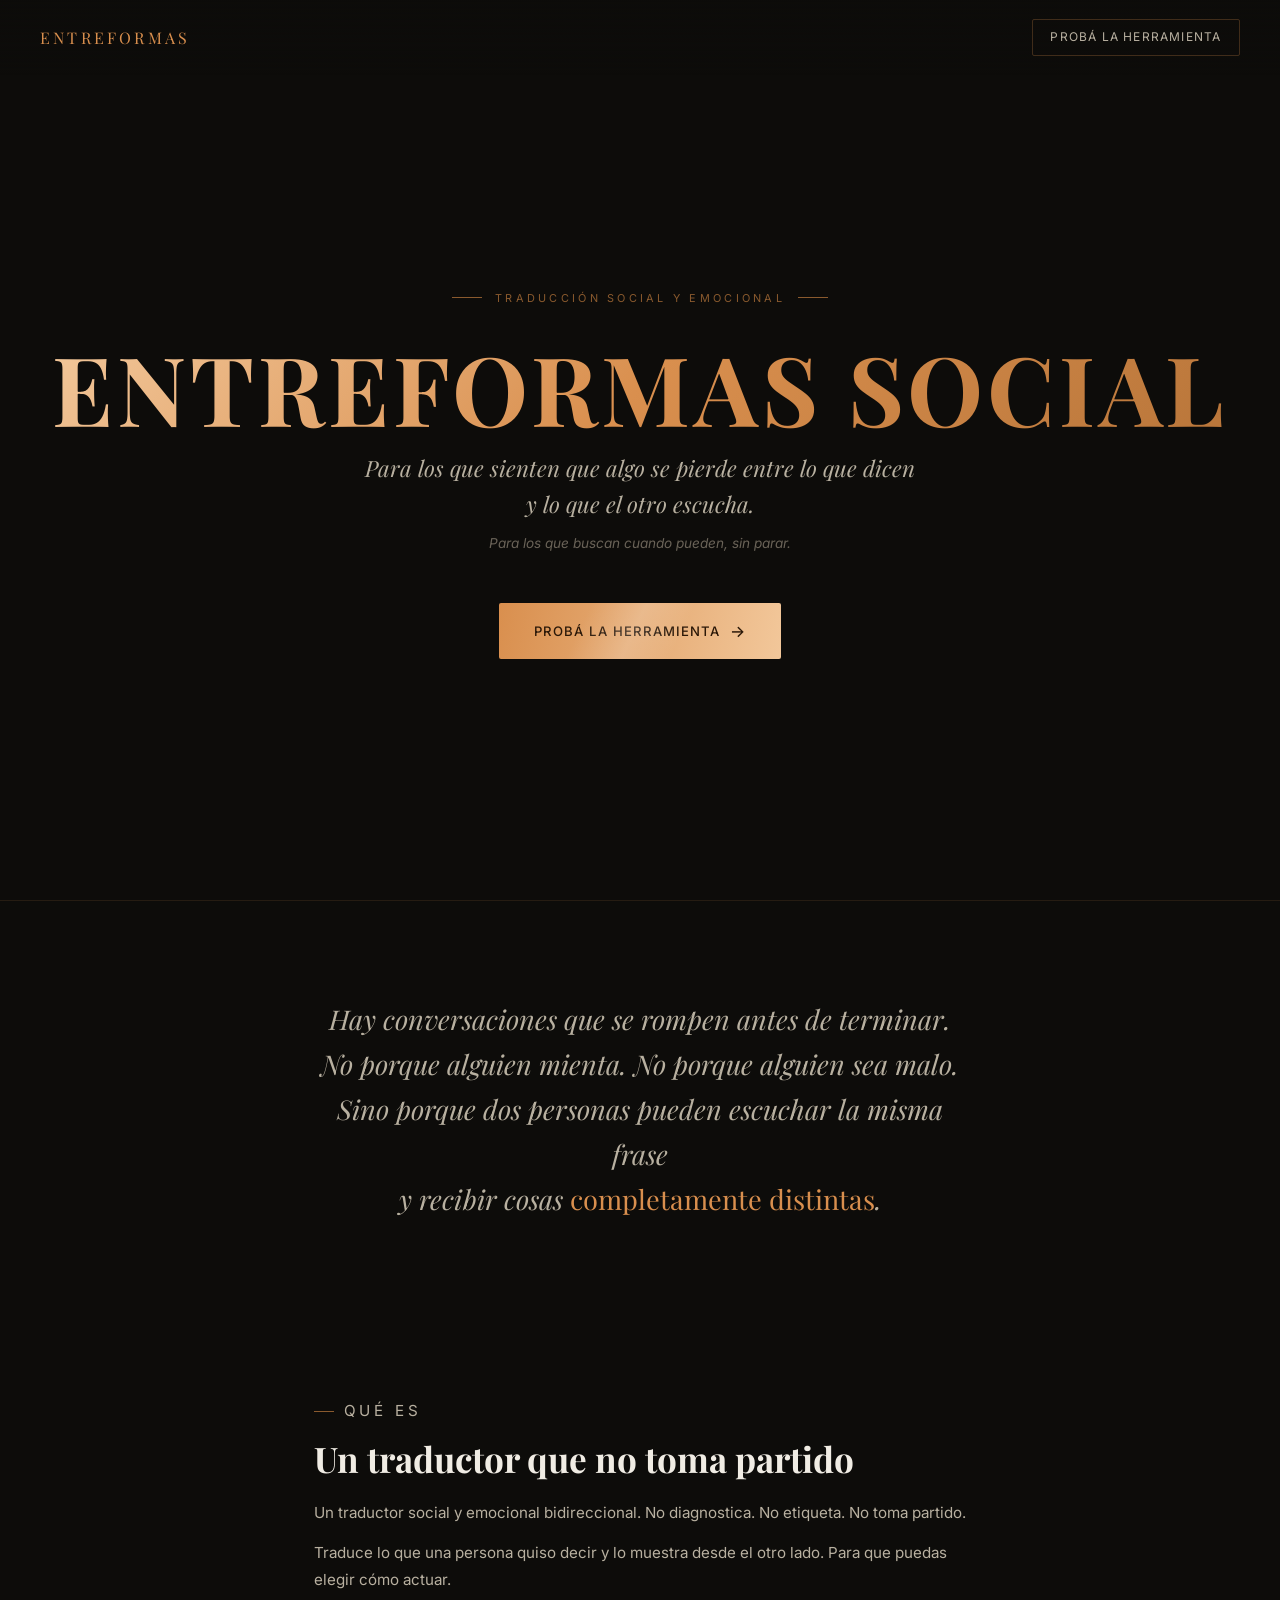
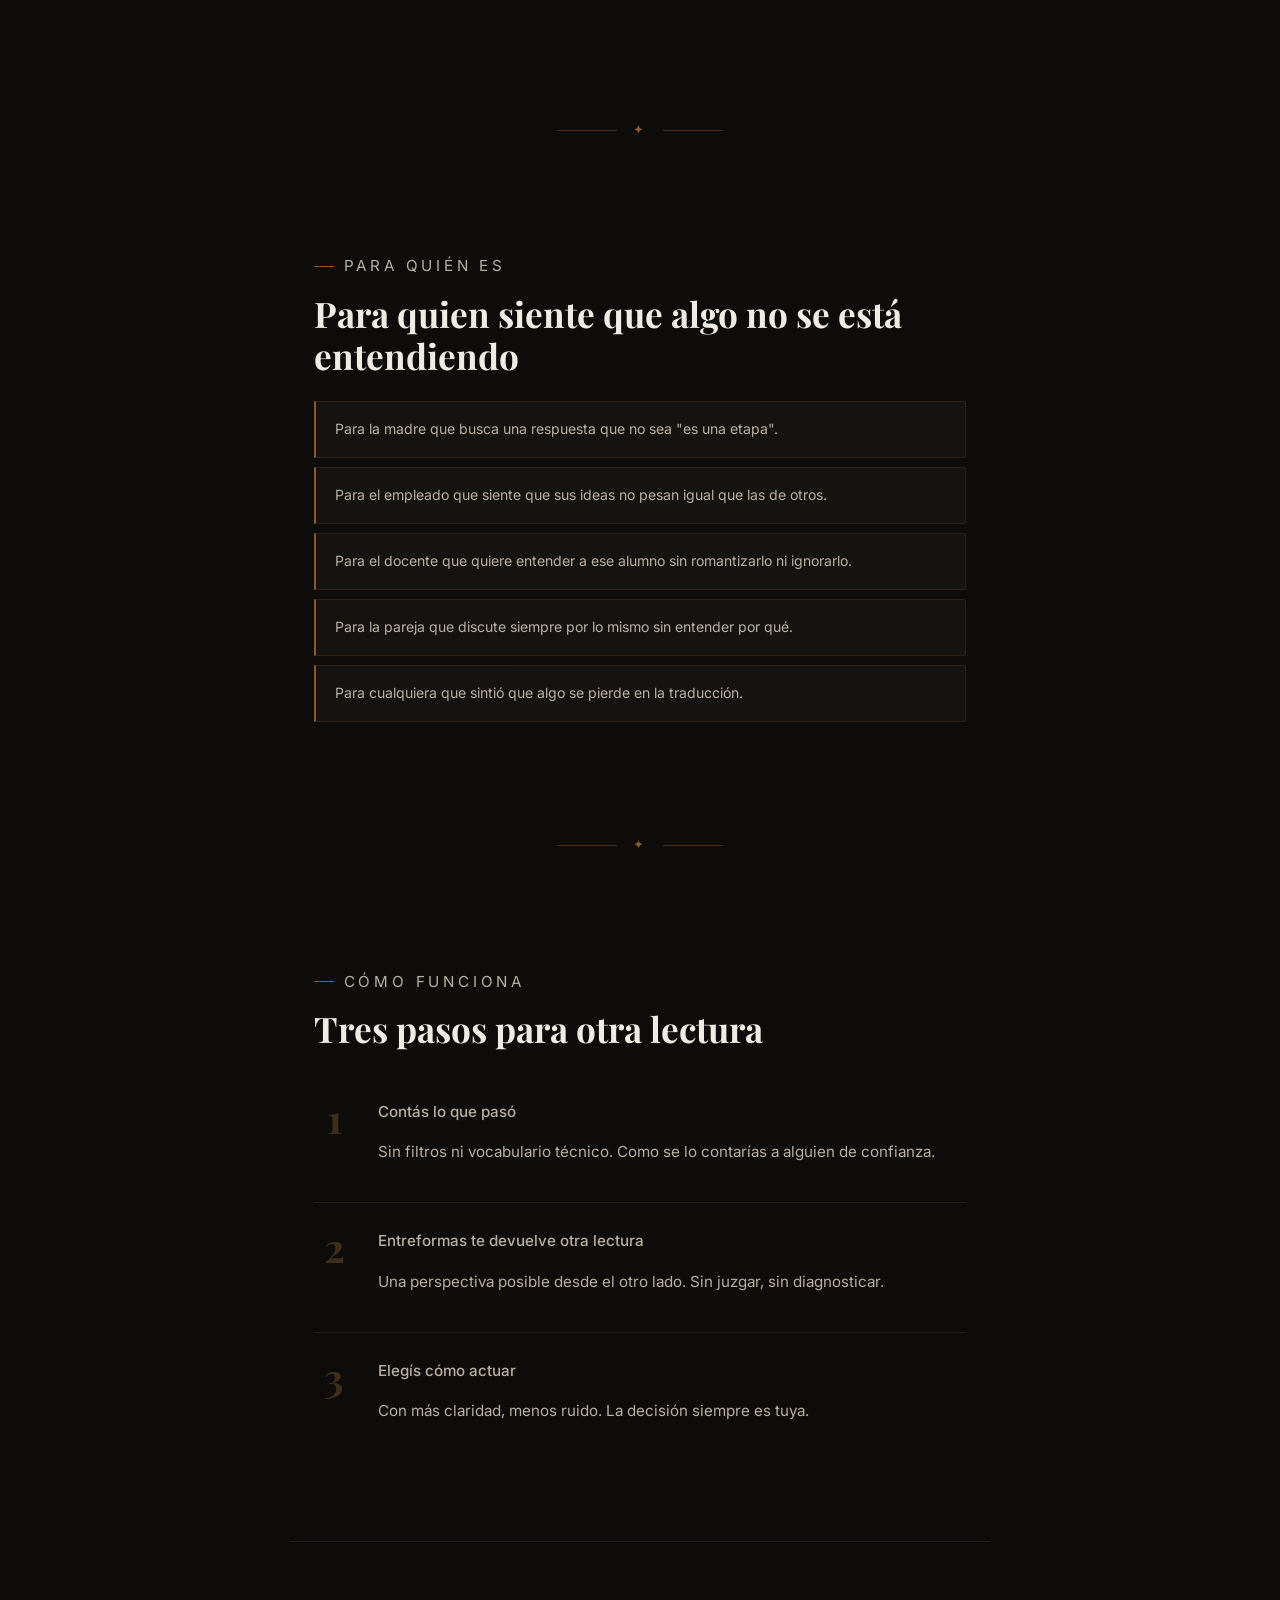
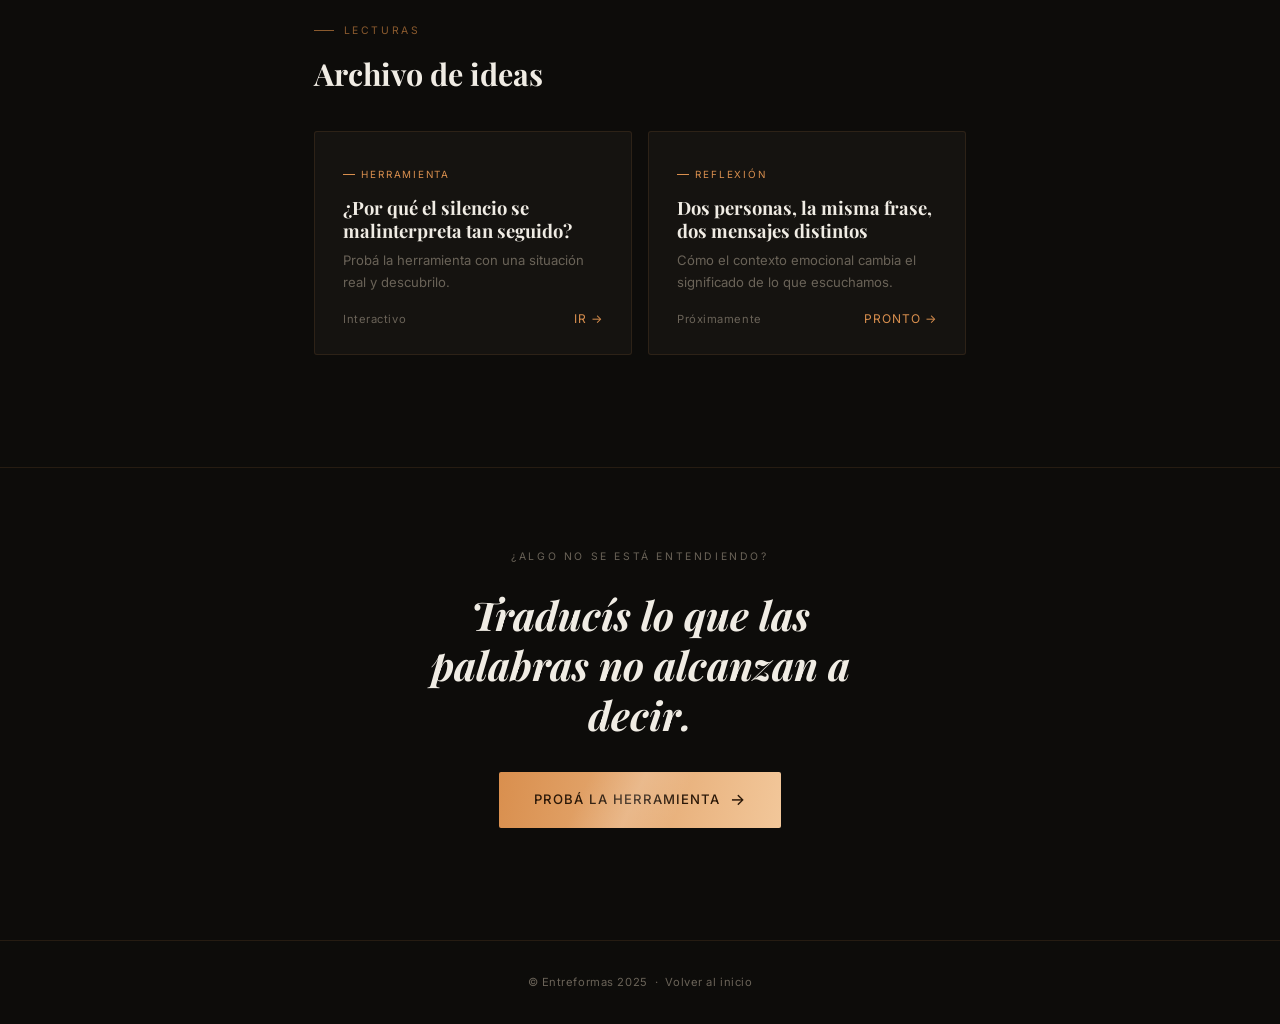
<file: social.html>
<!DOCTYPE html>
<html lang="es">
<head>
<meta charset="UTF-8">
<meta name="viewport" content="width=device-width, initial-scale=1.0">
<meta name="description" content="Entreformas Social — Un traductor social y emocional que ayuda a que personas con estilos de percepción diferentes se entiendan mejor.">
<title>Entreformas Social</title>
<link rel="preconnect" href="https://fonts.googleapis.com">
<link href="https://fonts.googleapis.com/css2?family=Playfair+Display:ital,wght@0,400;0,700;1,400;1,700&family=Inter:wght@300;400;500&display=swap" rel="stylesheet">
<link rel="stylesheet" href="/styles.css">
<style>
:root{
  --gold:#d98f4e;
  --gold2:#f2c79a;
  --gold-dim:#8a5a2e;
  --gold-deep:#b9763a;
  --gold-shadow:rgba(217,143,78,0.3);
  --gold-ink:#2b1808;
  --border:rgba(217,143,78,0.12);
  --border2:rgba(217,143,78,0.25);
}
</style>
</head>
<body>

<nav>
  <a href="/" class="nav-logo">Entreformas</a>
  <a href="https://chatgpt.com/g/g-6833831af1648191bcd5dc00207fd9cc-entreformas" class="nav-cta">Probá la herramienta</a>
</nav>

<section class="hero">
  <p class="hero-pre">Traducción social y emocional</p>
  <h1>ENTREFORMAS SOCIAL</h1>
  <p class="hero-tagline">Para los que sienten que algo se pierde entre lo que dicen y lo que el otro escucha.</p>
  <p class="hero-sub">Para los que buscan cuando pueden, sin parar.</p>
  <a href="https://chatgpt.com/g/g-6833831af1648191bcd5dc00207fd9cc-entreformas" class="btn-primary">
    Probá la herramienta <span class="btn-arrow">→</span>
  </a>
</section>

<div class="manifesto">
  <p class="manifesto-text">
    Hay conversaciones que se rompen antes de terminar.<br>
    No porque alguien mienta. No porque alguien sea malo.<br>
    Sino porque dos personas pueden escuchar la misma frase<br>
    y recibir cosas <em>completamente distintas</em>.
  </p>
</div>

<section class="section">
  <p class="section-eyebrow">Qué es</p>
  <h2>Un traductor que no toma partido</h2>
  <p>Un traductor social y emocional bidireccional. No diagnostica. No etiqueta. No toma partido.</p>
  <p>Traduce lo que una persona quiso decir y lo muestra desde el otro lado. Para que puedas elegir cómo actuar.</p>
</section>

<div class="ornament">✦</div>

<section class="section">
  <p class="section-eyebrow">Para quién es</p>
  <h2>Para quien siente que algo no se está entendiendo</h2>
  <div class="for-who-grid">
    <div class="for-who-item">Para la madre que busca una respuesta que no sea "es una etapa".</div>
    <div class="for-who-item">Para el empleado que siente que sus ideas no pesan igual que las de otros.</div>
    <div class="for-who-item">Para el docente que quiere entender a ese alumno sin romantizarlo ni ignorarlo.</div>
    <div class="for-who-item">Para la pareja que discute siempre por lo mismo sin entender por qué.</div>
    <div class="for-who-item">Para cualquiera que sintió que algo se pierde en la traducción.</div>
  </div>
</section>

<div class="ornament">✦</div>

<section class="section">
  <p class="section-eyebrow">Cómo funciona</p>
  <h2>Tres pasos para otra lectura</h2>
  <div class="steps">
    <div class="step">
      <span class="step-n">1</span>
      <div>
        <p class="step-title">Contás lo que pasó</p>
        <p class="step-desc">Sin filtros ni vocabulario técnico. Como se lo contarías a alguien de confianza.</p>
      </div>
    </div>
    <div class="step">
      <span class="step-n">2</span>
      <div>
        <p class="step-title">Entreformas te devuelve otra lectura</p>
        <p class="step-desc">Una perspectiva posible desde el otro lado. Sin juzgar, sin diagnosticar.</p>
      </div>
    </div>
    <div class="step">
      <span class="step-n">3</span>
      <div>
        <p class="step-title">Elegís cómo actuar</p>
        <p class="step-desc">Con más claridad, menos ruido. La decisión siempre es tuya.</p>
      </div>
    </div>
  </div>
</section>

<section class="notas-section">
  <div class="notas-header">
    <div>
      <p class="section-eyebrow" style="margin-bottom:.5rem">Lecturas</p>
      <h2>Archivo de ideas</h2>
    </div>
  </div>

  <div class="notas-grid">
    <a href="https://chatgpt.com/g/g-6833831af1648191bcd5dc00207fd9cc-entreformas" class="nota-card">
      <div class="nota-inner">
        <p class="nota-tag">Herramienta</p>
        <p class="nota-title">¿Por qué el silencio se malinterpreta tan seguido?</p>
        <p class="nota-desc">Probá la herramienta con una situación real y descubrilo.</p>
        <div class="nota-footer">
          <span class="nota-meta">Interactivo</span>
          <span class="nota-arrow">Ir →</span>
        </div>
      </div>
    </a>
    <a href="https://chatgpt.com/g/g-6833831af1648191bcd5dc00207fd9cc-entreformas" class="nota-card">
      <div class="nota-inner">
        <p class="nota-tag">Reflexión</p>
        <p class="nota-title">Dos personas, la misma frase, dos mensajes distintos</p>
        <p class="nota-desc">Cómo el contexto emocional cambia el significado de lo que escuchamos.</p>
        <div class="nota-footer">
          <span class="nota-meta">Próximamente</span>
          <span class="nota-arrow">Pronto →</span>
        </div>
      </div>
    </a>
  </div>
</section>

<div class="cta-final">
  <p class="cta-final-eyebrow">¿Algo no se está entendiendo?</p>
  <h2>Traducís lo que las palabras no alcanzan a decir.</h2>
  <a href="https://chatgpt.com/g/g-6833831af1648191bcd5dc00207fd9cc-entreformas" class="btn-primary">
    Probá la herramienta <span class="btn-arrow">→</span>
  </a>
</div>

<footer>
  <p>© Entreformas 2025 &nbsp;·&nbsp; <a href="/">Volver al inicio</a></p>
</footer>

</body>
</html>
</file>
<file: styles.css>
*,*::before,*::after{box-sizing:border-box;margin:0;padding:0}
:root{
  --bg:#0d0c0a;
  --bg2:#151310;
  --bg3:#1e1b16;
  --gold:#c8945a;
  --gold2:#e8b07a;
  --gold-dim:#7a5535;
  --gold-deep:#a0703a;
  --gold-shadow:rgba(200,148,90,0.3);
  --gold-ink:#1a1208;
  --ink:#f0ece4;
  --ink2:#b8b0a0;
  --ink3:#6a6358;
  --border:rgba(200,148,90,0.12);
  --border2:rgba(200,148,90,0.25);
}
html{scroll-behavior:smooth}
body{
  font-family:'Inter',sans-serif;
  background:var(--bg);
  color:var(--ink);
  line-height:1.7;
  overflow-x:hidden;
}
nav{
  position:fixed;top:0;left:0;right:0;z-index:100;
  padding:1.2rem 2.5rem;
  display:flex;align-items:center;justify-content:space-between;
  background:linear-gradient(to bottom,rgba(13,12,10,.95),transparent);
}
.nav-logo{
  font-family:'Playfair Display',serif;
  font-size:1rem;letter-spacing:.2em;text-transform:uppercase;
  color:var(--gold);text-decoration:none;font-weight:400;
}
.nav-cta{
  font-size:.75rem;letter-spacing:.1em;text-transform:uppercase;
  color:var(--ink2);text-decoration:none;
  border:1px solid var(--border2);
  padding:.45rem 1.1rem;border-radius:2px;
  transition:all .2s;
}
.nav-cta:hover{color:var(--gold);border-color:var(--gold)}
.hero{
  min-height:100vh;
  display:flex;flex-direction:column;
  align-items:center;justify-content:center;
  text-align:center;
  padding:8rem 1.5rem 5rem;
  position:relative;z-index:1;
}
.hero-pre{
  font-size:.68rem;letter-spacing:.3em;text-transform:uppercase;
  color:var(--gold-dim);margin-bottom:2rem;
  display:flex;align-items:center;gap:.8rem;
}
.hero-pre::before,.hero-pre::after{
  content:'';display:block;width:30px;height:1px;background:var(--gold-dim);
}
.hero h1{
  font-family:'Playfair Display',serif;
  font-size:clamp(3rem,8vw,6rem);
  font-weight:700;letter-spacing:.04em;line-height:1;
  margin-bottom:1rem;
  background:linear-gradient(135deg,var(--gold2) 0%,var(--gold) 50%,var(--gold-deep) 100%);
  -webkit-background-clip:text;-webkit-text-fill-color:transparent;background-clip:text;
}
.hero-tagline{
  font-family:'Playfair Display',serif;
  font-size:clamp(1rem,2.5vw,1.4rem);font-style:italic;
  color:var(--ink2);max-width:560px;line-height:1.6;margin-bottom:.6rem;
}
.hero-sub{font-size:.85rem;color:var(--ink3);margin-bottom:3rem;font-style:italic;}
.btn-primary{
  position:relative;overflow:hidden;
  display:inline-flex;align-items:center;gap:.6rem;
  background:linear-gradient(100deg,var(--gold),var(--gold2));color:var(--gold-ink);
  padding:.9rem 2.2rem;border-radius:2px;text-decoration:none;
  font-size:.82rem;font-weight:500;letter-spacing:.08em;text-transform:uppercase;
  transition:all .25s;
}
.btn-primary::before{
  content:'';position:absolute;inset:0;
  background:linear-gradient(115deg,transparent 30%,rgba(255,255,255,.18) 48%,transparent 64%);
  pointer-events:none;
}
.btn-primary:hover{transform:translateY(-1px);box-shadow:0 8px 30px var(--gold-shadow)}
.btn-arrow{font-size:1rem;transition:transform .2s}
.btn-primary:hover .btn-arrow{transform:translateX(3px)}
.manifesto{
  padding:6rem 1.5rem;text-align:center;
  border-top:1px solid var(--border);
  position:relative;z-index:1;
}
.manifesto-text{
  font-family:'Playfair Display',serif;
  font-size:clamp(1.1rem,3vw,1.7rem);font-style:italic;
  color:var(--ink2);max-width:640px;margin:0 auto;line-height:1.65;
}
.manifesto-text em{color:var(--gold);font-style:normal}
.section{
  padding:5rem 1.5rem;max-width:700px;margin:0 auto;
  position:relative;z-index:1;
}
.section-eyebrow{
  font-size:.65rem;letter-spacing:.25em;text-transform:uppercase;
  color:var(--gold-dim);margin-bottom:1rem;
  display:flex;align-items:center;gap:.6rem;
}
.section-eyebrow::before{content:'';display:block;width:20px;height:1px;background:var(--gold-dim)}
.section h2{
  font-family:'Playfair Display',serif;
  font-size:clamp(1.6rem,4vw,2.2rem);font-weight:700;
  color:var(--ink);margin-bottom:1.2rem;line-height:1.2;
}
.section p{font-size:.95rem;color:var(--ink2);line-height:1.8;margin-bottom:.8rem;}
.for-who-grid{display:grid;grid-template-columns:1fr;gap:.6rem;margin-top:1.5rem;}
.for-who-item{
  padding:1rem 1.2rem;
  border:1px solid var(--border);border-left:2px solid var(--gold-dim);
  background:var(--bg2);font-size:.88rem;color:var(--ink2);line-height:1.6;
  transition:border-left-color .2s,background .2s;border-radius:0 3px 3px 0;
}
.for-who-item:hover{border-left-color:var(--gold);background:var(--bg3);color:var(--ink)}
.steps{display:flex;flex-direction:column;gap:0;margin-top:1.5rem}
.step{display:flex;gap:1.5rem;align-items:flex-start;padding:1.5rem 0;border-bottom:1px solid var(--border);}
.step:last-child{border-bottom:none}
.step-n{
  font-family:'Playfair Display',serif;font-size:2.5rem;font-weight:700;
  color:var(--border2);line-height:1;flex-shrink:0;width:2.5rem;text-align:center;
  transition:color .2s;
}
.step:hover .step-n{color:var(--gold)}
.step-title{font-size:.88rem;font-weight:500;color:var(--ink);margin-bottom:.2rem;}
.step-desc{font-size:.83rem;color:var(--ink3);line-height:1.65}
.ornament{
  text-align:center;padding:2rem 0;
  color:var(--gold-dim);font-size:.8rem;letter-spacing:.3em;
  position:relative;z-index:1;
}
.ornament::before,.ornament::after{
  content:'';display:inline-block;width:60px;height:1px;
  background:var(--border2);vertical-align:middle;margin:0 1rem;
}
.notas-section{
  padding:5rem 1.5rem 6rem;max-width:700px;margin:0 auto;
  position:relative;z-index:1;border-top:1px solid var(--border);
}
.notas-header{display:flex;align-items:flex-end;justify-content:space-between;margin-bottom:2rem;flex-wrap:wrap;gap:1rem;}
.notas-header h2{font-family:'Playfair Display',serif;font-size:clamp(1.4rem,3vw,1.9rem);font-weight:700;color:var(--ink);}
.notas-ver-todo{
  font-size:.72rem;letter-spacing:.12em;text-transform:uppercase;
  color:var(--gold);text-decoration:none;
  border-bottom:1px solid var(--gold-dim);padding-bottom:1px;transition:all .2s;
}
.notas-ver-todo:hover{color:var(--gold2);border-color:var(--gold2)}
.nota-card{
  display:block;text-decoration:none;
  border:1px solid var(--border);border-radius:3px;
  overflow:hidden;background:var(--bg2);
  transition:border-color .25s,transform .2s,box-shadow .2s;margin-bottom:1rem;
}
.nota-card:hover{border-color:var(--border2);transform:translateY(-2px);box-shadow:0 12px 40px rgba(0,0,0,.4);}
.nota-inner{padding:1.5rem 1.75rem}
.nota-tag{
  font-size:.62rem;letter-spacing:.18em;text-transform:uppercase;color:var(--gold);
  display:inline-flex;align-items:center;gap:.4rem;margin-bottom:.8rem;
}
.nota-tag::before{content:'';display:block;width:12px;height:1px;background:var(--gold)}
.nota-title{font-family:'Playfair Display',serif;font-size:1.15rem;font-weight:700;color:var(--ink);line-height:1.25;margin-bottom:.5rem;}
.nota-desc{font-size:.82rem;color:var(--ink3);line-height:1.65;margin-bottom:1rem;}
.nota-footer{display:flex;align-items:center;justify-content:space-between;}
.nota-meta{font-size:.7rem;color:var(--ink3);letter-spacing:.05em}
.nota-arrow{font-size:.75rem;color:var(--gold);letter-spacing:.08em;text-transform:uppercase;display:flex;align-items:center;gap:.4rem;transition:gap .2s;}
.nota-card:hover .nota-arrow{gap:.7rem}
.nota-card.featured .nota-inner{padding:2rem 2.2rem}
.nota-card.featured .nota-title{font-size:1.4rem}
.nota-card.featured .nota-desc{font-size:.88rem}
.nota-accent-bar{height:2px;background:linear-gradient(to right,var(--gold),transparent)}
.notas-grid{display:grid;grid-template-columns:repeat(auto-fit,minmax(280px,1fr));gap:1rem;margin-top:1rem;}
.cta-final{text-align:center;padding:5rem 1.5rem 7rem;position:relative;z-index:1;border-top:1px solid var(--border);}
.cta-final-eyebrow{font-size:.65rem;letter-spacing:.25em;text-transform:uppercase;color:var(--ink3);margin-bottom:1.5rem;}
.cta-final h2{font-family:'Playfair Display',serif;font-size:clamp(1.5rem,4vw,2.5rem);font-style:italic;color:var(--ink);max-width:500px;margin:0 auto 2rem;line-height:1.25;}
footer{text-align:center;padding:2rem;border-top:1px solid var(--border);font-size:.7rem;color:var(--ink3);letter-spacing:.05em;position:relative;z-index:1;}
footer a{color:var(--ink3);text-decoration:none}
footer a:hover{color:var(--gold)}
@media(max-width:600px){
  nav{padding:1rem 1.2rem}
  .section,.notas-section{padding:4rem 1.2rem}
  .nota-card.featured .nota-inner{padding:1.3rem 1.4rem}
  .nota-inner{padding:1.2rem 1.4rem}
}

/* === Hub: tarjetas de producto (Social / EDU) === */
.product-grid{display:grid;grid-template-columns:repeat(2,1fr);gap:1.2rem;margin-top:2rem;}
.product-card{position:relative;display:block;text-decoration:none;border:1px solid var(--border);border-radius:4px;background:var(--bg2);padding:2.2rem 2rem;transition:border-color .25s,transform .2s,box-shadow .2s;}
.product-card:hover{transform:translateY(-3px);}
.product-title{font-family:'Playfair Display',serif;font-size:1.5rem;font-weight:700;color:var(--ink);margin-bottom:.6rem;}
.product-desc{font-size:.9rem;color:var(--ink2);line-height:1.7;margin-bottom:1.6rem;}

/* Acento cálido satinado — Entreformas Social */
.product-card.is-social{border-color:rgba(217,143,78,.18);}
.product-card.is-social:hover{border-color:rgba(217,143,78,.45);box-shadow:0 14px 40px rgba(217,143,78,.15);}
.product-card.is-social .nota-tag{color:#e3a766;}

/* Acento frío satinado — Entreformas EDU */
.product-card.is-edu{border-color:rgba(79,179,191,.18);}
.product-card.is-edu:hover{border-color:rgba(79,179,191,.45);box-shadow:0 14px 40px rgba(79,179,191,.15);}
.product-card.is-edu .nota-tag{color:#5bc4c9;}

/* Botón satinado: degradé + brillo diagonal, dos variantes de color */
.product-btn{
  position:relative;overflow:hidden;display:inline-flex;align-items:center;gap:.4rem;
  padding:.55rem 1.2rem;border-radius:2px;
  font-size:.72rem;letter-spacing:.08em;text-transform:uppercase;font-weight:500;
}
.product-btn::before{
  content:'';position:absolute;inset:0;
  background:linear-gradient(115deg,transparent 30%,rgba(255,255,255,.18) 48%,transparent 64%);
  pointer-events:none;
}
.product-btn.social{background:linear-gradient(100deg,#d98f4e,#f2c79a);color:#2b1808;}
.product-btn.edu{background:linear-gradient(100deg,#4fb3bf,#8fe3d8);color:#06262a;}

@media(max-width:700px){
  .product-grid{grid-template-columns:1fr;}
}

/* === Página EDU: variante de mapeo de modos === */
.modo-table{width:100%;border-collapse:collapse;margin-top:1.5rem;font-size:.85rem;}
.modo-table td,.modo-table th{padding:.7rem .9rem;border-bottom:1px solid var(--border);text-align:left;color:var(--ink2);}
.modo-table th{color:var(--gold);font-size:.7rem;letter-spacing:.08em;text-transform:uppercase;font-weight:500;}
.modo-table tr:last-child td{border-bottom:none;}
.btn-disabled{
  display:inline-flex;align-items:center;gap:.6rem;
  background:transparent;color:var(--ink3);border:1px solid var(--border2);
  padding:.85rem 2.1rem;border-radius:2px;text-decoration:none;
  font-size:.82rem;font-weight:500;letter-spacing:.08em;text-transform:uppercase;
  transition:all .25s;
}
.btn-disabled:hover{color:var(--gold);border-color:var(--gold);}
</file>
